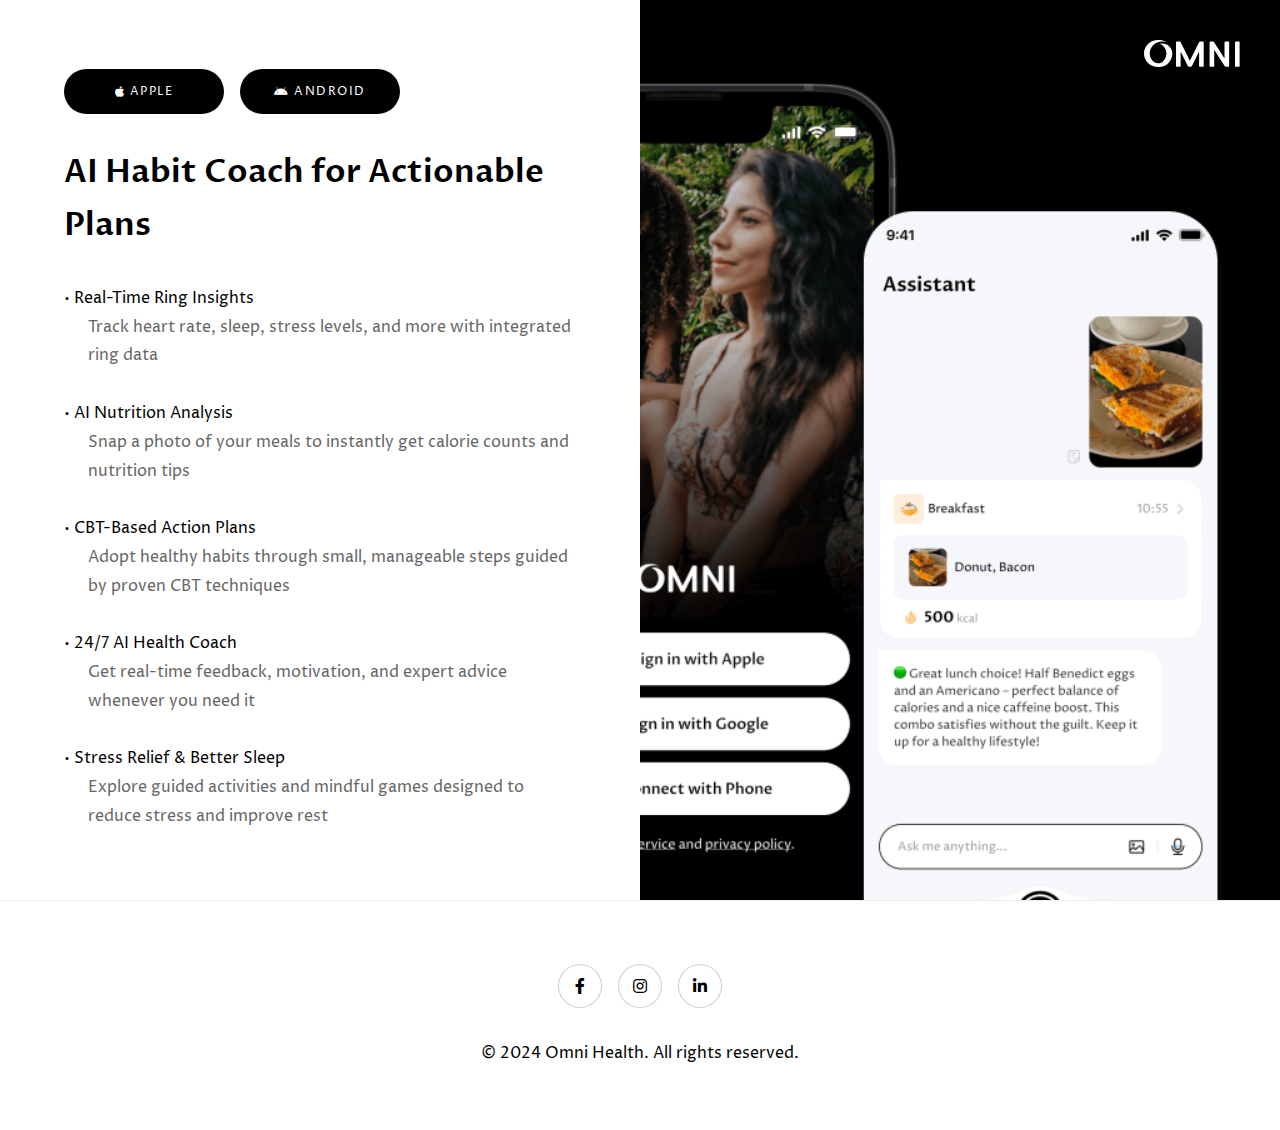
<file: app.html>
<!DOCTYPE HTML>
<html>
<head>
    <title>Omni Health - App Download</title>
    <meta charset="utf-8" />
    <meta name="viewport" content="width=device-width, initial-scale=1, user-scalable=no" />
    <link rel="stylesheet" href="assets/sass/main.css" />
    <link rel="stylesheet" href="assets/sass/fontawesome-all.min.css" />
    <noscript>
        <link rel="stylesheet" href="assets/sass/noscript.css" />
    </noscript>
    <style>
        @media screen and (max-width: 736px) {
            .banner h1 {
                font-size: 2em !important;
            }
        }
        .banner .content p {
            text-align: left;
        }
    </style>
</head>

<body class="is-preload">
    <!-- Wrapper -->
    <div id="wrapper" class="divided">
        <!-- Main Section -->
        <section class="banner style1 orient-left content-align-left image-position-right fullscreen onload-image-fade-in onload-content-fade-right">
            <div class="content">
                <div class="download-buttons" style="display: flex; gap: 1rem; margin-bottom: 2rem;">
                    <a id="apple-download-btn" href="https://apps.apple.com/us/app/omni-health-weight-wellness/id6612026553" class="button primary big" style="min-width: 160px; padding: 0 1.5rem; display: inline-flex; align-items: center; justify-content: center; text-decoration: none;">
                        <i class="fab fa-apple"></i>&nbsp;Apple
                    </a>
                    <a id="android-download-btn" href="https://play.google.com/store/apps/details?id=com.omnihealth.international&pli=1" class="button primary big" style="min-width: 160px; padding: 0 1.5rem; display: inline-flex; align-items: center; justify-content: center; text-decoration: none;">
                        <i class="fab fa-android"></i>&nbsp;Android
                    </a>
                </div>
                <p class="major" style="font-weight: 600; font-size: 2em;">AI Habit Coach for Actionable Plans</p>
                <p style="line-height: 1.8;">
                    <strong>• Real-Time Ring Insights</strong><br>
                    <span style="margin-left: 1.5em; color: #666; display: block;">Track heart rate, sleep, stress levels, and more with integrated ring data</span><br>
                    <strong>• AI Nutrition Analysis</strong><br>
                    <span style="margin-left: 1.5em; color: #666; display: block;">Snap a photo of your meals to instantly get calorie counts and nutrition tips</span><br>
                    <strong>• CBT-Based Action Plans</strong><br>
                    <span style="margin-left: 1.5em; color: #666; display: block;">Adopt healthy habits through small, manageable steps guided by proven CBT techniques</span><br>
                    <strong>• 24/7 AI Health Coach</strong><br>
                    <span style="margin-left: 1.5em; color: #666; display: block;">Get real-time feedback, motivation, and expert advice whenever you need it</span><br>
                    <strong>• Stress Relief & Better Sleep</strong><br>
                    <span style="margin-left: 1.5em; color: #666; display: block;">Explore guided activities and mindful games designed to reduce stress and improve rest</span>
                </p>
            </div>
            <div class="image">
                <img src="images/spotlight01.png" alt="Omni Health App" />
                <a href="/">
                    <img src="images/logo.svg" alt="" class="logo" />
                </a>
            </div>
        </section>

        <!-- Footer -->
        <footer class="wrapper style1 align-center">
            <div class="inner">
                <ul class="icons">
                    <li><a href="https://www.facebook.com/profile.php?id=61568675025919" class="icon brands style2 fa-facebook-f"><span class="label">Facebook</span></a></li>
                    <li><a href="https://www.instagram.com/omnihealth.ai/profilecard/?igsh=MXB4bWd4ZHU5dDNmNg==" class="icon brands style2 fa-instagram"><span class="label">Instagram</span></a></li>
                    <li><a href="https://www.linkedin.com/in/sunzhaonan/" class="icon brands style2 fa-linkedin-in"><span class="label">LinkedIn</span></a></li>
                </ul>
                <p>&copy; 2024 Omni Health. All rights reserved.</p>
            </div>
        </footer>
    </div>

    <!-- Scripts -->
    <script src="assets/js/jquery.min.js"></script>
    <script src="assets/js/jquery.scrollex.min.js"></script>
    <script src="assets/js/jquery.scrolly.min.js"></script>
    <script src="assets/js/browser.min.js"></script>
    <script src="assets/js/breakpoints.min.js"></script>
    <script src="assets/js/util.js"></script>
    <script src="assets/js/main.js"></script>
    <script>
        // 根据浏览器语言和设备类型设置下载链接
        (function() {
            var language = navigator.language || navigator.userLanguage || '';
            var isChinese = language.toLowerCase().startsWith('zh');
            var userAgent = navigator.userAgent || '';
            var isMobile = /Android|webOS|iPhone|iPad|iPod|BlackBerry|IEMobile|Opera Mini/i.test(userAgent);

            var appleBtn = document.getElementById('apple-download-btn');
            var androidBtn = document.getElementById('android-download-btn');

            if (!appleBtn || !androidBtn) {
                return;
            }

            var appleCnLink = 'https://apps.apple.com/cn/app/%E5%85%83%E5%BF%B5%E5%81%A5%E5%BA%B7-%E7%9D%A1%E7%9C%A0%E5%8E%8B%E5%8A%9B%E7%B2%BE%E5%8A%9B%E4%BD%93%E9%87%8D%E4%BB%A3%E8%B0%A2%E5%81%A5%E5%BA%B7%E7%AE%A1%E7%90%86/id6504599573';
            var appleGlobalLink = 'https://apps.apple.com/us/app/omni-health-ai-energy-coach/id6612026553';
            var androidCnPcLink = 'https://sj.qq.com/appdetail/com.shuzhiyunkang.health.ai';
            var androidCnMobileLink = 'market://search?q=快康AI助手';
            var androidGlobalLink = 'https://play.google.com/store/apps/details?id=com.omnihealth.international';

            if (isMobile) {
                if (isChinese) {
                    appleBtn.href = appleCnLink;
                    androidBtn.href = androidCnMobileLink;
                } else {
                    appleBtn.href = appleGlobalLink;
                    androidBtn.href = androidGlobalLink;
                }
            } else {
                if (isChinese) {
                    appleBtn.href = appleCnLink;
                    androidBtn.href = androidCnPcLink;
                } else {
                    appleBtn.href = appleGlobalLink;
                    androidBtn.href = androidGlobalLink;
                }
            }
        })();
    </script>
</body>
</html>
</file>
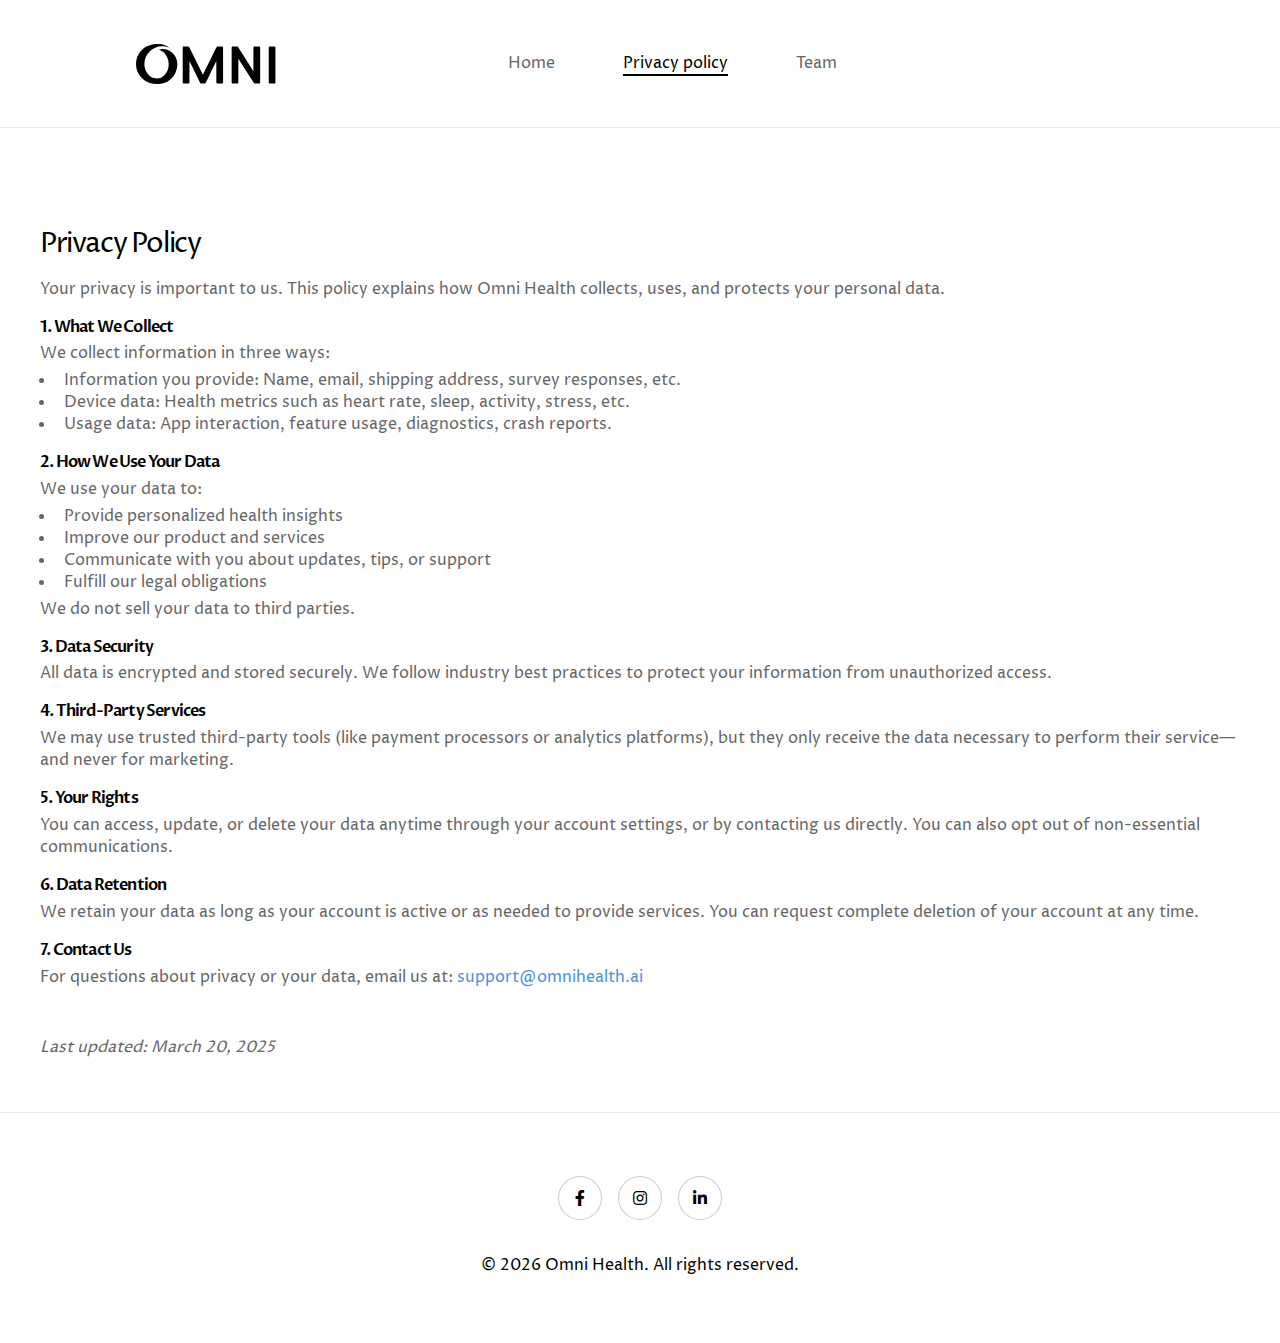
<file: privacy-policy.html>
<!DOCTYPE html>
<html>
  <head>
    <title>Privacy Policy - Omni Health</title>
    <meta charset="utf-8" />
    <meta
      name="viewport"
      content="width=device-width, initial-scale=1, user-scalable=no"
    />
    <link rel="stylesheet" href="assets/sass/main.css" />
    <link rel="stylesheet" href="assets/sass/fontawesome-all.min.css" />
    <noscript>
      <link rel="stylesheet" href="assets/sass/noscript.css" />
    </noscript>
  </head>

  <body class="is-preload">
    <!-- Navigation -->
    <nav id="nav">
      <div class="nav-container">
        <a href="/" class="logo-link">
          <img src="images/logo-black.svg" alt="Omni Health" />
        </a>
        <div class="nav-links">
          <a href="/">Home</a>
          <a href="/privacy-policy.html" class="active">Privacy policy</a>
          <a href="/team.html">Team</a>
        </div>
      </div>
    </nav>

    <!-- Wrapper -->
    <div id="wrapper" class="divided">
      <!-- Main Content -->
      <section class="wrapper style1">
        <div class="privacy-content">
          <h1>Privacy Policy</h1>

          <p>
            Your privacy is important to us. This policy explains how Omni
            Health collects, uses, and protects your personal data.
          </p>

          <h2>1. What We Collect</h2>
          <p>We collect information in three ways:</p>
          <ul>
            <li>
              Information you provide: Name, email, shipping address, survey
              responses, etc.
            </li>
            <li>
              Device data: Health metrics such as heart rate, sleep, activity,
              stress, etc.
            </li>
            <li>
              Usage data: App interaction, feature usage, diagnostics, crash
              reports.
            </li>
          </ul>

          <h2>2. How We Use Your Data</h2>
          <p>We use your data to:</p>
          <ul>
            <li>Provide personalized health insights</li>
            <li>Improve our product and services</li>
            <li>Communicate with you about updates, tips, or support</li>
            <li>Fulfill our legal obligations</li>
          </ul>
          <p>We do not sell your data to third parties.</p>

          <h2>3. Data Security</h2>
          <p>
            All data is encrypted and stored securely. We follow industry best
            practices to protect your information from unauthorized access.
          </p>

          <h2>4. Third-Party Services</h2>
          <p>
            We may use trusted third-party tools (like payment processors or
            analytics platforms), but they only receive the data necessary to
            perform their service—and never for marketing.
          </p>

          <h2>5. Your Rights</h2>
          <p>
            You can access, update, or delete your data anytime through your
            account settings, or by contacting us directly. You can also opt out
            of non-essential communications.
          </p>

          <h2>6. Data Retention</h2>
          <p>
            We retain your data as long as your account is active or as needed
            to provide services. You can request complete deletion of your
            account at any time.
          </p>

          <h2>7. Contact Us</h2>
          <p>
            For questions about privacy or your data, email us at:
            <a href="mailto:support@omnihealth.ai">support@omnihealth.ai</a>
          </p>

          <p class="last-updated">Last updated: March 20, 2025</p>
        </div>
      </section>

      <!-- Footer -->
      <footer class="wrapper style1 align-center">
        <div class="inner">
          <ul class="icons">
            <li>
              <a
                href="https://www.facebook.com/profile.php?id=100090966766110"
                class="icon brands style2 fa-facebook-f"
                ><span class="label">Facebook</span></a
              >
            </li>
            <li>
              <a
                href="https://www.instagram.com/omnihealth.ring"
                class="icon brands style2 fa-instagram"
                ><span class="label">Instagram</span></a
              >
            </li>
            <li>
              <a
                href="https://www.linkedin.com/in/sunzhaonan/"
                class="icon brands style2 fa-linkedin-in"
                ><span class="label">LinkedIn</span></a
              >
            </li>
            <!-- <li><a href="#" class="icon style2 fa-envelope"><span class="label">Email</span></a></li> -->
          </ul>
          <p>
            &copy;
            <script>
              document.write(new Date().getFullYear());
            </script>
            Omni Health. All rights reserved.
          </p>
        </div>
      </footer>
    </div>

    <!-- Scripts -->
    <script src="assets/js/jquery.min.js"></script>
    <script src="assets/js/jquery.scrollex.min.js"></script>
    <script src="assets/js/jquery.scrolly.min.js"></script>
    <script src="assets/js/browser.min.js"></script>
    <script src="assets/js/breakpoints.min.js"></script>
    <script src="assets/js/util.js"></script>
    <script src="assets/js/main.js"></script>
  </body>
</html>
</file>
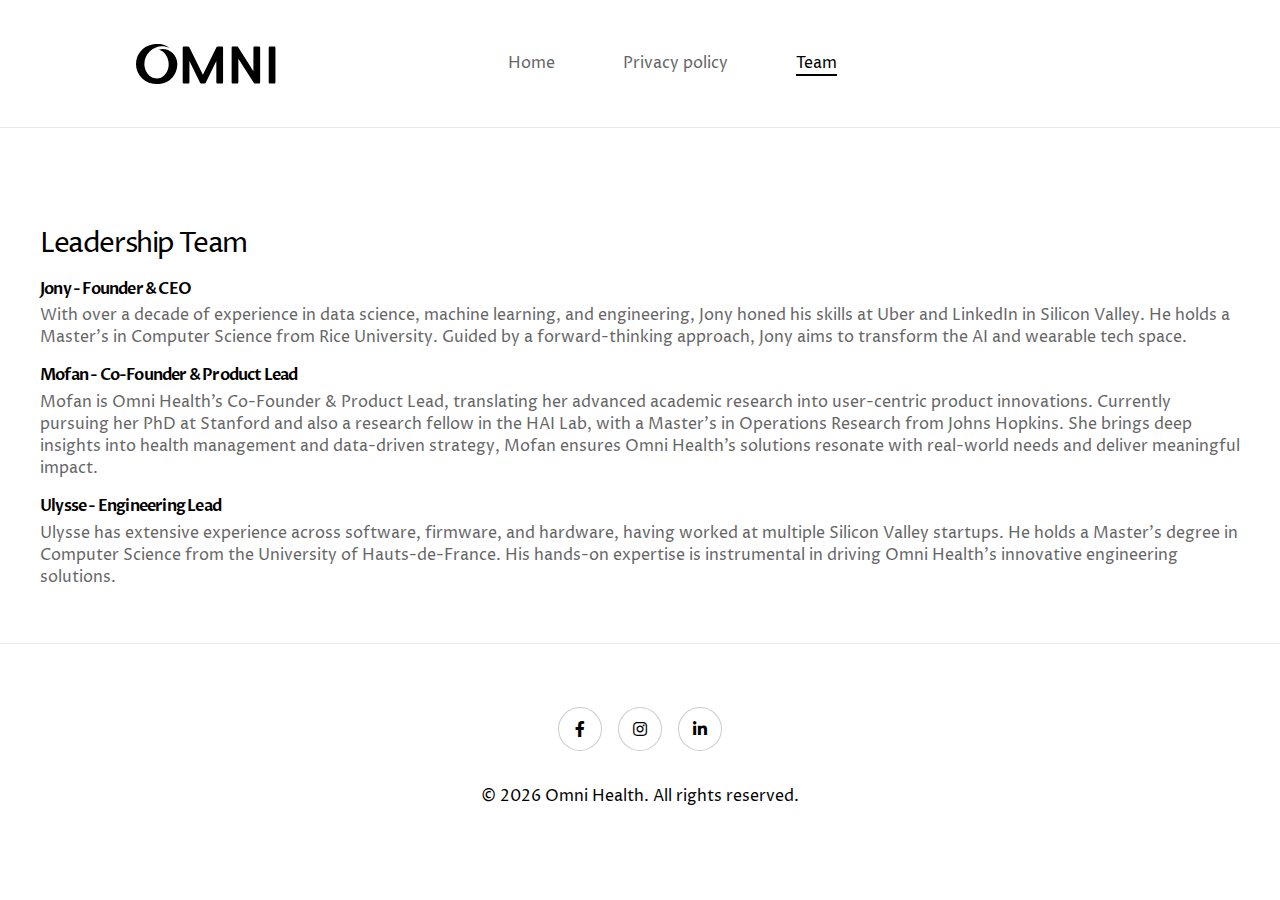
<file: team.html>
<!DOCTYPE html>
<html>
  <head>
    <title>Leadership Team - Omni Health</title>
    <meta charset="utf-8" />
    <meta
      name="viewport"
      content="width=device-width, initial-scale=1, user-scalable=no"
    />
    <link rel="stylesheet" href="assets/sass/main.css" />
    <link rel="stylesheet" href="assets/sass/fontawesome-all.min.css" />
    <noscript>
      <link rel="stylesheet" href="assets/sass/noscript.css" />
    </noscript>
  </head>

  <body class="is-preload">
    <!-- Navigation -->
    <nav id="nav">
      <div class="nav-container">
        <a href="/" class="logo-link">
          <img src="images/logo-black.svg" alt="Omni Health" />
        </a>
        <div class="nav-links">
          <a href="/">Home</a>
          <a href="/privacy-policy.html">Privacy policy</a>
          <a href="/team.html" class="active">Team</a>
        </div>
      </div>
    </nav>

    <!-- Wrapper -->
    <div id="wrapper" class="divided">
      <!-- Main Content -->
      <section class="wrapper style1">
        <div class="privacy-content">
          <h1>Leadership Team</h1>

          <div class="team-member">
            <h2>Jony - Founder & CEO</h2>
            <p>
              With over a decade of experience in data science, machine
              learning, and engineering, Jony honed his skills at Uber and
              LinkedIn in Silicon Valley. He holds a Master's in Computer
              Science from Rice University. Guided by a forward-thinking
              approach, Jony aims to transform the AI and wearable tech space.
            </p>
          </div>

          <div class="team-member">
            <h2>Mofan - Co-Founder & Product Lead</h2>
            <p>
              Mofan is Omni Health’s Co-Founder & Product Lead, translating her advanced academic research into user-centric product
              innovations. Currently pursuing her PhD at Stanford and also a research fellow in the HAI Lab, with a Master’s in
              Operations Research from Johns Hopkins. She brings deep insights into health management and data-driven strategy, Mofan
              ensures Omni Health’s solutions resonate with real-world needs and deliver meaningful impact.
            </p>
          </div>

          <div class="team-member">
            <h2>Ulysse - Engineering Lead</h2>
            <p>
              Ulysse has extensive experience across software, firmware, and
              hardware, having worked at multiple Silicon Valley startups. He
              holds a Master's degree in Computer Science from the University of
              Hauts-de-France. His hands-on expertise is instrumental in driving
              Omni Health's innovative engineering solutions.
            </p>
          </div>
        </div>
      </section>

      <!-- Footer -->
      <footer class="wrapper style1 align-center">
        <div class="inner">
          <ul class="icons">
            <li>
              <a
                href="https://www.facebook.com/profile.php?id=100090966766110"
                class="icon brands style2 fa-facebook-f"
                ><span class="label">Facebook</span></a
              >
            </li>
            <li>
              <a
                href="https://www.instagram.com/omnihealth.ring"
                class="icon brands style2 fa-instagram"
                ><span class="label">Instagram</span></a
              >
            </li>
            <li>
              <a
                href="https://www.linkedin.com/in/sunzhaonan/"
                class="icon brands style2 fa-linkedin-in"
                ><span class="label">LinkedIn</span></a
              >
            </li>
          </ul>
          <p>
            &copy;
            <script>
              document.write(new Date().getFullYear());
            </script>
            Omni Health. All rights reserved.
          </p>
        </div>
      </footer>
    </div>

    <!-- Scripts -->
    <script src="assets/js/jquery.min.js"></script>
    <script src="assets/js/jquery.scrollex.min.js"></script>
    <script src="assets/js/jquery.scrolly.min.js"></script>
    <script src="assets/js/browser.min.js"></script>
    <script src="assets/js/breakpoints.min.js"></script>
    <script src="assets/js/util.js"></script>
    <script src="assets/js/main.js"></script>
  </body>
</html>
</file>
<file: assets/sass/noscript.css>
@font-face {
  font-family: 'Proza Libre';
  src: url("../webfonts/ProzaLibre-Regular.ttf") format("truetype");
  font-weight: 300;
  font-style: normal;
}

@font-face {
  font-family: 'Proza Libre';
  src: url("../webfonts/ProzaLibre-Regular.ttf") format("truetype");
  font-weight: 400;
  font-style: normal;
}

@font-face {
  font-family: 'Proza Libre';
  src: url("../webfonts/ProzaLibre-SemiBold.ttf") format("truetype");
  font-weight: 500;
  font-style: normal;
}

@font-face {
  font-family: 'Proza Libre';
  src: url("../webfonts/ProzaLibre-SemiBold.ttf") format("truetype");
  font-weight: 600;
  font-style: normal;
}

@font-face {
  font-family: 'Proza Libre';
  src: url("../webfonts/ProzaLibre-SemiBold.ttf") format("truetype");
  font-weight: 700;
  font-style: normal;
}

/*
	Story by HTML5 UP
	html5up.net | @ajlkn
	Free for personal and commercial use under the CCA 3.0 license (html5up.net/license)
*/
/* Banner (transitions) */
.banner.onload-content-fade-up .content {
  -webkit-transition: none;
  transition: none;
}

body.is-preload .banner.onload-content-fade-up .content {
  -webkit-transform: none;
  transform: none;
  opacity: 1;
}

.banner.onload-content-fade-down .content {
  -webkit-transition: none;
  transition: none;
}

body.is-preload .banner.onload-content-fade-down .content {
  -webkit-transform: none;
  transform: none;
  opacity: 1;
}

.banner.onload-content-fade-left .content {
  -webkit-transition: none;
  transition: none;
}

body.is-preload .banner.onload-content-fade-left .content {
  -webkit-transform: none;
  transform: none;
  opacity: 1;
}

.banner.onload-content-fade-right .content {
  -webkit-transition: none;
  transition: none;
}

body.is-preload .banner.onload-content-fade-right .content {
  -webkit-transform: none;
  transform: none;
  opacity: 1;
}

.banner.onload-content-fade-in .content {
  -webkit-transition: none;
  transition: none;
}

body.is-preload .banner.onload-content-fade-in .content {
  -webkit-transform: none;
  transform: none;
  opacity: 1;
}

.banner.onload-image-fade-up .image {
  -webkit-transition: none;
  transition: none;
}

.banner.onload-image-fade-up .image img {
  -webkit-transition: none;
  transition: none;
}

body.is-preload .banner.onload-image-fade-up .image {
  -webkit-transform: none;
  transform: none;
  opacity: 1;
}

body.is-preload .banner.onload-image-fade-up .image img {
  opacity: 1;
}

.banner.onload-image-fade-down .image {
  -webkit-transition: none;
  transition: none;
}

.banner.onload-image-fade-down .image img {
  -webkit-transition: none;
  transition: none;
}

body.is-preload .banner.onload-image-fade-down .image {
  -webkit-transform: none;
  transform: none;
  opacity: 1;
}

body.is-preload .banner.onload-image-fade-down .image img {
  opacity: 1;
}

.banner.onload-image-fade-left .image {
  -webkit-transition: none;
  transition: none;
}

.banner.onload-image-fade-left .image img {
  -webkit-transition: none;
  transition: none;
}

body.is-preload .banner.onload-image-fade-left .image {
  -webkit-transform: none;
  transform: none;
  opacity: 1;
}

body.is-preload .banner.onload-image-fade-left .image img {
  opacity: 1;
}

.banner.onload-image-fade-right .image {
  -webkit-transition: none;
  transition: none;
}

.banner.onload-image-fade-right .image img {
  -webkit-transition: none;
  transition: none;
}

body.is-preload .banner.onload-image-fade-right .image {
  -webkit-transform: none;
  transform: none;
  opacity: 1;
}

body.is-preload .banner.onload-image-fade-right .image img {
  opacity: 1;
}

.banner.onload-image-fade-in .image img {
  -webkit-transition: none;
  transition: none;
}

body.is-preload .banner.onload-image-fade-in .image img {
  opacity: 1;
}

.banner.onscroll-content-fade-up .content {
  -webkit-transition: none;
  transition: none;
}

.banner.onscroll-content-fade-up.is-inactive .content {
  -webkit-transform: none;
  transform: none;
  opacity: 1;
}

.banner.onscroll-content-fade-down .content {
  -webkit-transition: none;
  transition: none;
}

.banner.onscroll-content-fade-down.is-inactive .content {
  -webkit-transform: none;
  transform: none;
  opacity: 1;
}

.banner.onscroll-content-fade-left .content {
  -webkit-transition: none;
  transition: none;
}

.banner.onscroll-content-fade-left.is-inactive .content {
  -webkit-transform: none;
  transform: none;
  opacity: 1;
}

.banner.onscroll-content-fade-right .content {
  -webkit-transition: none;
  transition: none;
}

.banner.onscroll-content-fade-right.is-inactive .content {
  -webkit-transform: none;
  transform: none;
  opacity: 1;
}

.banner.onscroll-content-fade-in .content {
  -webkit-transition: none;
  transition: none;
}

.banner.onscroll-content-fade-in.is-inactive .content {
  -webkit-transform: none;
  transform: none;
  opacity: 1;
}

.banner.onscroll-image-fade-up .image {
  -webkit-transition: none;
  transition: none;
}

.banner.onscroll-image-fade-up .image img {
  -webkit-transition: none;
  transition: none;
}

.banner.onscroll-image-fade-up.is-inactive .image {
  -webkit-transform: none;
  transform: none;
  opacity: 1;
}

.banner.onscroll-image-fade-up.is-inactive .image img {
  opacity: 1;
}

.banner.onscroll-image-fade-down .image {
  -webkit-transition: none;
  transition: none;
}

.banner.onscroll-image-fade-down .image img {
  -webkit-transition: none;
  transition: none;
}

.banner.onscroll-image-fade-down.is-inactive .image {
  -webkit-transform: none;
  transform: none;
  opacity: 1;
}

.banner.onscroll-image-fade-down.is-inactive .image img {
  opacity: 1;
}

.banner.onscroll-image-fade-left .image {
  -webkit-transition: none;
  transition: none;
}

.banner.onscroll-image-fade-left .image img {
  -webkit-transition: none;
  transition: none;
}

.banner.onscroll-image-fade-left.is-inactive .image {
  -webkit-transform: none;
  transform: none;
  opacity: 1;
}

.banner.onscroll-image-fade-left.is-inactive .image img {
  opacity: 1;
}

.banner.onscroll-image-fade-right .image {
  -webkit-transition: none;
  transition: none;
}

.banner.onscroll-image-fade-right .image img {
  -webkit-transition: none;
  transition: none;
}

.banner.onscroll-image-fade-right.is-inactive .image {
  -webkit-transform: none;
  transform: none;
  opacity: 1;
}

.banner.onscroll-image-fade-right.is-inactive .image img {
  opacity: 1;
}

.banner.onscroll-image-fade-in .image img {
  -webkit-transition: none;
  transition: none;
}

.banner.onscroll-image-fade-in.is-inactive .image img {
  opacity: 1;
}
/*# sourceMappingURL=noscript.css.map */
</file>
<file: assets/sass/main.css>
@import url(c:\Users\apple\Documents\omnihealth.github.io\assets\sass\fontawesome-all.min.css);
@import url("https://fonts.googleapis.com/css?family=Source+Sans+Pro:300,300i,400,400i");
@font-face {
  font-family: 'Proza Libre';
  src: url("../webfonts/ProzaLibre-Regular.ttf") format("truetype");
  font-weight: 300;
  font-style: normal;
}

@font-face {
  font-family: 'Proza Libre';
  src: url("../webfonts/ProzaLibre-Regular.ttf") format("truetype");
  font-weight: 400;
  font-style: normal;
}

@font-face {
  font-family: 'Proza Libre';
  src: url("../webfonts/ProzaLibre-SemiBold.ttf") format("truetype");
  font-weight: 500;
  font-style: normal;
}

@font-face {
  font-family: 'Proza Libre';
  src: url("../webfonts/ProzaLibre-SemiBold.ttf") format("truetype");
  font-weight: 600;
  font-style: normal;
}

@font-face {
  font-family: 'Proza Libre';
  src: url("../webfonts/ProzaLibre-SemiBold.ttf") format("truetype");
  font-weight: 700;
  font-style: normal;
}

/*
	Story by HTML5 UP
	html5up.net | @ajlkn
	Free for personal and commercial use under the CCA 3.0 license (html5up.net/license)
*/
html, body, div, span, applet, object,
iframe, h1, h2, h3, h4, h5, h6, p, blockquote,
pre, a, abbr, acronym, address, big, cite,
code, del, dfn, em, img, ins, kbd, q, s, samp,
small, strike, strong, sub, sup, tt, var, b,
u, i, center, dl, dt, dd, ol, ul, li, fieldset,
form, label, legend, table, caption, tbody,
tfoot, thead, tr, th, td, article, aside,
canvas, details, embed, figure, figcaption,
footer, header, hgroup, menu, nav, output, ruby,
section, summary, time, mark, audio, video {
  margin: 0;
  padding: 0;
  border: 0;
  font-size: 100%;
  font: inherit;
  vertical-align: baseline;
}

article, aside, details, figcaption, figure,
footer, header, hgroup, menu, nav, section {
  display: block;
}

body {
  line-height: 1;
}

ol, ul {
  list-style: none;
}

blockquote, q {
  quotes: none;
}

blockquote:before, blockquote:after, q:before, q:after {
  content: '';
  content: none;
}

table {
  border-collapse: collapse;
  border-spacing: 0;
}

body {
  -webkit-text-size-adjust: none;
}

mark {
  background-color: transparent;
  color: inherit;
}

input::-moz-focus-inner {
  border: 0;
  padding: 0;
}

input, select, textarea {
  -moz-appearance: none;
  -webkit-appearance: none;
  -ms-appearance: none;
  appearance: none;
}

/* Basic */
@-ms-viewport {
  width: device-width;
}

body {
  -ms-overflow-style: scrollbar;
}

@media screen and (max-width: 480px) {
  html, body {
    min-width: 320px;
  }
}

html {
  -webkit-box-sizing: border-box;
          box-sizing: border-box;
}

*, *:before, *:after {
  -webkit-box-sizing: inherit;
          box-sizing: inherit;
}

body {
  background: #ffffff;
}

body.is-preload *, body.is-preload *:before, body.is-preload *:after {
  -webkit-animation: none !important;
  animation: none !important;
  -webkit-transition: none !important;
  transition: none !important;
}

/* Type */
html {
  font-size: 18pt;
}

@media screen and (max-width: 1680px) {
  html {
    font-size: 14pt;
  }
}

@media screen and (max-width: 1280px) {
  html {
    font-size: 12pt;
  }
}

@media screen and (max-width: 736px) {
  html {
    font-size: 11pt;
  }
}

@media screen and (max-width: 360px) {
  html {
    font-size: 10pt;
  }
}

body {
  background-color: #ffffff;
  color: #000000;
}

body, input, select, textarea {
  font-family: "Proza Libre", Helvetica, sans-serif;
  font-size: 1rem;
  font-weight: 300;
  line-height: 1.65;
}

a {
  -webkit-transition: color 0.2s ease-in-out;
  transition: color 0.2s ease-in-out;
  text-decoration: underline;
}

a:hover {
  text-decoration: none;
}

strong, b {
  font-weight: 400;
}

em, i {
  font-style: italic;
}

p {
  margin: 0 0 2rem 0;
}

p.major {
  font-size: 1.25rem;
}

h1, h2, h3, h4, h5, h6 {
  font-weight: 300;
  line-height: 1.375;
  letter-spacing: -0.05em;
  margin: 0 0 1rem 0;
}

h1 a, h2 a, h3 a, h4 a, h5 a, h6 a {
  color: inherit;
  text-decoration: none;
}

h1 {
  font-size: 3.5rem;
  line-height: 1.2;
}

h2 {
  font-size: 2.25rem;
}

h3 {
  font-size: 1.5rem;
}

h4 {
  font-size: 1.1rem;
}

h5 {
  font-size: 0.9rem;
}

h6 {
  font-size: 0.7rem;
}

sub {
  font-size: 0.8rem;
  position: relative;
  top: 0.5rem;
}

sup {
  font-size: 0.8rem;
  position: relative;
  top: -0.5rem;
}

blockquote {
  border-left: solid 4px;
  font-style: italic;
  margin: 0 0 2rem 0;
  padding: 0.5rem 0 0.5rem 2rem;
}

code {
  border-radius: 4px;
  font-family: "Courier New", monospace;
  font-size: 0.9em;
  margin: 0 0.25rem;
  padding: 0.25rem 0.325rem;
}

pre {
  -webkit-overflow-scrolling: touch;
  font-family: "Courier New", monospace;
  font-size: 0.9em;
  margin: 0 0 2rem 0;
}

pre code {
  display: block;
  line-height: 1.5;
  padding: 0.75rem 1rem;
  overflow-x: auto;
}

hr {
  border: 0;
  border-bottom: solid 1px;
  margin: 2.5rem 0;
}

hr.major {
  margin: 3.5rem 0;
}

.align-left {
  text-align: left;
}

.align-center {
  text-align: center;
}

.align-right {
  text-align: right;
}

@media screen and (max-width: 736px) {
  p.major {
    font-size: 1.1rem;
  }
  h1 {
    font-size: 2.5rem;
  }
  h2 {
    font-size: 2rem;
  }
  h3 {
    font-size: 1.25rem;
  }
  h4 {
    font-size: 1rem;
  }
}

input, select, textarea {
  color: #000000;
}

a {
  color: #000000;
}

a:hover {
  color: #47D3E5;
}

strong, b {
  color: #000000;
}

h1, h2, h3, h4, h5, h6 {
  color: #000000;
}

blockquote {
  border-left-color: rgba(0, 0, 0, 0.2);
}

code {
  background: rgba(0, 0, 0, 0.05);
  border-color: rgba(0, 0, 0, 0.2);
}

hr {
  border-bottom-color: rgba(0, 0, 0, 0.2);
}

/* Row */
.row {
  display: -webkit-box;
  display: -ms-flexbox;
  display: flex;
  -ms-flex-wrap: wrap;
      flex-wrap: wrap;
  -webkit-box-sizing: border-box;
          box-sizing: border-box;
  -webkit-box-align: stretch;
      -ms-flex-align: stretch;
          align-items: stretch;
}

.row > * {
  -webkit-box-sizing: border-box;
          box-sizing: border-box;
}

.row.gtr-uniform > * > :last-child {
  margin-bottom: 0;
}

.row.aln-left {
  -webkit-box-pack: start;
      -ms-flex-pack: start;
          justify-content: flex-start;
}

.row.aln-center {
  -webkit-box-pack: center;
      -ms-flex-pack: center;
          justify-content: center;
}

.row.aln-right {
  -webkit-box-pack: end;
      -ms-flex-pack: end;
          justify-content: flex-end;
}

.row.aln-top {
  -webkit-box-align: start;
      -ms-flex-align: start;
          align-items: flex-start;
}

.row.aln-middle {
  -webkit-box-align: center;
      -ms-flex-align: center;
          align-items: center;
}

.row.aln-bottom {
  -webkit-box-align: end;
      -ms-flex-align: end;
          align-items: flex-end;
}

.row > .imp {
  -webkit-box-ordinal-group: 0;
      -ms-flex-order: -1;
          order: -1;
}

.row > .col-1 {
  width: 8.33333%;
}

.row > .off-1 {
  margin-left: 8.33333%;
}

.row > .col-2 {
  width: 16.66667%;
}

.row > .off-2 {
  margin-left: 16.66667%;
}

.row > .col-3 {
  width: 25%;
}

.row > .off-3 {
  margin-left: 25%;
}

.row > .col-4 {
  width: 33.33333%;
}

.row > .off-4 {
  margin-left: 33.33333%;
}

.row > .col-5 {
  width: 41.66667%;
}

.row > .off-5 {
  margin-left: 41.66667%;
}

.row > .col-6 {
  width: 50%;
}

.row > .off-6 {
  margin-left: 50%;
}

.row > .col-7 {
  width: 58.33333%;
}

.row > .off-7 {
  margin-left: 58.33333%;
}

.row > .col-8 {
  width: 66.66667%;
}

.row > .off-8 {
  margin-left: 66.66667%;
}

.row > .col-9 {
  width: 75%;
}

.row > .off-9 {
  margin-left: 75%;
}

.row > .col-10 {
  width: 83.33333%;
}

.row > .off-10 {
  margin-left: 83.33333%;
}

.row > .col-11 {
  width: 91.66667%;
}

.row > .off-11 {
  margin-left: 91.66667%;
}

.row > .col-12 {
  width: 100%;
}

.row > .off-12 {
  margin-left: 100%;
}

.row.gtr-0 {
  margin-top: 0;
  margin-left: 0rem;
}

.row.gtr-0 > * {
  padding: 0 0 0 0rem;
}

.row.gtr-0.gtr-uniform {
  margin-top: 0rem;
}

.row.gtr-0.gtr-uniform > * {
  padding-top: 0rem;
}

.row.gtr-25 {
  margin-top: 0;
  margin-left: -0.5rem;
}

.row.gtr-25 > * {
  padding: 0 0 0 0.5rem;
}

.row.gtr-25.gtr-uniform {
  margin-top: -0.5rem;
}

.row.gtr-25.gtr-uniform > * {
  padding-top: 0.5rem;
}

.row.gtr-50 {
  margin-top: 0;
  margin-left: -1rem;
}

.row.gtr-50 > * {
  padding: 0 0 0 1rem;
}

.row.gtr-50.gtr-uniform {
  margin-top: -1rem;
}

.row.gtr-50.gtr-uniform > * {
  padding-top: 1rem;
}

.row {
  margin-top: 0;
  margin-left: -2rem;
}

.row > * {
  padding: 0 0 0 2rem;
}

.row.gtr-uniform {
  margin-top: -2rem;
}

.row.gtr-uniform > * {
  padding-top: 2rem;
}

.row.gtr-150 {
  margin-top: 0;
  margin-left: -3rem;
}

.row.gtr-150 > * {
  padding: 0 0 0 3rem;
}

.row.gtr-150.gtr-uniform {
  margin-top: -3rem;
}

.row.gtr-150.gtr-uniform > * {
  padding-top: 3rem;
}

.row.gtr-200 {
  margin-top: 0;
  margin-left: -4rem;
}

.row.gtr-200 > * {
  padding: 0 0 0 4rem;
}

.row.gtr-200.gtr-uniform {
  margin-top: -4rem;
}

.row.gtr-200.gtr-uniform > * {
  padding-top: 4rem;
}

@media screen and (max-width: 1680px) {
  .row {
    display: -webkit-box;
    display: -ms-flexbox;
    display: flex;
    -ms-flex-wrap: wrap;
        flex-wrap: wrap;
    -webkit-box-sizing: border-box;
            box-sizing: border-box;
    -webkit-box-align: stretch;
        -ms-flex-align: stretch;
            align-items: stretch;
  }
  .row > * {
    -webkit-box-sizing: border-box;
            box-sizing: border-box;
  }
  .row.gtr-uniform > * > :last-child {
    margin-bottom: 0;
  }
  .row.aln-left {
    -webkit-box-pack: start;
        -ms-flex-pack: start;
            justify-content: flex-start;
  }
  .row.aln-center {
    -webkit-box-pack: center;
        -ms-flex-pack: center;
            justify-content: center;
  }
  .row.aln-right {
    -webkit-box-pack: end;
        -ms-flex-pack: end;
            justify-content: flex-end;
  }
  .row.aln-top {
    -webkit-box-align: start;
        -ms-flex-align: start;
            align-items: flex-start;
  }
  .row.aln-middle {
    -webkit-box-align: center;
        -ms-flex-align: center;
            align-items: center;
  }
  .row.aln-bottom {
    -webkit-box-align: end;
        -ms-flex-align: end;
            align-items: flex-end;
  }
  .row > .imp-xlarge {
    -webkit-box-ordinal-group: 0;
        -ms-flex-order: -1;
            order: -1;
  }
  .row > .col-1-xlarge {
    width: 8.33333%;
  }
  .row > .off-1-xlarge {
    margin-left: 8.33333%;
  }
  .row > .col-2-xlarge {
    width: 16.66667%;
  }
  .row > .off-2-xlarge {
    margin-left: 16.66667%;
  }
  .row > .col-3-xlarge {
    width: 25%;
  }
  .row > .off-3-xlarge {
    margin-left: 25%;
  }
  .row > .col-4-xlarge {
    width: 33.33333%;
  }
  .row > .off-4-xlarge {
    margin-left: 33.33333%;
  }
  .row > .col-5-xlarge {
    width: 41.66667%;
  }
  .row > .off-5-xlarge {
    margin-left: 41.66667%;
  }
  .row > .col-6-xlarge {
    width: 50%;
  }
  .row > .off-6-xlarge {
    margin-left: 50%;
  }
  .row > .col-7-xlarge {
    width: 58.33333%;
  }
  .row > .off-7-xlarge {
    margin-left: 58.33333%;
  }
  .row > .col-8-xlarge {
    width: 66.66667%;
  }
  .row > .off-8-xlarge {
    margin-left: 66.66667%;
  }
  .row > .col-9-xlarge {
    width: 75%;
  }
  .row > .off-9-xlarge {
    margin-left: 75%;
  }
  .row > .col-10-xlarge {
    width: 83.33333%;
  }
  .row > .off-10-xlarge {
    margin-left: 83.33333%;
  }
  .row > .col-11-xlarge {
    width: 91.66667%;
  }
  .row > .off-11-xlarge {
    margin-left: 91.66667%;
  }
  .row > .col-12-xlarge {
    width: 100%;
  }
  .row > .off-12-xlarge {
    margin-left: 100%;
  }
  .row.gtr-0 {
    margin-top: 0;
    margin-left: 0rem;
  }
  .row.gtr-0 > * {
    padding: 0 0 0 0rem;
  }
  .row.gtr-0.gtr-uniform {
    margin-top: 0rem;
  }
  .row.gtr-0.gtr-uniform > * {
    padding-top: 0rem;
  }
  .row.gtr-25 {
    margin-top: 0;
    margin-left: -0.5rem;
  }
  .row.gtr-25 > * {
    padding: 0 0 0 0.5rem;
  }
  .row.gtr-25.gtr-uniform {
    margin-top: -0.5rem;
  }
  .row.gtr-25.gtr-uniform > * {
    padding-top: 0.5rem;
  }
  .row.gtr-50 {
    margin-top: 0;
    margin-left: -1rem;
  }
  .row.gtr-50 > * {
    padding: 0 0 0 1rem;
  }
  .row.gtr-50.gtr-uniform {
    margin-top: -1rem;
  }
  .row.gtr-50.gtr-uniform > * {
    padding-top: 1rem;
  }
  .row {
    margin-top: 0;
    margin-left: -2rem;
  }
  .row > * {
    padding: 0 0 0 2rem;
  }
  .row.gtr-uniform {
    margin-top: -2rem;
  }
  .row.gtr-uniform > * {
    padding-top: 2rem;
  }
  .row.gtr-150 {
    margin-top: 0;
    margin-left: -3rem;
  }
  .row.gtr-150 > * {
    padding: 0 0 0 3rem;
  }
  .row.gtr-150.gtr-uniform {
    margin-top: -3rem;
  }
  .row.gtr-150.gtr-uniform > * {
    padding-top: 3rem;
  }
  .row.gtr-200 {
    margin-top: 0;
    margin-left: -4rem;
  }
  .row.gtr-200 > * {
    padding: 0 0 0 4rem;
  }
  .row.gtr-200.gtr-uniform {
    margin-top: -4rem;
  }
  .row.gtr-200.gtr-uniform > * {
    padding-top: 4rem;
  }
}

@media screen and (max-width: 1280px) {
  .row {
    display: -webkit-box;
    display: -ms-flexbox;
    display: flex;
    -ms-flex-wrap: wrap;
        flex-wrap: wrap;
    -webkit-box-sizing: border-box;
            box-sizing: border-box;
    -webkit-box-align: stretch;
        -ms-flex-align: stretch;
            align-items: stretch;
  }
  .row > * {
    -webkit-box-sizing: border-box;
            box-sizing: border-box;
  }
  .row.gtr-uniform > * > :last-child {
    margin-bottom: 0;
  }
  .row.aln-left {
    -webkit-box-pack: start;
        -ms-flex-pack: start;
            justify-content: flex-start;
  }
  .row.aln-center {
    -webkit-box-pack: center;
        -ms-flex-pack: center;
            justify-content: center;
  }
  .row.aln-right {
    -webkit-box-pack: end;
        -ms-flex-pack: end;
            justify-content: flex-end;
  }
  .row.aln-top {
    -webkit-box-align: start;
        -ms-flex-align: start;
            align-items: flex-start;
  }
  .row.aln-middle {
    -webkit-box-align: center;
        -ms-flex-align: center;
            align-items: center;
  }
  .row.aln-bottom {
    -webkit-box-align: end;
        -ms-flex-align: end;
            align-items: flex-end;
  }
  .row > .imp-large {
    -webkit-box-ordinal-group: 0;
        -ms-flex-order: -1;
            order: -1;
  }
  .row > .col-1-large {
    width: 8.33333%;
  }
  .row > .off-1-large {
    margin-left: 8.33333%;
  }
  .row > .col-2-large {
    width: 16.66667%;
  }
  .row > .off-2-large {
    margin-left: 16.66667%;
  }
  .row > .col-3-large {
    width: 25%;
  }
  .row > .off-3-large {
    margin-left: 25%;
  }
  .row > .col-4-large {
    width: 33.33333%;
  }
  .row > .off-4-large {
    margin-left: 33.33333%;
  }
  .row > .col-5-large {
    width: 41.66667%;
  }
  .row > .off-5-large {
    margin-left: 41.66667%;
  }
  .row > .col-6-large {
    width: 50%;
  }
  .row > .off-6-large {
    margin-left: 50%;
  }
  .row > .col-7-large {
    width: 58.33333%;
  }
  .row > .off-7-large {
    margin-left: 58.33333%;
  }
  .row > .col-8-large {
    width: 66.66667%;
  }
  .row > .off-8-large {
    margin-left: 66.66667%;
  }
  .row > .col-9-large {
    width: 75%;
  }
  .row > .off-9-large {
    margin-left: 75%;
  }
  .row > .col-10-large {
    width: 83.33333%;
  }
  .row > .off-10-large {
    margin-left: 83.33333%;
  }
  .row > .col-11-large {
    width: 91.66667%;
  }
  .row > .off-11-large {
    margin-left: 91.66667%;
  }
  .row > .col-12-large {
    width: 100%;
  }
  .row > .off-12-large {
    margin-left: 100%;
  }
  .row.gtr-0 {
    margin-top: 0;
    margin-left: 0rem;
  }
  .row.gtr-0 > * {
    padding: 0 0 0 0rem;
  }
  .row.gtr-0.gtr-uniform {
    margin-top: 0rem;
  }
  .row.gtr-0.gtr-uniform > * {
    padding-top: 0rem;
  }
  .row.gtr-25 {
    margin-top: 0;
    margin-left: -0.5rem;
  }
  .row.gtr-25 > * {
    padding: 0 0 0 0.5rem;
  }
  .row.gtr-25.gtr-uniform {
    margin-top: -0.5rem;
  }
  .row.gtr-25.gtr-uniform > * {
    padding-top: 0.5rem;
  }
  .row.gtr-50 {
    margin-top: 0;
    margin-left: -1rem;
  }
  .row.gtr-50 > * {
    padding: 0 0 0 1rem;
  }
  .row.gtr-50.gtr-uniform {
    margin-top: -1rem;
  }
  .row.gtr-50.gtr-uniform > * {
    padding-top: 1rem;
  }
  .row {
    margin-top: 0;
    margin-left: -2rem;
  }
  .row > * {
    padding: 0 0 0 2rem;
  }
  .row.gtr-uniform {
    margin-top: -2rem;
  }
  .row.gtr-uniform > * {
    padding-top: 2rem;
  }
  .row.gtr-150 {
    margin-top: 0;
    margin-left: -3rem;
  }
  .row.gtr-150 > * {
    padding: 0 0 0 3rem;
  }
  .row.gtr-150.gtr-uniform {
    margin-top: -3rem;
  }
  .row.gtr-150.gtr-uniform > * {
    padding-top: 3rem;
  }
  .row.gtr-200 {
    margin-top: 0;
    margin-left: -4rem;
  }
  .row.gtr-200 > * {
    padding: 0 0 0 4rem;
  }
  .row.gtr-200.gtr-uniform {
    margin-top: -4rem;
  }
  .row.gtr-200.gtr-uniform > * {
    padding-top: 4rem;
  }
}

@media screen and (max-width: 980px) {
  .row {
    display: -webkit-box;
    display: -ms-flexbox;
    display: flex;
    -ms-flex-wrap: wrap;
        flex-wrap: wrap;
    -webkit-box-sizing: border-box;
            box-sizing: border-box;
    -webkit-box-align: stretch;
        -ms-flex-align: stretch;
            align-items: stretch;
  }
  .row > * {
    -webkit-box-sizing: border-box;
            box-sizing: border-box;
  }
  .row.gtr-uniform > * > :last-child {
    margin-bottom: 0;
  }
  .row.aln-left {
    -webkit-box-pack: start;
        -ms-flex-pack: start;
            justify-content: flex-start;
  }
  .row.aln-center {
    -webkit-box-pack: center;
        -ms-flex-pack: center;
            justify-content: center;
  }
  .row.aln-right {
    -webkit-box-pack: end;
        -ms-flex-pack: end;
            justify-content: flex-end;
  }
  .row.aln-top {
    -webkit-box-align: start;
        -ms-flex-align: start;
            align-items: flex-start;
  }
  .row.aln-middle {
    -webkit-box-align: center;
        -ms-flex-align: center;
            align-items: center;
  }
  .row.aln-bottom {
    -webkit-box-align: end;
        -ms-flex-align: end;
            align-items: flex-end;
  }
  .row > .imp-medium {
    -webkit-box-ordinal-group: 0;
        -ms-flex-order: -1;
            order: -1;
  }
  .row > .col-1-medium {
    width: 8.33333%;
  }
  .row > .off-1-medium {
    margin-left: 8.33333%;
  }
  .row > .col-2-medium {
    width: 16.66667%;
  }
  .row > .off-2-medium {
    margin-left: 16.66667%;
  }
  .row > .col-3-medium {
    width: 25%;
  }
  .row > .off-3-medium {
    margin-left: 25%;
  }
  .row > .col-4-medium {
    width: 33.33333%;
  }
  .row > .off-4-medium {
    margin-left: 33.33333%;
  }
  .row > .col-5-medium {
    width: 41.66667%;
  }
  .row > .off-5-medium {
    margin-left: 41.66667%;
  }
  .row > .col-6-medium {
    width: 50%;
  }
  .row > .off-6-medium {
    margin-left: 50%;
  }
  .row > .col-7-medium {
    width: 58.33333%;
  }
  .row > .off-7-medium {
    margin-left: 58.33333%;
  }
  .row > .col-8-medium {
    width: 66.66667%;
  }
  .row > .off-8-medium {
    margin-left: 66.66667%;
  }
  .row > .col-9-medium {
    width: 75%;
  }
  .row > .off-9-medium {
    margin-left: 75%;
  }
  .row > .col-10-medium {
    width: 83.33333%;
  }
  .row > .off-10-medium {
    margin-left: 83.33333%;
  }
  .row > .col-11-medium {
    width: 91.66667%;
  }
  .row > .off-11-medium {
    margin-left: 91.66667%;
  }
  .row > .col-12-medium {
    width: 100%;
  }
  .row > .off-12-medium {
    margin-left: 100%;
  }
  .row.gtr-0 {
    margin-top: 0;
    margin-left: 0rem;
  }
  .row.gtr-0 > * {
    padding: 0 0 0 0rem;
  }
  .row.gtr-0.gtr-uniform {
    margin-top: 0rem;
  }
  .row.gtr-0.gtr-uniform > * {
    padding-top: 0rem;
  }
  .row.gtr-25 {
    margin-top: 0;
    margin-left: -0.5rem;
  }
  .row.gtr-25 > * {
    padding: 0 0 0 0.5rem;
  }
  .row.gtr-25.gtr-uniform {
    margin-top: -0.5rem;
  }
  .row.gtr-25.gtr-uniform > * {
    padding-top: 0.5rem;
  }
  .row.gtr-50 {
    margin-top: 0;
    margin-left: -1rem;
  }
  .row.gtr-50 > * {
    padding: 0 0 0 1rem;
  }
  .row.gtr-50.gtr-uniform {
    margin-top: -1rem;
  }
  .row.gtr-50.gtr-uniform > * {
    padding-top: 1rem;
  }
  .row {
    margin-top: 0;
    margin-left: -2rem;
  }
  .row > * {
    padding: 0 0 0 2rem;
  }
  .row.gtr-uniform {
    margin-top: -2rem;
  }
  .row.gtr-uniform > * {
    padding-top: 2rem;
  }
  .row.gtr-150 {
    margin-top: 0;
    margin-left: -3rem;
  }
  .row.gtr-150 > * {
    padding: 0 0 0 3rem;
  }
  .row.gtr-150.gtr-uniform {
    margin-top: -3rem;
  }
  .row.gtr-150.gtr-uniform > * {
    padding-top: 3rem;
  }
  .row.gtr-200 {
    margin-top: 0;
    margin-left: -4rem;
  }
  .row.gtr-200 > * {
    padding: 0 0 0 4rem;
  }
  .row.gtr-200.gtr-uniform {
    margin-top: -4rem;
  }
  .row.gtr-200.gtr-uniform > * {
    padding-top: 4rem;
  }
}

@media screen and (max-width: 736px) {
  .row {
    display: -webkit-box;
    display: -ms-flexbox;
    display: flex;
    -ms-flex-wrap: wrap;
        flex-wrap: wrap;
    -webkit-box-sizing: border-box;
            box-sizing: border-box;
    -webkit-box-align: stretch;
        -ms-flex-align: stretch;
            align-items: stretch;
  }
  .row > * {
    -webkit-box-sizing: border-box;
            box-sizing: border-box;
  }
  .row.gtr-uniform > * > :last-child {
    margin-bottom: 0;
  }
  .row.aln-left {
    -webkit-box-pack: start;
        -ms-flex-pack: start;
            justify-content: flex-start;
  }
  .row.aln-center {
    -webkit-box-pack: center;
        -ms-flex-pack: center;
            justify-content: center;
  }
  .row.aln-right {
    -webkit-box-pack: end;
        -ms-flex-pack: end;
            justify-content: flex-end;
  }
  .row.aln-top {
    -webkit-box-align: start;
        -ms-flex-align: start;
            align-items: flex-start;
  }
  .row.aln-middle {
    -webkit-box-align: center;
        -ms-flex-align: center;
            align-items: center;
  }
  .row.aln-bottom {
    -webkit-box-align: end;
        -ms-flex-align: end;
            align-items: flex-end;
  }
  .row > .imp-small {
    -webkit-box-ordinal-group: 0;
        -ms-flex-order: -1;
            order: -1;
  }
  .row > .col-1-small {
    width: 8.33333%;
  }
  .row > .off-1-small {
    margin-left: 8.33333%;
  }
  .row > .col-2-small {
    width: 16.66667%;
  }
  .row > .off-2-small {
    margin-left: 16.66667%;
  }
  .row > .col-3-small {
    width: 25%;
  }
  .row > .off-3-small {
    margin-left: 25%;
  }
  .row > .col-4-small {
    width: 33.33333%;
  }
  .row > .off-4-small {
    margin-left: 33.33333%;
  }
  .row > .col-5-small {
    width: 41.66667%;
  }
  .row > .off-5-small {
    margin-left: 41.66667%;
  }
  .row > .col-6-small {
    width: 50%;
  }
  .row > .off-6-small {
    margin-left: 50%;
  }
  .row > .col-7-small {
    width: 58.33333%;
  }
  .row > .off-7-small {
    margin-left: 58.33333%;
  }
  .row > .col-8-small {
    width: 66.66667%;
  }
  .row > .off-8-small {
    margin-left: 66.66667%;
  }
  .row > .col-9-small {
    width: 75%;
  }
  .row > .off-9-small {
    margin-left: 75%;
  }
  .row > .col-10-small {
    width: 83.33333%;
  }
  .row > .off-10-small {
    margin-left: 83.33333%;
  }
  .row > .col-11-small {
    width: 91.66667%;
  }
  .row > .off-11-small {
    margin-left: 91.66667%;
  }
  .row > .col-12-small {
    width: 100%;
  }
  .row > .off-12-small {
    margin-left: 100%;
  }
  .row.gtr-0 {
    margin-top: 0;
    margin-left: 0rem;
  }
  .row.gtr-0 > * {
    padding: 0 0 0 0rem;
  }
  .row.gtr-0.gtr-uniform {
    margin-top: 0rem;
  }
  .row.gtr-0.gtr-uniform > * {
    padding-top: 0rem;
  }
  .row.gtr-25 {
    margin-top: 0;
    margin-left: -0.5rem;
  }
  .row.gtr-25 > * {
    padding: 0 0 0 0.5rem;
  }
  .row.gtr-25.gtr-uniform {
    margin-top: -0.5rem;
  }
  .row.gtr-25.gtr-uniform > * {
    padding-top: 0.5rem;
  }
  .row.gtr-50 {
    margin-top: 0;
    margin-left: -1rem;
  }
  .row.gtr-50 > * {
    padding: 0 0 0 1rem;
  }
  .row.gtr-50.gtr-uniform {
    margin-top: -1rem;
  }
  .row.gtr-50.gtr-uniform > * {
    padding-top: 1rem;
  }
  .row {
    margin-top: 0;
    margin-left: -2rem;
  }
  .row > * {
    padding: 0 0 0 2rem;
  }
  .row.gtr-uniform {
    margin-top: -2rem;
  }
  .row.gtr-uniform > * {
    padding-top: 2rem;
  }
  .row.gtr-150 {
    margin-top: 0;
    margin-left: -3rem;
  }
  .row.gtr-150 > * {
    padding: 0 0 0 3rem;
  }
  .row.gtr-150.gtr-uniform {
    margin-top: -3rem;
  }
  .row.gtr-150.gtr-uniform > * {
    padding-top: 3rem;
  }
  .row.gtr-200 {
    margin-top: 0;
    margin-left: -4rem;
  }
  .row.gtr-200 > * {
    padding: 0 0 0 4rem;
  }
  .row.gtr-200.gtr-uniform {
    margin-top: -4rem;
  }
  .row.gtr-200.gtr-uniform > * {
    padding-top: 4rem;
  }
}

@media screen and (max-width: 480px) {
  .row {
    display: -webkit-box;
    display: -ms-flexbox;
    display: flex;
    -ms-flex-wrap: wrap;
        flex-wrap: wrap;
    -webkit-box-sizing: border-box;
            box-sizing: border-box;
    -webkit-box-align: stretch;
        -ms-flex-align: stretch;
            align-items: stretch;
  }
  .row > * {
    -webkit-box-sizing: border-box;
            box-sizing: border-box;
  }
  .row.gtr-uniform > * > :last-child {
    margin-bottom: 0;
  }
  .row.aln-left {
    -webkit-box-pack: start;
        -ms-flex-pack: start;
            justify-content: flex-start;
  }
  .row.aln-center {
    -webkit-box-pack: center;
        -ms-flex-pack: center;
            justify-content: center;
  }
  .row.aln-right {
    -webkit-box-pack: end;
        -ms-flex-pack: end;
            justify-content: flex-end;
  }
  .row.aln-top {
    -webkit-box-align: start;
        -ms-flex-align: start;
            align-items: flex-start;
  }
  .row.aln-middle {
    -webkit-box-align: center;
        -ms-flex-align: center;
            align-items: center;
  }
  .row.aln-bottom {
    -webkit-box-align: end;
        -ms-flex-align: end;
            align-items: flex-end;
  }
  .row > .imp-xsmall {
    -webkit-box-ordinal-group: 0;
        -ms-flex-order: -1;
            order: -1;
  }
  .row > .col-1-xsmall {
    width: 8.33333%;
  }
  .row > .off-1-xsmall {
    margin-left: 8.33333%;
  }
  .row > .col-2-xsmall {
    width: 16.66667%;
  }
  .row > .off-2-xsmall {
    margin-left: 16.66667%;
  }
  .row > .col-3-xsmall {
    width: 25%;
  }
  .row > .off-3-xsmall {
    margin-left: 25%;
  }
  .row > .col-4-xsmall {
    width: 33.33333%;
  }
  .row > .off-4-xsmall {
    margin-left: 33.33333%;
  }
  .row > .col-5-xsmall {
    width: 41.66667%;
  }
  .row > .off-5-xsmall {
    margin-left: 41.66667%;
  }
  .row > .col-6-xsmall {
    width: 50%;
  }
  .row > .off-6-xsmall {
    margin-left: 50%;
  }
  .row > .col-7-xsmall {
    width: 58.33333%;
  }
  .row > .off-7-xsmall {
    margin-left: 58.33333%;
  }
  .row > .col-8-xsmall {
    width: 66.66667%;
  }
  .row > .off-8-xsmall {
    margin-left: 66.66667%;
  }
  .row > .col-9-xsmall {
    width: 75%;
  }
  .row > .off-9-xsmall {
    margin-left: 75%;
  }
  .row > .col-10-xsmall {
    width: 83.33333%;
  }
  .row > .off-10-xsmall {
    margin-left: 83.33333%;
  }
  .row > .col-11-xsmall {
    width: 91.66667%;
  }
  .row > .off-11-xsmall {
    margin-left: 91.66667%;
  }
  .row > .col-12-xsmall {
    width: 100%;
  }
  .row > .off-12-xsmall {
    margin-left: 100%;
  }
  .row.gtr-0 {
    margin-top: 0;
    margin-left: 0rem;
  }
  .row.gtr-0 > * {
    padding: 0 0 0 0rem;
  }
  .row.gtr-0.gtr-uniform {
    margin-top: 0rem;
  }
  .row.gtr-0.gtr-uniform > * {
    padding-top: 0rem;
  }
  .row.gtr-25 {
    margin-top: 0;
    margin-left: -0.5rem;
  }
  .row.gtr-25 > * {
    padding: 0 0 0 0.5rem;
  }
  .row.gtr-25.gtr-uniform {
    margin-top: -0.5rem;
  }
  .row.gtr-25.gtr-uniform > * {
    padding-top: 0.5rem;
  }
  .row.gtr-50 {
    margin-top: 0;
    margin-left: -1rem;
  }
  .row.gtr-50 > * {
    padding: 0 0 0 1rem;
  }
  .row.gtr-50.gtr-uniform {
    margin-top: -1rem;
  }
  .row.gtr-50.gtr-uniform > * {
    padding-top: 1rem;
  }
  .row {
    margin-top: 0;
    margin-left: -2rem;
  }
  .row > * {
    padding: 0 0 0 2rem;
  }
  .row.gtr-uniform {
    margin-top: -2rem;
  }
  .row.gtr-uniform > * {
    padding-top: 2rem;
  }
  .row.gtr-150 {
    margin-top: 0;
    margin-left: -3rem;
  }
  .row.gtr-150 > * {
    padding: 0 0 0 3rem;
  }
  .row.gtr-150.gtr-uniform {
    margin-top: -3rem;
  }
  .row.gtr-150.gtr-uniform > * {
    padding-top: 3rem;
  }
  .row.gtr-200 {
    margin-top: 0;
    margin-left: -4rem;
  }
  .row.gtr-200 > * {
    padding: 0 0 0 4rem;
  }
  .row.gtr-200.gtr-uniform {
    margin-top: -4rem;
  }
  .row.gtr-200.gtr-uniform > * {
    padding-top: 4rem;
  }
}

@media screen and (max-width: 360px) {
  .row {
    display: -webkit-box;
    display: -ms-flexbox;
    display: flex;
    -ms-flex-wrap: wrap;
        flex-wrap: wrap;
    -webkit-box-sizing: border-box;
            box-sizing: border-box;
    -webkit-box-align: stretch;
        -ms-flex-align: stretch;
            align-items: stretch;
  }
  .row > * {
    -webkit-box-sizing: border-box;
            box-sizing: border-box;
  }
  .row.gtr-uniform > * > :last-child {
    margin-bottom: 0;
  }
  .row.aln-left {
    -webkit-box-pack: start;
        -ms-flex-pack: start;
            justify-content: flex-start;
  }
  .row.aln-center {
    -webkit-box-pack: center;
        -ms-flex-pack: center;
            justify-content: center;
  }
  .row.aln-right {
    -webkit-box-pack: end;
        -ms-flex-pack: end;
            justify-content: flex-end;
  }
  .row.aln-top {
    -webkit-box-align: start;
        -ms-flex-align: start;
            align-items: flex-start;
  }
  .row.aln-middle {
    -webkit-box-align: center;
        -ms-flex-align: center;
            align-items: center;
  }
  .row.aln-bottom {
    -webkit-box-align: end;
        -ms-flex-align: end;
            align-items: flex-end;
  }
  .row > .imp-xxsmall {
    -webkit-box-ordinal-group: 0;
        -ms-flex-order: -1;
            order: -1;
  }
  .row > .col-1-xxsmall {
    width: 8.33333%;
  }
  .row > .off-1-xxsmall {
    margin-left: 8.33333%;
  }
  .row > .col-2-xxsmall {
    width: 16.66667%;
  }
  .row > .off-2-xxsmall {
    margin-left: 16.66667%;
  }
  .row > .col-3-xxsmall {
    width: 25%;
  }
  .row > .off-3-xxsmall {
    margin-left: 25%;
  }
  .row > .col-4-xxsmall {
    width: 33.33333%;
  }
  .row > .off-4-xxsmall {
    margin-left: 33.33333%;
  }
  .row > .col-5-xxsmall {
    width: 41.66667%;
  }
  .row > .off-5-xxsmall {
    margin-left: 41.66667%;
  }
  .row > .col-6-xxsmall {
    width: 50%;
  }
  .row > .off-6-xxsmall {
    margin-left: 50%;
  }
  .row > .col-7-xxsmall {
    width: 58.33333%;
  }
  .row > .off-7-xxsmall {
    margin-left: 58.33333%;
  }
  .row > .col-8-xxsmall {
    width: 66.66667%;
  }
  .row > .off-8-xxsmall {
    margin-left: 66.66667%;
  }
  .row > .col-9-xxsmall {
    width: 75%;
  }
  .row > .off-9-xxsmall {
    margin-left: 75%;
  }
  .row > .col-10-xxsmall {
    width: 83.33333%;
  }
  .row > .off-10-xxsmall {
    margin-left: 83.33333%;
  }
  .row > .col-11-xxsmall {
    width: 91.66667%;
  }
  .row > .off-11-xxsmall {
    margin-left: 91.66667%;
  }
  .row > .col-12-xxsmall {
    width: 100%;
  }
  .row > .off-12-xxsmall {
    margin-left: 100%;
  }
  .row.gtr-0 {
    margin-top: 0;
    margin-left: 0rem;
  }
  .row.gtr-0 > * {
    padding: 0 0 0 0rem;
  }
  .row.gtr-0.gtr-uniform {
    margin-top: 0rem;
  }
  .row.gtr-0.gtr-uniform > * {
    padding-top: 0rem;
  }
  .row.gtr-25 {
    margin-top: 0;
    margin-left: -0.5rem;
  }
  .row.gtr-25 > * {
    padding: 0 0 0 0.5rem;
  }
  .row.gtr-25.gtr-uniform {
    margin-top: -0.5rem;
  }
  .row.gtr-25.gtr-uniform > * {
    padding-top: 0.5rem;
  }
  .row.gtr-50 {
    margin-top: 0;
    margin-left: -1rem;
  }
  .row.gtr-50 > * {
    padding: 0 0 0 1rem;
  }
  .row.gtr-50.gtr-uniform {
    margin-top: -1rem;
  }
  .row.gtr-50.gtr-uniform > * {
    padding-top: 1rem;
  }
  .row {
    margin-top: 0;
    margin-left: -2rem;
  }
  .row > * {
    padding: 0 0 0 2rem;
  }
  .row.gtr-uniform {
    margin-top: -2rem;
  }
  .row.gtr-uniform > * {
    padding-top: 2rem;
  }
  .row.gtr-150 {
    margin-top: 0;
    margin-left: -3rem;
  }
  .row.gtr-150 > * {
    padding: 0 0 0 3rem;
  }
  .row.gtr-150.gtr-uniform {
    margin-top: -3rem;
  }
  .row.gtr-150.gtr-uniform > * {
    padding-top: 3rem;
  }
  .row.gtr-200 {
    margin-top: 0;
    margin-left: -4rem;
  }
  .row.gtr-200 > * {
    padding: 0 0 0 4rem;
  }
  .row.gtr-200.gtr-uniform {
    margin-top: -4rem;
  }
  .row.gtr-200.gtr-uniform > * {
    padding-top: 4rem;
  }
}

/* Box */
.box {
  border-radius: 4px;
  border: solid 1px;
  margin-bottom: 2rem;
  padding: 1.5rem;
}

.box > :last-child,
.box > :last-child > :last-child,
.box > :last-child > :last-child > :last-child {
  margin-bottom: 0;
}

.box.alt {
  border: 0;
  border-radius: 0;
  padding: 0;
}

.box {
  border-color: rgba(0, 0, 0, 0.2);
}

/* Button */
input[type="submit"],
input[type="reset"],
input[type="button"],
button,
.button {
  -moz-appearance: none;
  -webkit-appearance: none;
  -ms-appearance: none;
  appearance: none;
  -webkit-transition: background-color 0.2s ease-in-out, box-shadow 0.2s ease-in-out, color 0.2s ease-in-out;
  -webkit-transition: background-color 0.2s ease-in-out, color 0.2s ease-in-out, -webkit-box-shadow 0.2s ease-in-out;
  transition: background-color 0.2s ease-in-out, color 0.2s ease-in-out, -webkit-box-shadow 0.2s ease-in-out;
  transition: background-color 0.2s ease-in-out, box-shadow 0.2s ease-in-out, color 0.2s ease-in-out;
  transition: background-color 0.2s ease-in-out, box-shadow 0.2s ease-in-out, color 0.2s ease-in-out, -webkit-box-shadow 0.2s ease-in-out;
  border: 0;
  cursor: pointer;
  display: inline-block;
  font-weight: 400;
  letter-spacing: 0.125em;
  text-align: center;
  text-decoration: none;
  text-transform: uppercase;
  white-space: nowrap;
  font-size: 0.75rem;
  max-width: 20rem;
  height: 3.75em;
  line-height: 3.75em;
  border-radius: 3.75em;
  padding: 0 2.5em;
  text-overflow: ellipsis;
  overflow: hidden;
}

input[type="submit"].icon:before,
input[type="reset"].icon:before,
input[type="button"].icon:before,
button.icon:before,
.button.icon:before {
  margin-right: 0.5rem;
}

input[type="submit"].fit,
input[type="reset"].fit,
input[type="button"].fit,
button.fit,
.button.fit {
  width: 100%;
}

input[type="submit"].small,
input[type="reset"].small,
input[type="button"].small,
button.small,
.button.small {
  font-size: 0.6rem;
  height: 3.325em;
  line-height: 3.325em;
  border-radius: 3.325em;
  padding: 0 2em;
}

input[type="submit"].large,
input[type="reset"].large,
input[type="button"].large,
button.large,
.button.large {
  font-size: 0.8rem;
  height: 4em;
  line-height: 4em;
  border-radius: 4em;
  padding: 0 3em;
}

input[type="submit"].wide,
input[type="reset"].wide,
input[type="button"].wide,
button.wide,
.button.wide {
  min-width: 14em;
}

input[type="submit"].disabled, input[type="submit"]:disabled,
input[type="reset"].disabled,
input[type="reset"]:disabled,
input[type="button"].disabled,
input[type="button"]:disabled,
button.disabled,
button:disabled,
.button.disabled,
.button:disabled {
  pointer-events: none;
  opacity: 0.25;
}

input[type="submit"],
input[type="reset"],
input[type="button"],
button,
.button {
  background-color: transparent;
  -webkit-box-shadow: inset 0 0 0 1px rgba(0, 0, 0, 0.2);
          box-shadow: inset 0 0 0 1px rgba(0, 0, 0, 0.2);
  color: #000000 !important;
}

input[type="submit"]:hover,
input[type="reset"]:hover,
input[type="button"]:hover,
button:hover,
.button:hover {
  -webkit-box-shadow: inset 0 0 0 1px #47D3E5;
          box-shadow: inset 0 0 0 1px #47D3E5;
  color: #47D3E5 !important;
}

input[type="submit"]:active,
input[type="reset"]:active,
input[type="button"]:active,
button:active,
.button:active {
  background-color: rgba(71, 211, 229, 0.2);
  -webkit-box-shadow: inset 0 0 0 1px #47D3E5;
          box-shadow: inset 0 0 0 1px #47D3E5;
  color: #47D3E5 !important;
}

input[type="submit"].primary,
input[type="reset"].primary,
input[type="button"].primary,
button.primary,
.button.primary {
  background-color: #000000;
  -webkit-box-shadow: none;
          box-shadow: none;
  color: #ffffff !important;
}

input[type="submit"].primary:hover,
input[type="reset"].primary:hover,
input[type="button"].primary:hover,
button.primary:hover,
.button.primary:hover {
  background-color: #47D3E5;
}

input[type="submit"].primary:active,
input[type="reset"].primary:active,
input[type="button"].primary:active,
button.primary:active,
.button.primary:active {
  background-color: #1ebdd1;
}

/* Form */
form {
  margin: 0 0 2rem 0;
}

form > :last-child {
  margin-bottom: 0;
}

form > .fields {
  display: -moz-flex;
  display: -ms-flex;
  display: -webkit-box;
  display: -ms-flexbox;
  display: flex;
  -ms-flex-wrap: wrap;
  flex-wrap: wrap;
  width: calc(100% + 3rem);
  margin: -1.5rem 0 2rem -1.5rem;
}

form > .fields > .field {
  -moz-flex-grow: 0;
  -ms-flex-grow: 0;
  -webkit-box-flex: 0;
      -ms-flex-positive: 0;
          flex-grow: 0;
  -ms-flex-shrink: 0;
  -ms-flex-negative: 0;
      flex-shrink: 0;
  padding: 1.5rem 0 0 1.5rem;
  width: calc(100% - 1.5rem);
}

form > .fields > .field.half {
  width: calc(50% - 0.75rem);
}

form > .fields > .field.third {
  width: calc(100%/3 - 0.5rem);
}

form > .fields > .field.quarter {
  width: calc(25% - 0.375rem);
}

@media screen and (max-width: 480px) {
  form > .fields {
    width: calc(100% + 3rem);
    margin: -1.5rem 0 2rem -1.5rem;
  }
  form > .fields > .field {
    padding: 1.5rem 0 0 1.5rem;
    width: calc(100% - 1.5rem);
  }
  form > .fields > .field.half {
    width: calc(100% - 1.5rem);
  }
  form > .fields > .field.third {
    width: calc(100% - 1.5rem);
  }
  form > .fields > .field.quarter {
    width: calc(100% - 1.5rem);
  }
}

label {
  display: block;
  font-size: 0.9rem;
  font-weight: 400;
  margin: 0 0 1rem 0;
}

input[type="text"],
input[type="password"],
input[type="email"],
input[type="tel"],
input[type="search"],
input[type="url"],
select,
textarea {
  -moz-appearance: none;
  -webkit-appearance: none;
  -ms-appearance: none;
  appearance: none;
  background-color: transparent;
  border-radius: 4px;
  border: none;
  border: solid 1px;
  color: inherit;
  display: block;
  outline: 0;
  padding: 0 0.825rem;
  text-decoration: none;
  width: 100%;
}

input[type="text"]:invalid,
input[type="password"]:invalid,
input[type="email"]:invalid,
input[type="tel"]:invalid,
input[type="search"]:invalid,
input[type="url"]:invalid,
select:invalid,
textarea:invalid {
  -webkit-box-shadow: none;
          box-shadow: none;
}

select {
  background-size: 1.25rem;
  background-repeat: no-repeat;
  background-position: calc(100% - 1rem) center;
  height: 2.75rem;
  padding-right: 2.75rem;
  text-overflow: ellipsis;
}

select:focus::-ms-value {
  background-color: transparent;
}

select::-ms-expand {
  display: none;
}

input[type="text"],
input[type="password"],
input[type="email"],
input[type="tel"],
input[type="search"],
input[type="url"],
select {
  height: 2.75rem;
}

textarea {
  padding: 0.75rem 1rem;
}

input[type="checkbox"],
input[type="radio"] {
  -moz-appearance: none;
  -webkit-appearance: none;
  -ms-appearance: none;
  appearance: none;
  display: block;
  float: left;
  margin-right: -2rem;
  opacity: 0;
  width: 1rem;
  z-index: -1;
}

input[type="checkbox"] + label,
input[type="radio"] + label {
  text-decoration: none;
  -moz-user-select: none;
  -webkit-user-select: none;
  -ms-user-select: none;
  user-select: none;
  cursor: pointer;
  display: inline-block;
  font-size: 1rem;
  font-weight: 300;
  padding-left: 2.4rem;
  padding-right: 0.75rem;
  position: relative;
  margin-bottom: 0;
}

input[type="checkbox"] + label:before,
input[type="radio"] + label:before {
  -moz-osx-font-smoothing: grayscale;
  -webkit-font-smoothing: antialiased;
  display: inline-block;
  font-style: normal;
  font-variant: normal;
  text-rendering: auto;
  line-height: 1;
  text-transform: none !important;
  font-family: 'Font Awesome 5 Free';
  font-weight: 900;
}

input[type="checkbox"] + label:before,
input[type="radio"] + label:before {
  border-radius: 4px;
  border: solid 1px;
  content: '';
  display: inline-block;
  font-size: 0.8rem;
  height: 1.65rem;
  left: 0;
  line-height: 1.65rem;
  position: absolute;
  text-align: center;
  top: 0;
  width: 1.65rem;
}

input[type="checkbox"]:checked + label:before,
input[type="radio"]:checked + label:before {
  content: '\f00c';
}

input[type="checkbox"] + label:before {
  border-radius: 4px;
}

input[type="radio"] + label:before {
  border-radius: 100%;
}

::-webkit-input-placeholder {
  opacity: 1.0;
}

:-moz-placeholder {
  opacity: 1.0;
}

::-moz-placeholder {
  opacity: 1.0;
}

:-ms-input-placeholder {
  opacity: 1.0;
}

label {
  color: #000000;
}

input[type="text"],
input[type="password"],
input[type="email"],
input[type="tel"],
input[type="search"],
input[type="url"],
select,
textarea {
  border-color: rgba(0, 0, 0, 0.2);
}

input[type="text"]:focus,
input[type="password"]:focus,
input[type="email"]:focus,
input[type="tel"]:focus,
input[type="search"]:focus,
input[type="url"]:focus,
select:focus,
textarea:focus {
  border-color: #47D3E5;
  -webkit-box-shadow: 0 0 0 1px #47D3E5;
          box-shadow: 0 0 0 1px #47D3E5;
}

select {
  background-image: url("data:image/svg+xml;charset=utf8,%3Csvg xmlns='http://www.w3.org/2000/svg' width='40' height='40' preserveAspectRatio='none' viewBox='0 0 40 40'%3E%3Cpath d='M9.4,12.3l10.4,10.4l10.4-10.4c0.2-0.2,0.5-0.4,0.9-0.4c0.3,0,0.6,0.1,0.9,0.4l3.3,3.3c0.2,0.2,0.4,0.5,0.4,0.9 c0,0.4-0.1,0.6-0.4,0.9L20.7,31.9c-0.2,0.2-0.5,0.4-0.9,0.4c-0.3,0-0.6-0.1-0.9-0.4L4.3,17.3c-0.2-0.2-0.4-0.5-0.4-0.9 c0-0.4,0.1-0.6,0.4-0.9l3.3-3.3c0.2-0.2,0.5-0.4,0.9-0.4S9.1,12.1,9.4,12.3z' fill='rgba(0, 0, 0, 0.2)' /%3E%3C/svg%3E");
}

select option {
  color: #000000;
  background: #ffffff;
}

input[type="checkbox"] + label,
input[type="radio"] + label {
  color: #000000;
}

input[type="checkbox"] + label:before,
input[type="radio"] + label:before {
  border-color: rgba(0, 0, 0, 0.2);
}

input[type="checkbox"]:checked + label:before,
input[type="radio"]:checked + label:before {
  background-color: #000000;
  border-color: #000000;
  color: #ffffff;
}

input[type="checkbox"]:focus + label:before,
input[type="radio"]:focus + label:before {
  border-color: #47D3E5;
  -webkit-box-shadow: 0 0 0 1px #47D3E5;
          box-shadow: 0 0 0 1px #47D3E5;
}

::-webkit-input-placeholder {
  color: rgba(0, 0, 0, 0.75) !important;
}

:-moz-placeholder {
  color: rgba(0, 0, 0, 0.75) !important;
}

::-moz-placeholder {
  color: rgba(0, 0, 0, 0.75) !important;
}

:-ms-input-placeholder {
  color: rgba(0, 0, 0, 0.75) !important;
}

/* Icon */
.icon {
  text-decoration: none;
  border-bottom: none;
  position: relative;
  text-align: center;
}

.icon:before {
  -moz-osx-font-smoothing: grayscale;
  -webkit-font-smoothing: antialiased;
  display: inline-block;
  font-style: normal;
  font-variant: normal;
  text-rendering: auto;
  line-height: 1;
  text-transform: none !important;
  font-family: 'Font Awesome 5 Free';
  font-weight: 400;
}

.icon > .label {
  display: none;
}

.icon:before {
  line-height: inherit;
}

.icon.solid:before {
  font-weight: 900;
}

.icon.brands:before {
  font-family: 'Font Awesome 5 Brands';
}

.icon.style2:before {
  border-radius: 2.75em;
  display: inline-block;
  height: 2.75em;
  line-height: 2.75em;
  width: 2.75em;
}

.icon.major {
  display: block;
  margin: 0 0 1rem 0;
}

.icon.major:before {
  font-size: 1.25rem;
}

a.icon.style2:before {
  -webkit-transition: background-color 0.2s ease-in-out, box-shadow 0.2s ease-in-out, color 0.2s ease-in-out;
  -webkit-transition: background-color 0.2s ease-in-out, color 0.2s ease-in-out, -webkit-box-shadow 0.2s ease-in-out;
  transition: background-color 0.2s ease-in-out, color 0.2s ease-in-out, -webkit-box-shadow 0.2s ease-in-out;
  transition: background-color 0.2s ease-in-out, box-shadow 0.2s ease-in-out, color 0.2s ease-in-out;
  transition: background-color 0.2s ease-in-out, box-shadow 0.2s ease-in-out, color 0.2s ease-in-out, -webkit-box-shadow 0.2s ease-in-out;
}

.icon.style2:before {
  -webkit-box-shadow: inset 0 0 0 1px rgba(0, 0, 0, 0.2);
          box-shadow: inset 0 0 0 1px rgba(0, 0, 0, 0.2);
}

a.icon.style2:hover:before {
  -webkit-box-shadow: inset 0 0 0 1px #47D3E5;
          box-shadow: inset 0 0 0 1px #47D3E5;
  color: #47D3E5;
}

a.icon.style2:active:before {
  background-color: rgba(71, 211, 229, 0.1);
  -webkit-box-shadow: inset 0 0 0 1px #47D3E5;
          box-shadow: inset 0 0 0 1px #47D3E5;
  color: #47D3E5;
}

/* Image */
.image {
  border: 0;
  border-radius: 4px;
  display: inline-block;
  position: relative;
}

.image img {
  display: block;
  border-radius: 4px;
}

.image.left, .image.right {
  width: 40%;
  max-width: 10rem;
}

.image.left img, .image.right img {
  width: 100%;
}

.image.left {
  float: left;
  margin: 0 1.5rem 1rem 0;
  top: 0.25rem;
}

.image.right {
  float: right;
  margin: 0 0 1rem 1.5rem;
  top: 0.25rem;
}

.image.fit {
  display: block;
  margin: 0 0 2rem 0;
  width: 100%;
}

.image.fit img {
  width: 100%;
}

.image.main {
  display: block;
  margin: 0 0 3rem 0;
  width: 100%;
}

.image.main img {
  width: 100%;
}

/* List */
ol {
  list-style: decimal;
  margin: 0 0 2rem 0;
  padding-left: 1.25rem;
}

ol li {
  padding-left: 0.25rem;
}

ul {
  list-style: disc;
  margin: 0 0 2rem 0;
  padding-left: 1rem;
}

ul li {
  padding-left: 0.5rem;
}

ul.alt {
  list-style: none;
  padding-left: 0;
}

ul.alt li {
  border-top: solid 1px;
  padding: 0.5rem 0;
}

ul.alt li:first-child {
  border-top: 0;
  padding-top: 0;
}

dl {
  margin: 0 0 2rem 0;
}

dl dt {
  display: block;
  font-weight: 400;
  margin: 0 0 1rem 0;
}

dl dd {
  margin-left: 2rem;
}

dl.style2 dt {
  width: 25%;
  float: left;
}

dl.style2 dd {
  width: 70%;
  float: left;
}

dl.style2:after {
  content: '';
  display: block;
  clear: both;
}

ul.alt li {
  border-top-color: rgba(0, 0, 0, 0.2);
}

/* Actions */
ul.actions {
  display: -moz-flex;
  display: -ms-flex;
  display: -webkit-box;
  display: -ms-flexbox;
  display: flex;
  cursor: default;
  list-style: none;
  margin-left: -1rem;
  padding-left: 0;
}

ul.actions li {
  padding: 0 0 0 1rem;
  vertical-align: middle;
}

ul.actions.special {
  -moz-justify-content: center;
  -ms-justify-content: center;
  -webkit-box-pack: center;
      -ms-flex-pack: center;
          justify-content: center;
  width: 100%;
  margin-left: 0;
}

ul.actions.special li:first-child {
  padding-left: 0;
}

ul.actions.stacked {
  -moz-flex-direction: column;
  -ms-flex-direction: column;
  -webkit-box-orient: vertical;
  -webkit-box-direction: normal;
          flex-direction: column;
  margin-left: 0;
}

ul.actions.stacked li {
  padding: 1.3rem 0 0 0;
}

ul.actions.stacked li:first-child {
  padding-top: 0;
}

ul.actions.fit {
  width: calc(100% + 1rem);
}

ul.actions.fit li {
  -moz-flex-grow: 1;
  -ms-flex-grow: 1;
  -webkit-box-flex: 1;
      -ms-flex-positive: 1;
          flex-grow: 1;
  -ms-flex-shrink: 1;
  -ms-flex-negative: 1;
      flex-shrink: 1;
  width: 100%;
}

ul.actions.fit li > * {
  width: 100%;
}

ul.actions.fit.stacked {
  width: 100%;
}

@media screen and (max-width: 480px) {
  ul.actions:not(.fixed) {
    -moz-flex-direction: column;
    -ms-flex-direction: column;
    -webkit-box-orient: vertical;
    -webkit-box-direction: normal;
            flex-direction: column;
    margin-left: 0;
    width: 100% !important;
  }
  ul.actions:not(.fixed) li {
    -moz-flex-grow: 1;
    -ms-flex-grow: 1;
    -webkit-box-flex: 1;
        -ms-flex-positive: 1;
            flex-grow: 1;
    -ms-flex-shrink: 1;
    -ms-flex-negative: 1;
        flex-shrink: 1;
    padding: 1rem 0 0 0;
    text-align: center;
    width: 100%;
  }
  ul.actions:not(.fixed) li > * {
    width: 100%;
  }
  ul.actions:not(.fixed) li:first-child {
    padding-top: 0;
  }
  ul.actions:not(.fixed) li input[type="submit"],
  ul.actions:not(.fixed) li input[type="reset"],
  ul.actions:not(.fixed) li input[type="button"],
  ul.actions:not(.fixed) li button,
  ul.actions:not(.fixed) li .button {
    width: 100%;
  }
  ul.actions:not(.fixed) li input[type="submit"].icon:before,
  ul.actions:not(.fixed) li input[type="reset"].icon:before,
  ul.actions:not(.fixed) li input[type="button"].icon:before,
  ul.actions:not(.fixed) li button.icon:before,
  ul.actions:not(.fixed) li .button.icon:before {
    margin-left: -0.5rem;
  }
}

/* Icons */
ul.icons {
  cursor: default;
  list-style: none;
  padding-left: 0;
}

ul.icons li {
  display: inline-block;
  padding: 0 0.75rem 0 0;
}

ul.icons li:last-child {
  padding-right: 0;
}

/* Section/Article */
section.special, article.special {
  text-align: center;
}

header p {
  position: relative;
  margin: -0.65rem 0 1.5rem 0;
  font-style: italic;
}

header h1 + p {
  font-size: 1.375rem;
}

header h2 + p {
  font-size: 1.25rem;
}

header h3 + p {
  font-size: 1.1rem;
}

header h4 + p,
header h5 + p,
header h6 + p {
  font-size: 0.9rem;
}

header p {
  color: rgba(0, 0, 0, 0.75);
}

/* Table */
.table-wrapper {
  -webkit-overflow-scrolling: touch;
  margin: 0 0 2rem 0;
  overflow-x: auto;
}

.table-wrapper > table {
  margin-bottom: 0;
}

table {
  margin: 0 0 2rem 0;
  width: 100%;
}

table tbody tr {
  border: solid 1px;
  border-left: 0;
  border-right: 0;
}

table td {
  padding: 0.75rem 0.75rem;
}

table th {
  font-size: 0.9rem;
  font-weight: 400;
  padding: 0 0.75rem 0.75rem 0.75rem;
  text-align: left;
}

table thead {
  border-bottom: solid 2px;
}

table tfoot {
  border-top: solid 2px;
}

table.alt {
  border-collapse: separate;
}

table.alt tbody tr td {
  border: solid 1px;
  border-left-width: 0;
  border-top-width: 0;
}

table.alt tbody tr td:first-child {
  border-left-width: 1px;
}

table.alt tbody tr:first-child td {
  border-top-width: 1px;
}

table.alt thead {
  border-bottom: 0;
}

table.alt tfoot {
  border-top: 0;
}

table.fixed {
  table-layout: fixed;
}

table tbody tr {
  border-color: rgba(0, 0, 0, 0.2);
}

table tbody tr:nth-child(2n + 1) {
  background-color: rgba(0, 0, 0, 0.05);
}

table tbody tr.alt {
  background-color: rgba(0, 0, 0, 0.05) !important;
}

table th {
  color: #000000;
}

table thead {
  border-bottom-color: rgba(0, 0, 0, 0.2);
}

table tfoot {
  border-top-color: rgba(0, 0, 0, 0.2);
}

table.alt tbody tr td {
  border-color: rgba(0, 0, 0, 0.2);
}

table.uniform tbody tr:nth-child(2n + 1) {
  background-color: transparent;
}

/* Banner (transitions) */
.banner.onload-content-fade-up .content {
  -webkit-transition: opacity 0.75s ease-in-out, -webkit-transform 0.75s ease-in-out;
  transition: opacity 0.75s ease-in-out, -webkit-transform 0.75s ease-in-out;
  transition: opacity 0.75s ease-in-out, transform 0.75s ease-in-out;
  transition: opacity 0.75s ease-in-out, transform 0.75s ease-in-out, -webkit-transform 0.75s ease-in-out;
}

body.is-preload .banner.onload-content-fade-up .content {
  -webkit-transform: translateY(1rem);
  transform: translateY(1rem);
  opacity: 0;
}

.banner.onload-content-fade-down .content {
  -webkit-transition: opacity 0.75s ease-in-out, -webkit-transform 0.75s ease-in-out;
  transition: opacity 0.75s ease-in-out, -webkit-transform 0.75s ease-in-out;
  transition: opacity 0.75s ease-in-out, transform 0.75s ease-in-out;
  transition: opacity 0.75s ease-in-out, transform 0.75s ease-in-out, -webkit-transform 0.75s ease-in-out;
}

body.is-preload .banner.onload-content-fade-down .content {
  -webkit-transform: translateY(-1rem);
  transform: translateY(-1rem);
  opacity: 0;
}

.banner.onload-content-fade-left .content {
  -webkit-transition: opacity 0.75s ease-in-out, -webkit-transform 0.75s ease-in-out;
  transition: opacity 0.75s ease-in-out, -webkit-transform 0.75s ease-in-out;
  transition: opacity 0.75s ease-in-out, transform 0.75s ease-in-out;
  transition: opacity 0.75s ease-in-out, transform 0.75s ease-in-out, -webkit-transform 0.75s ease-in-out;
}

body.is-preload .banner.onload-content-fade-left .content {
  -webkit-transform: translateX(1rem);
  transform: translateX(1rem);
  opacity: 0;
}

.banner.onload-content-fade-right .content {
  -webkit-transition: opacity 0.75s ease-in-out, -webkit-transform 0.75s ease-in-out;
  transition: opacity 0.75s ease-in-out, -webkit-transform 0.75s ease-in-out;
  transition: opacity 0.75s ease-in-out, transform 0.75s ease-in-out;
  transition: opacity 0.75s ease-in-out, transform 0.75s ease-in-out, -webkit-transform 0.75s ease-in-out;
}

body.is-preload .banner.onload-content-fade-right .content {
  -webkit-transform: translateX(-1rem);
  transform: translateX(-1rem);
  opacity: 0;
}

.banner.onload-content-fade-in .content {
  -webkit-transition: opacity 0.75s ease-in-out;
  transition: opacity 0.75s ease-in-out;
}

body.is-preload .banner.onload-content-fade-in .content {
  opacity: 0;
}

.banner.onload-image-fade-up .image {
  -webkit-transition: opacity 0.75s ease-in-out, -webkit-transform 0.75s ease-in-out;
  transition: opacity 0.75s ease-in-out, -webkit-transform 0.75s ease-in-out;
  transition: opacity 0.75s ease-in-out, transform 0.75s ease-in-out;
  transition: opacity 0.75s ease-in-out, transform 0.75s ease-in-out, -webkit-transform 0.75s ease-in-out;
}

.banner.onload-image-fade-up .image img {
  -webkit-transition: opacity 0.75s ease-in-out;
  transition: opacity 0.75s ease-in-out;
  -webkit-transition-delay: 0.5625s;
  transition-delay: 0.5625s;
}

body.is-preload .banner.onload-image-fade-up .image {
  -webkit-transform: translateY(1rem);
  transform: translateY(1rem);
  opacity: 0;
}

body.is-preload .banner.onload-image-fade-up .image img {
  opacity: 0;
}

.banner.onload-image-fade-down .image {
  -webkit-transition: opacity 0.75s ease-in-out, -webkit-transform 0.75s ease-in-out;
  transition: opacity 0.75s ease-in-out, -webkit-transform 0.75s ease-in-out;
  transition: opacity 0.75s ease-in-out, transform 0.75s ease-in-out;
  transition: opacity 0.75s ease-in-out, transform 0.75s ease-in-out, -webkit-transform 0.75s ease-in-out;
}

.banner.onload-image-fade-down .image img {
  -webkit-transition: opacity 0.75s ease-in-out;
  transition: opacity 0.75s ease-in-out;
  -webkit-transition-delay: 0.5625s;
  transition-delay: 0.5625s;
}

body.is-preload .banner.onload-image-fade-down .image {
  -webkit-transform: translateY(-1rem);
  transform: translateY(-1rem);
  opacity: 0;
}

body.is-preload .banner.onload-image-fade-down .image img {
  opacity: 0;
}

.banner.onload-image-fade-left .image {
  -webkit-transition: opacity 0.75s ease-in-out, -webkit-transform 0.75s ease-in-out;
  transition: opacity 0.75s ease-in-out, -webkit-transform 0.75s ease-in-out;
  transition: opacity 0.75s ease-in-out, transform 0.75s ease-in-out;
  transition: opacity 0.75s ease-in-out, transform 0.75s ease-in-out, -webkit-transform 0.75s ease-in-out;
}

.banner.onload-image-fade-left .image img {
  -webkit-transition: opacity 0.75s ease-in-out;
  transition: opacity 0.75s ease-in-out;
  -webkit-transition-delay: 0.5625s;
  transition-delay: 0.5625s;
}

body.is-preload .banner.onload-image-fade-left .image {
  -webkit-transform: translateX(1rem);
  transform: translateX(1rem);
  opacity: 0;
}

body.is-preload .banner.onload-image-fade-left .image img {
  opacity: 0;
}

.banner.onload-image-fade-right .image {
  -webkit-transition: opacity 0.75s ease-in-out, -webkit-transform 0.75s ease-in-out;
  transition: opacity 0.75s ease-in-out, -webkit-transform 0.75s ease-in-out;
  transition: opacity 0.75s ease-in-out, transform 0.75s ease-in-out;
  transition: opacity 0.75s ease-in-out, transform 0.75s ease-in-out, -webkit-transform 0.75s ease-in-out;
}

.banner.onload-image-fade-right .image img {
  -webkit-transition: opacity 0.75s ease-in-out;
  transition: opacity 0.75s ease-in-out;
  -webkit-transition-delay: 0.5625s;
  transition-delay: 0.5625s;
}

body.is-preload .banner.onload-image-fade-right .image {
  -webkit-transform: translateX(-1rem);
  transform: translateX(-1rem);
  opacity: 0;
}

body.is-preload .banner.onload-image-fade-right .image img {
  opacity: 0;
}

.banner.onload-image-fade-in .image img {
  -webkit-transition: opacity 0.75s ease-in-out;
  transition: opacity 0.75s ease-in-out;
}

body.is-preload .banner.onload-image-fade-in .image img {
  opacity: 0;
}

.banner.onscroll-content-fade-up .content {
  -webkit-transition: opacity 0.75s ease-in-out, -webkit-transform 0.75s ease-in-out;
  transition: opacity 0.75s ease-in-out, -webkit-transform 0.75s ease-in-out;
  transition: opacity 0.75s ease-in-out, transform 0.75s ease-in-out;
  transition: opacity 0.75s ease-in-out, transform 0.75s ease-in-out, -webkit-transform 0.75s ease-in-out;
}

.banner.onscroll-content-fade-up.is-inactive .content {
  -webkit-transform: translateY(1rem);
  transform: translateY(1rem);
  opacity: 0;
}

.banner.onscroll-content-fade-down .content {
  -webkit-transition: opacity 0.75s ease-in-out, -webkit-transform 0.75s ease-in-out;
  transition: opacity 0.75s ease-in-out, -webkit-transform 0.75s ease-in-out;
  transition: opacity 0.75s ease-in-out, transform 0.75s ease-in-out;
  transition: opacity 0.75s ease-in-out, transform 0.75s ease-in-out, -webkit-transform 0.75s ease-in-out;
}

.banner.onscroll-content-fade-down.is-inactive .content {
  -webkit-transform: translateY(-1rem);
  transform: translateY(-1rem);
  opacity: 0;
}

.banner.onscroll-content-fade-left .content {
  -webkit-transition: opacity 0.75s ease-in-out, -webkit-transform 0.75s ease-in-out;
  transition: opacity 0.75s ease-in-out, -webkit-transform 0.75s ease-in-out;
  transition: opacity 0.75s ease-in-out, transform 0.75s ease-in-out;
  transition: opacity 0.75s ease-in-out, transform 0.75s ease-in-out, -webkit-transform 0.75s ease-in-out;
}

.banner.onscroll-content-fade-left.is-inactive .content {
  -webkit-transform: translateX(1rem);
  transform: translateX(1rem);
  opacity: 0;
}

.banner.onscroll-content-fade-right .content {
  -webkit-transition: opacity 0.75s ease-in-out, -webkit-transform 0.75s ease-in-out;
  transition: opacity 0.75s ease-in-out, -webkit-transform 0.75s ease-in-out;
  transition: opacity 0.75s ease-in-out, transform 0.75s ease-in-out;
  transition: opacity 0.75s ease-in-out, transform 0.75s ease-in-out, -webkit-transform 0.75s ease-in-out;
}

.banner.onscroll-content-fade-right.is-inactive .content {
  -webkit-transform: translateX(-1rem);
  transform: translateX(-1rem);
  opacity: 0;
}

.banner.onscroll-content-fade-in .content {
  -webkit-transition: opacity 0.75s ease-in-out;
  transition: opacity 0.75s ease-in-out;
}

.banner.onscroll-content-fade-in.is-inactive .content {
  opacity: 0;
}

.banner.onscroll-image-fade-up .image {
  -webkit-transition: opacity 0.75s ease-in-out, -webkit-transform 0.75s ease-in-out;
  transition: opacity 0.75s ease-in-out, -webkit-transform 0.75s ease-in-out;
  transition: opacity 0.75s ease-in-out, transform 0.75s ease-in-out;
  transition: opacity 0.75s ease-in-out, transform 0.75s ease-in-out, -webkit-transform 0.75s ease-in-out;
}

.banner.onscroll-image-fade-up .image img {
  -webkit-transition: opacity 0.75s ease-in-out;
  transition: opacity 0.75s ease-in-out;
  -webkit-transition-delay: 0.5625s;
  transition-delay: 0.5625s;
}

.banner.onscroll-image-fade-up.is-inactive .image {
  -webkit-transform: translateY(1rem);
  transform: translateY(1rem);
  opacity: 0;
}

.banner.onscroll-image-fade-up.is-inactive .image img {
  opacity: 0;
}

.banner.onscroll-image-fade-down .image {
  -webkit-transition: opacity 0.75s ease-in-out, -webkit-transform 0.75s ease-in-out;
  transition: opacity 0.75s ease-in-out, -webkit-transform 0.75s ease-in-out;
  transition: opacity 0.75s ease-in-out, transform 0.75s ease-in-out;
  transition: opacity 0.75s ease-in-out, transform 0.75s ease-in-out, -webkit-transform 0.75s ease-in-out;
}

.banner.onscroll-image-fade-down .image img {
  -webkit-transition: opacity 0.75s ease-in-out;
  transition: opacity 0.75s ease-in-out;
  -webkit-transition-delay: 0.5625s;
  transition-delay: 0.5625s;
}

.banner.onscroll-image-fade-down.is-inactive .image {
  -webkit-transform: translateY(-1rem);
  transform: translateY(-1rem);
  opacity: 0;
}

.banner.onscroll-image-fade-down.is-inactive .image img {
  opacity: 0;
}

.banner.onscroll-image-fade-left .image {
  -webkit-transition: opacity 0.75s ease-in-out, -webkit-transform 0.75s ease-in-out;
  transition: opacity 0.75s ease-in-out, -webkit-transform 0.75s ease-in-out;
  transition: opacity 0.75s ease-in-out, transform 0.75s ease-in-out;
  transition: opacity 0.75s ease-in-out, transform 0.75s ease-in-out, -webkit-transform 0.75s ease-in-out;
}

.banner.onscroll-image-fade-left .image img {
  -webkit-transition: opacity 0.75s ease-in-out;
  transition: opacity 0.75s ease-in-out;
  -webkit-transition-delay: 0.5625s;
  transition-delay: 0.5625s;
}

.banner.onscroll-image-fade-left.is-inactive .image {
  -webkit-transform: translateX(1rem);
  transform: translateX(1rem);
  opacity: 0;
}

.banner.onscroll-image-fade-left.is-inactive .image img {
  opacity: 0;
}

.banner.onscroll-image-fade-right .image {
  -webkit-transition: opacity 0.75s ease-in-out, -webkit-transform 0.75s ease-in-out;
  transition: opacity 0.75s ease-in-out, -webkit-transform 0.75s ease-in-out;
  transition: opacity 0.75s ease-in-out, transform 0.75s ease-in-out;
  transition: opacity 0.75s ease-in-out, transform 0.75s ease-in-out, -webkit-transform 0.75s ease-in-out;
}

.banner.onscroll-image-fade-right .image img {
  -webkit-transition: opacity 0.75s ease-in-out;
  transition: opacity 0.75s ease-in-out;
  -webkit-transition-delay: 0.5625s;
  transition-delay: 0.5625s;
}

.banner.onscroll-image-fade-right.is-inactive .image {
  -webkit-transform: translateX(-1rem);
  transform: translateX(-1rem);
  opacity: 0;
}

.banner.onscroll-image-fade-right.is-inactive .image img {
  opacity: 0;
}

.banner.onscroll-image-fade-in .image img {
  -webkit-transition: opacity 0.75s ease-in-out;
  transition: opacity 0.75s ease-in-out;
}

.banner.onscroll-image-fade-in.is-inactive .image img {
  opacity: 0;
}

/* Banner (style1) */
.banner.style1 {
  -moz-align-items: -moz-stretch;
  -ms-align-items: -ms-stretch;
  -webkit-box-align: stretch;
      -ms-flex-align: stretch;
          align-items: stretch;
  display: -moz-flex;
  display: -ms-flex;
  display: -webkit-box;
  display: -ms-flexbox;
  display: flex;
  -moz-flex-direction: row;
  -ms-flex-direction: row;
  -webkit-box-orient: horizontal;
  -webkit-box-direction: normal;
          flex-direction: row;
  -moz-justify-content: -moz-flex-end;
  -ms-justify-content: -ms-flex-end;
  -webkit-box-pack: end;
      -ms-flex-pack: end;
          justify-content: flex-end;
  position: relative;
  text-align: left;
  overflow-x: hidden;
}

.banner.style1 .content {
  padding: 7rem 7rem 5rem 7rem ;
  -webkit-align-self: center;
  -ms-align-self: center;
  -ms-flex-item-align: center;
      -ms-grid-row-align: center;
      align-self: center;
  -moz-flex-grow: 1;
  -ms-flex-grow: 1;
  -webkit-box-flex: 1;
      -ms-flex-positive: 1;
          flex-grow: 1;
  -ms-flex-shrink: 1;
  -ms-flex-negative: 1;
      flex-shrink: 1;
  width: 50%;
  max-width: 48rem;
  margin: 0 auto;
}

.banner.style1 .image {
  -moz-flex-grow: 0;
  -ms-flex-grow: 0;
  -webkit-box-flex: 0;
      -ms-flex-positive: 0;
          flex-grow: 0;
  -ms-flex-shrink: 0;
  -ms-flex-negative: 0;
      flex-shrink: 0;
  border-radius: 0;
  width: 50%;
}

.banner.style1 .image img {
  -moz-object-fit: cover;
  -webkit-object-fit: cover;
  -ms-object-fit: cover;
  -o-object-fit: cover;
     object-fit: cover;
  -moz-object-position: center;
  -webkit-object-position: center;
  -ms-object-position: center;
  -o-object-position: center;
     object-position: center;
  display: block;
  position: absolute;
  top: 0;
  left: 0;
  width: 100%;
  height: 100%;
  border-radius: 0;
}

@media screen and (max-width: 1680px) {
  .banner.style1 .content {
    padding: 5rem 5rem 3rem 5rem ;
  }
}

@media screen and (max-width: 1280px) {
  .banner.style1 .content {
    padding: 4rem 4rem 2rem 4rem ;
  }
}

@media screen and (max-width: 980px) {
  .banner.style1 .content {
    padding: 3.75rem 3rem 1.75rem 3rem ;
  }
}

@media screen and (max-width: 736px) {
  .banner.style1 .content {
    padding: 2.5rem 2rem 0.5rem 2rem ;
  }
}

@media screen and (orientation: portrait) {
  .banner.style1 {
    -moz-flex-direction: column-reverse;
    -ms-flex-direction: column-reverse;
    -webkit-box-orient: vertical;
    -webkit-box-direction: reverse;
            flex-direction: column-reverse;
    text-align: center;
  }
  .banner.style1 .content {
    display: -moz-flex;
    display: -ms-flex;
    display: -webkit-box;
    display: -ms-flexbox;
    display: flex;
    -moz-flex-direction: column;
    -ms-flex-direction: column;
    -webkit-box-orient: vertical;
    -webkit-box-direction: normal;
            flex-direction: column;
    -moz-justify-content: center;
    -ms-justify-content: center;
    -webkit-box-pack: center;
        -ms-flex-pack: center;
            justify-content: center;
    width: 100%;
    max-width: 100%;
  }
  .banner.style1 .image {
    width: 100%;
    max-width: 100%;
    height: 45vh;
  }
}

.banner.style1.fullscreen {
  min-height: 100vh;
}

@media screen and (orientation: portrait) {
  .banner.style1.fullscreen .content {
    min-height: 50vh;
  }
  .banner.style1.fullscreen .image {
    height: 50vh;
  }
}

.banner.style1.orient-right {
  -moz-flex-direction: row-reverse;
  -ms-flex-direction: row-reverse;
  -webkit-box-orient: horizontal;
  -webkit-box-direction: reverse;
          flex-direction: row-reverse;
}

@media screen and (orientation: portrait) {
  .banner.style1.orient-right {
    -moz-flex-direction: column-reverse;
    -ms-flex-direction: column-reverse;
    -webkit-box-orient: vertical;
    -webkit-box-direction: reverse;
            flex-direction: column-reverse;
  }
}

.banner.style1.content-align-center {
  text-align: center;
}

.banner.style1.content-align-right {
  text-align: right;
}

@media screen and (orientation: portrait) {
  .banner.style1.content-align-right {
    text-align: center;
  }
}

.banner.style1.image-position-left .image img {
  -moz-object-position: left;
  -webkit-object-position: left;
  -ms-object-position: left;
  -o-object-position: left;
     object-position: left;
}

.banner.style1.image-position-right .image img {
  -moz-object-position: right;
  -webkit-object-position: right;
  -ms-object-position: right;
  -o-object-position: right;
     object-position: right;
}

/* Banner (style2) */
.banner.style2 {
  padding: 5.25rem 5.25rem 3.25rem 5.25rem ;
  -moz-align-items: center;
  -ms-align-items: center;
  -webkit-box-align: center;
      -ms-flex-align: center;
          align-items: center;
  display: -moz-flex;
  display: -ms-flex;
  display: -webkit-box;
  display: -ms-flexbox;
  display: flex;
  -moz-justify-content: center;
  -ms-justify-content: center;
  -webkit-box-pack: center;
      -ms-flex-pack: center;
          justify-content: center;
  background-color: inherit;
  position: relative;
  text-align: center;
  overflow-x: hidden;
}

.banner.style2 .content {
  padding: 5.25rem 5.25rem 3.25rem 5.25rem ;
  position: relative;
  width: 40rem;
  max-width: 100%;
  background-color: inherit;
  border-radius: 0.5rem;
  margin-bottom: 2rem;
  z-index: 1;
}

.banner.style2 .image {
  -moz-flex-grow: 0;
  -ms-flex-grow: 0;
  -webkit-box-flex: 0;
      -ms-flex-positive: 0;
          flex-grow: 0;
  -ms-flex-shrink: 0;
  -ms-flex-negative: 0;
      flex-shrink: 0;
  position: absolute;
  width: 100%;
  height: 100%;
  top: 0;
  left: 0;
  border-radius: 0;
}

.banner.style2 .image img {
  -moz-object-fit: cover;
  -webkit-object-fit: cover;
  -ms-object-fit: cover;
  -o-object-fit: cover;
     object-fit: cover;
  -moz-object-position: center;
  -webkit-object-position: center;
  -ms-object-position: center;
  -o-object-position: center;
     object-position: center;
  display: block;
  position: absolute;
  top: 0;
  left: 0;
  width: 100%;
  height: 100%;
  border-radius: 0;
}

@media screen and (max-width: 1680px) {
  .banner.style2 {
    padding: 3.75rem 3.75rem 1.75rem 3.75rem ;
  }
  .banner.style2 .content {
    padding: 3.75rem 3.75rem 1.75rem 3.75rem ;
  }
}

@media screen and (max-width: 1280px) {
  .banner.style2 {
    padding: 4rem 3rem 2rem 3rem ;
  }
  .banner.style2 .content {
    padding: 4rem 3rem 2rem 3rem ;
  }
}

@media screen and (max-width: 980px) {
  .banner.style2 {
    padding: 3rem 3rem 1rem 3rem ;
  }
  .banner.style2 .content {
    padding: 3.75rem 2.25rem 1.75rem 2.25rem ;
  }
}

@media screen and (max-width: 736px) {
  .banner.style2 {
    padding: 2rem 2rem 0.1rem 2rem ;
  }
  .banner.style2 .content {
    padding: 2.5rem 1.5rem 0.5rem 1.5rem ;
  }
}

.banner.style2.fullscreen {
  min-height: 100vh;
}

.banner.style2.orient-left {
  -moz-justify-content: -moz-flex-start;
  -ms-justify-content: -ms-flex-start;
  -webkit-box-pack: start;
      -ms-flex-pack: start;
          justify-content: flex-start;
  padding-left: 0;
}

.banner.style2.orient-left .content {
  border-top-left-radius: 0;
  border-bottom-left-radius: 0;
}

.banner.style2.orient-right {
  -moz-justify-content: -moz-flex-end;
  -ms-justify-content: -ms-flex-end;
  -webkit-box-pack: end;
      -ms-flex-pack: end;
          justify-content: flex-end;
  padding-right: 0;
}

.banner.style2.orient-right .content {
  border-top-right-radius: 0;
  border-bottom-right-radius: 0;
}

.banner.style2.content-align-left {
  text-align: left;
}

.banner.style2.content-align-right {
  text-align: right;
}

.banner.style2.image-position-left .image img {
  -moz-object-position: left;
  -webkit-object-position: left;
  -ms-object-position: left;
  -o-object-position: left;
     object-position: left;
}

.banner.style2.image-position-right .image img {
  -moz-object-position: right;
  -webkit-object-position: right;
  -ms-object-position: right;
  -o-object-position: right;
     object-position: right;
}

/* Banner (style3) */
.banner.style3 {
  padding: 7rem 7rem 5rem 7rem ;
  -moz-align-items: center;
  -ms-align-items: center;
  -webkit-box-align: center;
      -ms-flex-align: center;
          align-items: center;
  display: -moz-flex;
  display: -ms-flex;
  display: -webkit-box;
  display: -ms-flexbox;
  display: flex;
  -moz-flex-direction: row-reverse;
  -ms-flex-direction: row-reverse;
  -webkit-box-orient: horizontal;
  -webkit-box-direction: reverse;
          flex-direction: row-reverse;
  -moz-justify-content: center;
  -ms-justify-content: center;
  -webkit-box-pack: center;
      -ms-flex-pack: center;
          justify-content: center;
  position: relative;
  text-align: left;
  overflow-x: hidden;
}

.banner.style3 .content {
  width: 31.5rem;
  max-width: 100%;
}

.banner.style3 .image {
  -moz-flex-grow: 0;
  -ms-flex-grow: 0;
  -webkit-box-flex: 0;
      -ms-flex-positive: 0;
          flex-grow: 0;
  -ms-flex-shrink: 0;
  -ms-flex-negative: 0;
      flex-shrink: 0;
  width: 21rem;
  height: 21rem;
  border-radius: 100%;
  margin: 0 3.5rem 2rem 0;
}

.banner.style3 .image img {
  -moz-object-fit: cover;
  -webkit-object-fit: cover;
  -ms-object-fit: cover;
  -o-object-fit: cover;
     object-fit: cover;
  -moz-object-position: center;
  -webkit-object-position: center;
  -ms-object-position: center;
  -o-object-position: center;
     object-position: center;
  display: block;
  width: 100%;
  height: 100%;
  border-radius: 100%;
}

@media screen and (max-width: 1680px) {
  .banner.style3 {
    padding: 5rem 5rem 3rem 5rem ;
  }
}

@media screen and (max-width: 1280px) {
  .banner.style3 {
    padding: 4rem 4rem 2rem 4rem ;
  }
}

@media screen and (max-width: 980px) {
  .banner.style3 {
    padding: 3.75rem 3rem 1.75rem 3rem ;
  }
  .banner.style3 .image {
    width: 18.375rem;
    height: 18.375rem;
  }
}

@media screen and (max-width: 736px) {
  .banner.style3 {
    padding: 2.5rem 2rem 0.5rem 2rem ;
    -moz-align-items: -moz-flex-start;
    -ms-align-items: -ms-flex-start;
    -webkit-box-align: start;
        -ms-flex-align: start;
            align-items: flex-start;
  }
  .banner.style3 .image {
    width: 15.75rem;
    height: 15.75rem;
    margin: 0 2rem 2rem 0;
  }
}

@media screen and (orientation: portrait) {
  .banner.style3 {
    -moz-align-items: center;
    -ms-align-items: center;
    -webkit-box-align: center;
        -ms-flex-align: center;
            align-items: center;
    -moz-flex-direction: column-reverse;
    -ms-flex-direction: column-reverse;
    -webkit-box-orient: vertical;
    -webkit-box-direction: reverse;
            flex-direction: column-reverse;
    text-align: center;
  }
  .banner.style3 .content {
    width: 34rem;
    max-width: 100%;
  }
  .banner.style3 .image {
    margin-right: 0;
  }
}

.banner.style3.fullscreen {
  min-height: 100vh;
}

.banner.style3.orient-left {
  -moz-flex-direction: row;
  -ms-flex-direction: row;
  -webkit-box-orient: horizontal;
  -webkit-box-direction: normal;
          flex-direction: row;
}

.banner.style3.orient-left .image {
  margin: 0 0 2rem 3.5rem;
}

@media screen and (max-width: 736px) {
  .banner.style3.orient-left .image {
    margin: 0 0 2rem 2rem;
  }
}

@media screen and (orientation: portrait) {
  .banner.style3.orient-left {
    -moz-flex-direction: column-reverse;
    -ms-flex-direction: column-reverse;
    -webkit-box-orient: vertical;
    -webkit-box-direction: reverse;
            flex-direction: column-reverse;
  }
  .banner.style3.orient-left .image {
    margin-left: 0;
  }
}

.banner.style3.content-align-center {
  text-align: center;
}

.banner.style3.content-align-right {
  text-align: right;
}

.banner.style3.image-position-left .image img {
  -moz-object-position: left;
  -webkit-object-position: left;
  -ms-object-position: left;
  -o-object-position: left;
     object-position: left;
}

.banner.style3.image-position-right .image img {
  -moz-object-position: right;
  -webkit-object-position: right;
  -ms-object-position: right;
  -o-object-position: right;
     object-position: right;
}

/* Banner (style4) */
.banner.style4 {
  padding: 7rem 7rem 5rem 7rem ;
  -moz-align-items: center;
  -ms-align-items: center;
  -webkit-box-align: center;
      -ms-flex-align: center;
          align-items: center;
  display: -moz-flex;
  display: -ms-flex;
  display: -webkit-box;
  display: -ms-flexbox;
  display: flex;
  -moz-flex-direction: row-reverse;
  -ms-flex-direction: row-reverse;
  -webkit-box-orient: horizontal;
  -webkit-box-direction: reverse;
          flex-direction: row-reverse;
  -moz-justify-content: center;
  -ms-justify-content: center;
  -webkit-box-pack: center;
      -ms-flex-pack: center;
          justify-content: center;
  position: relative;
  text-align: left;
  overflow-x: hidden;
}

.banner.style4 .content {
  width: 31.5rem;
  max-width: 100%;
}

.banner.style4 .image {
  -moz-flex-grow: 0;
  -ms-flex-grow: 0;
  -webkit-box-flex: 0;
      -ms-flex-positive: 0;
          flex-grow: 0;
  -ms-flex-shrink: 0;
  -ms-flex-negative: 0;
      flex-shrink: 0;
  border-radius: 0;
  border: solid 1px;
  width: 13rem;
  height: 23.11111rem;
  margin-top: 2.5rem;
  margin-bottom: 5rem;
  margin-right: 3.5rem;
}

.banner.style4 .image img {
  -moz-object-fit: cover;
  -webkit-object-fit: cover;
  -ms-object-fit: cover;
  -o-object-fit: cover;
     object-fit: cover;
  -moz-object-position: center;
  -webkit-object-position: center;
  -ms-object-position: center;
  -o-object-position: center;
     object-position: center;
  display: block;
  width: 100%;
  height: 100%;
  border-radius: 0;
}

.banner.style4 .image:before {
  content: '';
  display: block;
  background-position: center;
  background-repeat: no-repeat;
  border: solid 1px;
  border-bottom: 0;
}

.banner.style4 .image:after {
  content: '';
  display: block;
  background-position: center;
  background-repeat: no-repeat;
  border: solid 1px;
  border-top: 0;
}

.banner.style4 .image:before {
  height: 2.5rem;
  background-size: 64px 32px;
  margin-top: -2.5rem;
  border-radius: 1rem 1rem 0 0;
}

.banner.style4 .image:after {
  height: 3rem;
  background-size: 64px 32px;
  margin-bottom: -3rem;
  border-radius: 0 0 1rem 1rem;
}

@media screen and (max-width: 1680px) {
  .banner.style4 {
    padding: 5rem 5rem 3rem 5rem ;
  }
}

@media screen and (max-width: 1280px) {
  .banner.style4 {
    padding: 4rem 4rem 2rem 4rem ;
  }
}

@media screen and (max-width: 980px) {
  .banner.style4 {
    padding: 3.75rem 3rem 1.75rem 3rem ;
  }
  .banner.style4 .image {
    width: 11.375rem;
    height: 20.22222rem;
    margin-top: 2.1875rem;
    margin-bottom: 4.625rem;
  }
  .banner.style4 .image:before {
    height: 2.1875rem;
    background-size: 56px 28px;
    margin-top: -2.1875rem;
    border-radius: 0.875rem 0.875rem 0 0;
  }
  .banner.style4 .image:after {
    height: 2.625rem;
    background-size: 56px 28px;
    margin-bottom: -2.625rem;
    border-radius: 0 0 0.875rem 0.875rem;
  }
}

@media screen and (max-width: 736px) {
  .banner.style4 {
    padding: 2.5rem 2rem 0.5rem 2rem ;
    -moz-align-items: -moz-flex-start;
    -ms-align-items: -ms-flex-start;
    -webkit-box-align: start;
        -ms-flex-align: start;
            align-items: flex-start;
  }
  .banner.style4 .image {
    width: 8.125rem;
    height: 14.44444rem;
    margin-top: 1.5625rem;
    margin-bottom: 3.875rem;
  }
  .banner.style4 .image:before {
    height: 1.5625rem;
    background-size: 40px 20px;
    margin-top: -1.5625rem;
    border-radius: 0.625rem 0.625rem 0 0;
  }
  .banner.style4 .image:after {
    height: 1.875rem;
    background-size: 40px 20px;
    margin-bottom: -1.875rem;
    border-radius: 0 0 0.625rem 0.625rem;
  }
}

@media screen and (orientation: portrait) {
  .banner.style4 {
    -moz-align-items: center;
    -ms-align-items: center;
    -webkit-box-align: center;
        -ms-flex-align: center;
            align-items: center;
    -moz-flex-direction: column-reverse;
    -ms-flex-direction: column-reverse;
    -webkit-box-orient: vertical;
    -webkit-box-direction: reverse;
            flex-direction: column-reverse;
    text-align: center;
  }
  .banner.style4 .content {
    width: 34rem;
    max-width: 100%;
  }
  .banner.style4 .image {
    margin-right: 0;
    margin-left: 0;
  }
}

.banner.style4.fullscreen {
  min-height: 100vh;
}

.banner.style4.orient-left {
  -moz-flex-direction: row;
  -ms-flex-direction: row;
  -webkit-box-orient: horizontal;
  -webkit-box-direction: normal;
          flex-direction: row;
}

.banner.style4.orient-left .image {
  margin-right: 0;
  margin-left: 3.5rem;
}

@media screen and (orientation: portrait) {
  .banner.style4.orient-left {
    -moz-flex-direction: column-reverse;
    -ms-flex-direction: column-reverse;
    -webkit-box-orient: vertical;
    -webkit-box-direction: reverse;
            flex-direction: column-reverse;
  }
  .banner.style4.orient-left .image {
    margin-right: 0;
    margin-left: 0;
  }
}

.banner.style4.content-align-center {
  text-align: center;
}

.banner.style4.content-align-right {
  text-align: right;
}

.banner.style4.image-position-left .image img {
  -moz-object-position: left;
  -webkit-object-position: left;
  -ms-object-position: left;
  -o-object-position: left;
     object-position: left;
}

.banner.style4.image-position-right .image img {
  -moz-object-position: right;
  -webkit-object-position: right;
  -ms-object-position: right;
  -o-object-position: right;
     object-position: right;
}

/* Banner (style5) */
.banner.style5 {
  padding: 7rem 7rem 5rem 7rem ;
  -moz-align-items: center;
  -ms-align-items: center;
  -webkit-box-align: center;
      -ms-flex-align: center;
          align-items: center;
  display: -moz-flex;
  display: -ms-flex;
  display: -webkit-box;
  display: -ms-flexbox;
  display: flex;
  -moz-justify-content: center;
  -ms-justify-content: center;
  -webkit-box-pack: center;
      -ms-flex-pack: center;
          justify-content: center;
  background-color: inherit;
  position: relative;
  text-align: center;
  overflow-x: hidden;
}

.banner.style5 .content {
  position: relative;
  width: 40rem;
  max-width: 100%;
  margin-bottom: 2rem;
  z-index: 1;
}

.banner.style5 .image {
  -moz-flex-grow: 0;
  -ms-flex-grow: 0;
  -webkit-box-flex: 0;
      -ms-flex-positive: 0;
          flex-grow: 0;
  -ms-flex-shrink: 0;
  -ms-flex-negative: 0;
      flex-shrink: 0;
  position: absolute;
  width: 100%;
  height: 100%;
  top: 0;
  left: 0;
  border-radius: 0;
  opacity: 0.5;
}

.banner.style5 .image img {
  -moz-object-fit: cover;
  -webkit-object-fit: cover;
  -ms-object-fit: cover;
  -o-object-fit: cover;
     object-fit: cover;
  -moz-object-position: center;
  -webkit-object-position: center;
  -ms-object-position: center;
  -o-object-position: center;
     object-position: center;
  display: block;
  position: absolute;
  top: 0;
  left: 0;
  width: 100%;
  height: 100%;
  border-radius: 0;
}

@media screen and (max-width: 1680px) {
  .banner.style5 {
    padding: 5rem 5rem 3rem 5rem ;
  }
}

@media screen and (max-width: 1280px) {
  .banner.style5 {
    padding: 4rem 4rem 2rem 4rem ;
  }
}

@media screen and (max-width: 980px) {
  .banner.style5 {
    padding: 3.75rem 3rem 1.75rem 3rem ;
  }
}

@media screen and (max-width: 736px) {
  .banner.style5 {
    padding: 2.5rem 2rem 0.5rem 2rem ;
  }
}

.banner.style5.fullscreen {
  min-height: 100vh;
}

.banner.style5.content-align-left {
  text-align: left;
}

.banner.style5.content-align-right {
  text-align: right;
}

.banner.style5.image-position-left .image img {
  -moz-object-position: left;
  -webkit-object-position: left;
  -ms-object-position: left;
  -o-object-position: left;
     object-position: left;
}

.banner.style5.image-position-right .image img {
  -moz-object-position: right;
  -webkit-object-position: right;
  -ms-object-position: right;
  -o-object-position: right;
     object-position: right;
}

.banner .image {
  background-color: rgba(0, 0, 0, 0.125);
}

.banner.invert .image {
  background-color: rgba(255, 255, 255, 0.125);
}

.banner.style4 .image {
  border-color: rgba(0, 0, 0, 0.2);
  background-color: rgba(0, 0, 0, 0.2);
  border-width: 0;
}

.banner.style4 .image:before {
  background-image: url("data:image/svg+xml;charset=utf8,%3Csvg xmlns='http://www.w3.org/2000/svg' xmlns:xlink='http://www.w3.org/1999/xlink' width='64px' height='32px' viewBox='0 0 64 32' zoomAndPan='disable'%3E%3Cstyle%3Erect %7Bfill: transparent%3B stroke: rgba(0, 0, 0, 0.2)%3B stroke-width: 1px%3B %7D%3C/style%3E%3Crect rx='4' ry='4' x='11' y='12' width='42' height='8' vector-effect='non-scaling-stroke' /%3E%3C/style%3E%3C/svg%3E");
  border-color: rgba(0, 0, 0, 0.2);
  width: 100%;
}

.banner.style4 .image:after {
  background-image: url("data:image/svg+xml;charset=utf8,%3Csvg xmlns='http://www.w3.org/2000/svg' xmlns:xlink='http://www.w3.org/1999/xlink' width='64px' height='32px' viewBox='0 0 64 32' zoomAndPan='disable'%3E%3Cstyle%3Ecircle %7Bfill: transparent%3B stroke: rgba(0, 0, 0, 0.2)%3B stroke-width: 1px%3B %7D%3C/style%3E%3Ccircle cx='32' cy='16' r='14' vector-effect='non-scaling-stroke' /%3E%3C/style%3E%3C/svg%3E");
  border-color: rgba(0, 0, 0, 0.2);
  width: 100%;
}

.banner.style4.android .image:after {
  background-image: url("data:image/svg+xml;charset=utf8,%3Csvg xmlns='http://www.w3.org/2000/svg' xmlns:xlink='http://www.w3.org/1999/xlink' width='64px' height='32px' viewBox='0 0 64 32' zoomAndPan='disable'%3E%3Cstyle%3Erect %7Bfill: transparent%3B stroke: rgba(0, 0, 0, 0.2)%3B stroke-width: 1px%3B %7D%3C/style%3E%3Crect rx='4' ry='4' x='6' y='4' width='52' height='24' vector-effect='non-scaling-stroke' /%3E%3C/style%3E%3C/svg%3E");
}

.banner.style4.invert .image {
  border-color: white;
  background-color: white;
  border-width: 1px;
}

.banner.style4.invert .image:before {
  background-image: url("data:image/svg+xml;charset=utf8,%3Csvg xmlns='http://www.w3.org/2000/svg' xmlns:xlink='http://www.w3.org/1999/xlink' width='64px' height='32px' viewBox='0 0 64 32' zoomAndPan='disable'%3E%3Cstyle%3Erect %7Bfill: transparent%3B stroke: white%3B stroke-width: 1px%3B %7D%3C/style%3E%3Crect rx='4' ry='4' x='11' y='12' width='42' height='8' vector-effect='non-scaling-stroke' /%3E%3C/style%3E%3C/svg%3E");
  border-color: white;
  width: calc(100% + 2px);
  margin-left: -1px;
}

.banner.style4.invert .image:after {
  background-image: url("data:image/svg+xml;charset=utf8,%3Csvg xmlns='http://www.w3.org/2000/svg' xmlns:xlink='http://www.w3.org/1999/xlink' width='64px' height='32px' viewBox='0 0 64 32' zoomAndPan='disable'%3E%3Cstyle%3Ecircle %7Bfill: transparent%3B stroke: white%3B stroke-width: 1px%3B %7D%3C/style%3E%3Ccircle cx='32' cy='16' r='14' vector-effect='non-scaling-stroke' /%3E%3C/style%3E%3C/svg%3E");
  border-color: white;
  width: calc(100% + 2px);
  margin-left: -1px;
}

.banner.style4.invert.android .image:after {
  background-image: url("data:image/svg+xml;charset=utf8,%3Csvg xmlns='http://www.w3.org/2000/svg' xmlns:xlink='http://www.w3.org/1999/xlink' width='64px' height='32px' viewBox='0 0 64 32' zoomAndPan='disable'%3E%3Cstyle%3Erect %7Bfill: transparent%3B stroke: white%3B stroke-width: 1px%3B %7D%3C/style%3E%3Crect rx='4' ry='4' x='6' y='4' width='52' height='24' vector-effect='non-scaling-stroke' /%3E%3C/style%3E%3C/svg%3E");
}

/* Spotlight (transitions) */
.spotlight.onload-content-fade-up .content {
  -webkit-transition: opacity 0.75s ease-in-out, -webkit-transform 0.75s ease-in-out;
  transition: opacity 0.75s ease-in-out, -webkit-transform 0.75s ease-in-out;
  transition: opacity 0.75s ease-in-out, transform 0.75s ease-in-out;
  transition: opacity 0.75s ease-in-out, transform 0.75s ease-in-out, -webkit-transform 0.75s ease-in-out;
}

body.is-preload .spotlight.onload-content-fade-up .content {
  -webkit-transform: translateY(1rem);
  transform: translateY(1rem);
  opacity: 0;
}

.spotlight.onload-content-fade-down .content {
  -webkit-transition: opacity 0.75s ease-in-out, -webkit-transform 0.75s ease-in-out;
  transition: opacity 0.75s ease-in-out, -webkit-transform 0.75s ease-in-out;
  transition: opacity 0.75s ease-in-out, transform 0.75s ease-in-out;
  transition: opacity 0.75s ease-in-out, transform 0.75s ease-in-out, -webkit-transform 0.75s ease-in-out;
}

body.is-preload .spotlight.onload-content-fade-down .content {
  -webkit-transform: translateY(-1rem);
  transform: translateY(-1rem);
  opacity: 0;
}

.spotlight.onload-content-fade-left .content {
  -webkit-transition: opacity 0.75s ease-in-out, -webkit-transform 0.75s ease-in-out;
  transition: opacity 0.75s ease-in-out, -webkit-transform 0.75s ease-in-out;
  transition: opacity 0.75s ease-in-out, transform 0.75s ease-in-out;
  transition: opacity 0.75s ease-in-out, transform 0.75s ease-in-out, -webkit-transform 0.75s ease-in-out;
}

body.is-preload .spotlight.onload-content-fade-left .content {
  -webkit-transform: translateX(1rem);
  transform: translateX(1rem);
  opacity: 0;
}

.spotlight.onload-content-fade-right .content {
  -webkit-transition: opacity 0.75s ease-in-out, -webkit-transform 0.75s ease-in-out;
  transition: opacity 0.75s ease-in-out, -webkit-transform 0.75s ease-in-out;
  transition: opacity 0.75s ease-in-out, transform 0.75s ease-in-out;
  transition: opacity 0.75s ease-in-out, transform 0.75s ease-in-out, -webkit-transform 0.75s ease-in-out;
}

body.is-preload .spotlight.onload-content-fade-right .content {
  -webkit-transform: translateX(-1rem);
  transform: translateX(-1rem);
  opacity: 0;
}

.spotlight.onload-content-fade-in .content {
  -webkit-transition: opacity 0.75s ease-in-out;
  transition: opacity 0.75s ease-in-out;
}

body.is-preload .spotlight.onload-content-fade-in .content {
  opacity: 0;
}

.spotlight.onload-image-fade-up .image {
  -webkit-transition: opacity 0.75s ease-in-out, -webkit-transform 0.75s ease-in-out;
  transition: opacity 0.75s ease-in-out, -webkit-transform 0.75s ease-in-out;
  transition: opacity 0.75s ease-in-out, transform 0.75s ease-in-out;
  transition: opacity 0.75s ease-in-out, transform 0.75s ease-in-out, -webkit-transform 0.75s ease-in-out;
}

.spotlight.onload-image-fade-up .image img {
  -webkit-transition: opacity 0.75s ease-in-out;
  transition: opacity 0.75s ease-in-out;
  -webkit-transition-delay: 0.5625s;
  transition-delay: 0.5625s;
}

body.is-preload .spotlight.onload-image-fade-up .image {
  -webkit-transform: translateY(1rem);
  transform: translateY(1rem);
  opacity: 0;
}

body.is-preload .spotlight.onload-image-fade-up .image img {
  opacity: 0;
}

.spotlight.onload-image-fade-down .image {
  -webkit-transition: opacity 0.75s ease-in-out, -webkit-transform 0.75s ease-in-out;
  transition: opacity 0.75s ease-in-out, -webkit-transform 0.75s ease-in-out;
  transition: opacity 0.75s ease-in-out, transform 0.75s ease-in-out;
  transition: opacity 0.75s ease-in-out, transform 0.75s ease-in-out, -webkit-transform 0.75s ease-in-out;
}

.spotlight.onload-image-fade-down .image img {
  -webkit-transition: opacity 0.75s ease-in-out;
  transition: opacity 0.75s ease-in-out;
  -webkit-transition-delay: 0.5625s;
  transition-delay: 0.5625s;
}

body.is-preload .spotlight.onload-image-fade-down .image {
  -webkit-transform: translateY(-1rem);
  transform: translateY(-1rem);
  opacity: 0;
}

body.is-preload .spotlight.onload-image-fade-down .image img {
  opacity: 0;
}

.spotlight.onload-image-fade-left .image {
  -webkit-transition: opacity 0.75s ease-in-out, -webkit-transform 0.75s ease-in-out;
  transition: opacity 0.75s ease-in-out, -webkit-transform 0.75s ease-in-out;
  transition: opacity 0.75s ease-in-out, transform 0.75s ease-in-out;
  transition: opacity 0.75s ease-in-out, transform 0.75s ease-in-out, -webkit-transform 0.75s ease-in-out;
}

.spotlight.onload-image-fade-left .image img {
  -webkit-transition: opacity 0.75s ease-in-out;
  transition: opacity 0.75s ease-in-out;
  -webkit-transition-delay: 0.5625s;
  transition-delay: 0.5625s;
}

body.is-preload .spotlight.onload-image-fade-left .image {
  -webkit-transform: translateX(1rem);
  transform: translateX(1rem);
  opacity: 0;
}

body.is-preload .spotlight.onload-image-fade-left .image img {
  opacity: 0;
}

.spotlight.onload-image-fade-right .image {
  -webkit-transition: opacity 0.75s ease-in-out, -webkit-transform 0.75s ease-in-out;
  transition: opacity 0.75s ease-in-out, -webkit-transform 0.75s ease-in-out;
  transition: opacity 0.75s ease-in-out, transform 0.75s ease-in-out;
  transition: opacity 0.75s ease-in-out, transform 0.75s ease-in-out, -webkit-transform 0.75s ease-in-out;
}

.spotlight.onload-image-fade-right .image img {
  -webkit-transition: opacity 0.75s ease-in-out;
  transition: opacity 0.75s ease-in-out;
  -webkit-transition-delay: 0.5625s;
  transition-delay: 0.5625s;
}

body.is-preload .spotlight.onload-image-fade-right .image {
  -webkit-transform: translateX(-1rem);
  transform: translateX(-1rem);
  opacity: 0;
}

body.is-preload .spotlight.onload-image-fade-right .image img {
  opacity: 0;
}

.spotlight.onload-image-fade-in .image img {
  -webkit-transition: opacity 0.75s ease-in-out;
  transition: opacity 0.75s ease-in-out;
}

body.is-preload .spotlight.onload-image-fade-in .image img {
  opacity: 0;
}

.spotlight.onscroll-content-fade-up .content {
  -webkit-transition: opacity 0.75s ease-in-out, -webkit-transform 0.75s ease-in-out;
  transition: opacity 0.75s ease-in-out, -webkit-transform 0.75s ease-in-out;
  transition: opacity 0.75s ease-in-out, transform 0.75s ease-in-out;
  transition: opacity 0.75s ease-in-out, transform 0.75s ease-in-out, -webkit-transform 0.75s ease-in-out;
}

.spotlight.onscroll-content-fade-up.is-inactive .content {
  -webkit-transform: translateY(1rem);
  transform: translateY(1rem);
  opacity: 0;
}

.spotlight.onscroll-content-fade-down .content {
  -webkit-transition: opacity 0.75s ease-in-out, -webkit-transform 0.75s ease-in-out;
  transition: opacity 0.75s ease-in-out, -webkit-transform 0.75s ease-in-out;
  transition: opacity 0.75s ease-in-out, transform 0.75s ease-in-out;
  transition: opacity 0.75s ease-in-out, transform 0.75s ease-in-out, -webkit-transform 0.75s ease-in-out;
}

.spotlight.onscroll-content-fade-down.is-inactive .content {
  -webkit-transform: translateY(-1rem);
  transform: translateY(-1rem);
  opacity: 0;
}

.spotlight.onscroll-content-fade-left .content {
  -webkit-transition: opacity 0.75s ease-in-out, -webkit-transform 0.75s ease-in-out;
  transition: opacity 0.75s ease-in-out, -webkit-transform 0.75s ease-in-out;
  transition: opacity 0.75s ease-in-out, transform 0.75s ease-in-out;
  transition: opacity 0.75s ease-in-out, transform 0.75s ease-in-out, -webkit-transform 0.75s ease-in-out;
}

.spotlight.onscroll-content-fade-left.is-inactive .content {
  -webkit-transform: translateX(1rem);
  transform: translateX(1rem);
  opacity: 0;
}

.spotlight.onscroll-content-fade-right .content {
  -webkit-transition: opacity 0.75s ease-in-out, -webkit-transform 0.75s ease-in-out;
  transition: opacity 0.75s ease-in-out, -webkit-transform 0.75s ease-in-out;
  transition: opacity 0.75s ease-in-out, transform 0.75s ease-in-out;
  transition: opacity 0.75s ease-in-out, transform 0.75s ease-in-out, -webkit-transform 0.75s ease-in-out;
}

.spotlight.onscroll-content-fade-right.is-inactive .content {
  -webkit-transform: translateX(-1rem);
  transform: translateX(-1rem);
  opacity: 0;
}

.spotlight.onscroll-content-fade-in .content {
  -webkit-transition: opacity 0.75s ease-in-out;
  transition: opacity 0.75s ease-in-out;
}

.spotlight.onscroll-content-fade-in.is-inactive .content {
  opacity: 0;
}

.spotlight.onscroll-image-fade-up .image {
  -webkit-transition: opacity 0.75s ease-in-out, -webkit-transform 0.75s ease-in-out;
  transition: opacity 0.75s ease-in-out, -webkit-transform 0.75s ease-in-out;
  transition: opacity 0.75s ease-in-out, transform 0.75s ease-in-out;
  transition: opacity 0.75s ease-in-out, transform 0.75s ease-in-out, -webkit-transform 0.75s ease-in-out;
}

.spotlight.onscroll-image-fade-up .image img {
  -webkit-transition: opacity 0.75s ease-in-out;
  transition: opacity 0.75s ease-in-out;
  -webkit-transition-delay: 0.5625s;
  transition-delay: 0.5625s;
}

.spotlight.onscroll-image-fade-up.is-inactive .image {
  -webkit-transform: translateY(1rem);
  transform: translateY(1rem);
  opacity: 0;
}

.spotlight.onscroll-image-fade-up.is-inactive .image img {
  opacity: 0;
}

.spotlight.onscroll-image-fade-down .image {
  -webkit-transition: opacity 0.75s ease-in-out, -webkit-transform 0.75s ease-in-out;
  transition: opacity 0.75s ease-in-out, -webkit-transform 0.75s ease-in-out;
  transition: opacity 0.75s ease-in-out, transform 0.75s ease-in-out;
  transition: opacity 0.75s ease-in-out, transform 0.75s ease-in-out, -webkit-transform 0.75s ease-in-out;
}

.spotlight.onscroll-image-fade-down .image img {
  -webkit-transition: opacity 0.75s ease-in-out;
  transition: opacity 0.75s ease-in-out;
  -webkit-transition-delay: 0.5625s;
  transition-delay: 0.5625s;
}

.spotlight.onscroll-image-fade-down.is-inactive .image {
  -webkit-transform: translateY(-1rem);
  transform: translateY(-1rem);
  opacity: 0;
}

.spotlight.onscroll-image-fade-down.is-inactive .image img {
  opacity: 0;
}

.spotlight.onscroll-image-fade-left .image {
  -webkit-transition: opacity 0.75s ease-in-out, -webkit-transform 0.75s ease-in-out;
  transition: opacity 0.75s ease-in-out, -webkit-transform 0.75s ease-in-out;
  transition: opacity 0.75s ease-in-out, transform 0.75s ease-in-out;
  transition: opacity 0.75s ease-in-out, transform 0.75s ease-in-out, -webkit-transform 0.75s ease-in-out;
}

.spotlight.onscroll-image-fade-left .image img {
  -webkit-transition: opacity 0.75s ease-in-out;
  transition: opacity 0.75s ease-in-out;
  -webkit-transition-delay: 0.5625s;
  transition-delay: 0.5625s;
}

.spotlight.onscroll-image-fade-left.is-inactive .image {
  -webkit-transform: translateX(1rem);
  transform: translateX(1rem);
  opacity: 0;
}

.spotlight.onscroll-image-fade-left.is-inactive .image img {
  opacity: 0;
}

.spotlight.onscroll-image-fade-right .image {
  -webkit-transition: opacity 0.75s ease-in-out, -webkit-transform 0.75s ease-in-out;
  transition: opacity 0.75s ease-in-out, -webkit-transform 0.75s ease-in-out;
  transition: opacity 0.75s ease-in-out, transform 0.75s ease-in-out;
  transition: opacity 0.75s ease-in-out, transform 0.75s ease-in-out, -webkit-transform 0.75s ease-in-out;
}

.spotlight.onscroll-image-fade-right .image img {
  -webkit-transition: opacity 0.75s ease-in-out;
  transition: opacity 0.75s ease-in-out;
  -webkit-transition-delay: 0.5625s;
  transition-delay: 0.5625s;
}

.spotlight.onscroll-image-fade-right.is-inactive .image {
  -webkit-transform: translateX(-1rem);
  transform: translateX(-1rem);
  opacity: 0;
}

.spotlight.onscroll-image-fade-right.is-inactive .image img {
  opacity: 0;
}

.spotlight.onscroll-image-fade-in .image img {
  -webkit-transition: opacity 0.75s ease-in-out;
  transition: opacity 0.75s ease-in-out;
}

.spotlight.onscroll-image-fade-in.is-inactive .image img {
  opacity: 0;
}

/* Spotlight (style1) */
.spotlight.style1 {
  -moz-align-items: -moz-stretch;
  -ms-align-items: -ms-stretch;
  -webkit-box-align: stretch;
      -ms-flex-align: stretch;
          align-items: stretch;
  display: -moz-flex;
  display: -ms-flex;
  display: -webkit-box;
  display: -ms-flexbox;
  display: flex;
  -moz-flex-direction: row;
  -ms-flex-direction: row;
  -webkit-box-orient: horizontal;
  -webkit-box-direction: normal;
          flex-direction: row;
  -moz-justify-content: -moz-flex-end;
  -ms-justify-content: -ms-flex-end;
  -webkit-box-pack: end;
      -ms-flex-pack: end;
          justify-content: flex-end;
  position: relative;
  overflow-x: hidden;
  text-align: left;
}

.spotlight.style1 .content {
  padding: 7rem 7rem 5rem 7rem ;
  -webkit-align-self: center;
  -ms-align-self: center;
  -ms-flex-item-align: center;
      -ms-grid-row-align: center;
      align-self: center;
  -moz-flex-grow: 1;
  -ms-flex-grow: 1;
  -webkit-box-flex: 1;
      -ms-flex-positive: 1;
          flex-grow: 1;
  -ms-flex-shrink: 1;
  -ms-flex-negative: 1;
      flex-shrink: 1;
  width: 65%;
  max-width: 64rem;
  margin: 0 auto;
}

.spotlight.style1 .image {
  -moz-flex-grow: 0;
  -ms-flex-grow: 0;
  -webkit-box-flex: 0;
      -ms-flex-positive: 0;
          flex-grow: 0;
  -ms-flex-shrink: 0;
  -ms-flex-negative: 0;
      flex-shrink: 0;
  width: 35%;
  min-width: 25rem;
  border-radius: 0;
}

.spotlight.style1 .image img {
  -moz-object-fit: cover;
  -webkit-object-fit: cover;
  -ms-object-fit: cover;
  -o-object-fit: cover;
     object-fit: cover;
  -moz-object-position: center;
  -webkit-object-position: center;
  -ms-object-position: center;
  -o-object-position: center;
     object-position: center;
  display: block;
  position: absolute;
  top: 0;
  left: 0;
  width: 100%;
  height: 100%;
  border-radius: 0;
}

@media screen and (max-width: 1680px) {
  .spotlight.style1 .content {
    padding: 5rem 5rem 3rem 5rem ;
  }
}

@media screen and (max-width: 1280px) {
  .spotlight.style1 .content {
    padding: 4rem 4rem 2rem 4rem ;
  }
}

@media screen and (max-width: 980px) {
  .spotlight.style1 .content {
    padding: 3.75rem 3rem 1.75rem 3rem ;
    width: 50%;
    min-width: 0;
  }
  .spotlight.style1 .image {
    width: 50%;
    min-width: 0;
  }
}

@media screen and (max-width: 736px) {
  .spotlight.style1 .content {
    padding: 2.5rem 2rem 0.5rem 2rem ;
  }
}

@media screen and (max-width: 736px) and (orientation: portrait) {
  .spotlight.style1 {
    -moz-flex-direction: column-reverse;
    -ms-flex-direction: column-reverse;
    -webkit-box-orient: vertical;
    -webkit-box-direction: reverse;
            flex-direction: column-reverse;
    text-align: center !important;
  }
  .spotlight.style1 .content {
    width: 100%;
  }
  .spotlight.style1 .image {
    width: 100%;
  }
  .spotlight.style1 .image img {
    position: relative;
  }
}

.spotlight.style1.orient-right {
  -moz-flex-direction: row-reverse;
  -ms-flex-direction: row-reverse;
  -webkit-box-orient: horizontal;
  -webkit-box-direction: reverse;
          flex-direction: row-reverse;
}

@media screen and (max-width: 736px) and (orientation: portrait) {
  .spotlight.style1.orient-right {
    -moz-flex-direction: column-reverse;
    -ms-flex-direction: column-reverse;
    -webkit-box-orient: vertical;
    -webkit-box-direction: reverse;
            flex-direction: column-reverse;
  }
}

.spotlight.style1.content-align-center {
  text-align: center;
}

.spotlight.style1.content-align-right {
  text-align: right;
}

.spotlight.style1.image-position-left .image img {
  -moz-object-position: left;
  -webkit-object-position: left;
  -ms-object-position: left;
  -o-object-position: left;
     object-position: left;
}

.spotlight.style1.image-position-right .image img {
  -moz-object-position: right;
  -webkit-object-position: right;
  -ms-object-position: right;
  -o-object-position: right;
     object-position: right;
}

/* Spotlight (style2) */
.spotlight.style2 {
  padding: 7rem 7rem 5rem 7rem ;
  -moz-align-items: center;
  -ms-align-items: center;
  -webkit-box-align: center;
      -ms-flex-align: center;
          align-items: center;
  display: -moz-flex;
  display: -ms-flex;
  display: -webkit-box;
  display: -ms-flexbox;
  display: flex;
  -moz-flex-direction: row-reverse;
  -ms-flex-direction: row-reverse;
  -webkit-box-orient: horizontal;
  -webkit-box-direction: reverse;
          flex-direction: row-reverse;
  -moz-justify-content: center;
  -ms-justify-content: center;
  -webkit-box-pack: center;
      -ms-flex-pack: center;
          justify-content: center;
  position: relative;
  overflow-x: hidden;
  text-align: left;
}

.spotlight.style2 .content {
  width: 44.5rem;
  max-width: 100%;
}

.spotlight.style2 .image {
  -moz-flex-grow: 0;
  -ms-flex-grow: 0;
  -webkit-box-flex: 0;
      -ms-flex-positive: 0;
          flex-grow: 0;
  -ms-flex-shrink: 0;
  -ms-flex-negative: 0;
      flex-shrink: 0;
  width: 21rem;
  height: 21rem;
  border-radius: 100%;
  margin: 0 3.5rem 2rem 0;
}

.spotlight.style2 .image img {
  -moz-object-fit: cover;
  -webkit-object-fit: cover;
  -ms-object-fit: cover;
  -o-object-fit: cover;
     object-fit: cover;
  -moz-object-position: center;
  -webkit-object-position: center;
  -ms-object-position: center;
  -o-object-position: center;
     object-position: center;
  display: block;
  width: 100%;
  height: 100%;
  border-radius: 100%;
}

@media screen and (max-width: 1680px) {
  .spotlight.style2 {
    padding: 5rem 5rem 3rem 5rem ;
  }
}

@media screen and (max-width: 1280px) {
  .spotlight.style2 {
    padding: 4rem 4rem 2rem 4rem ;
  }
}

@media screen and (max-width: 980px) {
  .spotlight.style2 {
    padding: 3.75rem 3rem 1.75rem 3rem ;
  }
  .spotlight.style2 .image {
    width: 18.375rem;
    height: 18.375rem;
  }
}

@media screen and (max-width: 736px) {
  .spotlight.style2 {
    padding: 2.5rem 2rem 0.5rem 2rem ;
    -moz-align-items: -moz-flex-start;
    -ms-align-items: -ms-flex-start;
    -webkit-box-align: start;
        -ms-flex-align: start;
            align-items: flex-start;
  }
  .spotlight.style2 .image {
    width: 15.75rem;
    height: 15.75rem;
    margin: 0 2rem 2rem 0;
  }
}

@media screen and (orientation: portrait) {
  .spotlight.style2 {
    -moz-align-items: center;
    -ms-align-items: center;
    -webkit-box-align: center;
        -ms-flex-align: center;
            align-items: center;
    -moz-flex-direction: column-reverse;
    -ms-flex-direction: column-reverse;
    -webkit-box-orient: vertical;
    -webkit-box-direction: reverse;
            flex-direction: column-reverse;
    text-align: center !important;
  }
  .spotlight.style2 .content {
    width: 34rem;
    max-width: 100%;
  }
  .spotlight.style2 .image {
    margin-right: 0;
  }
}

.spotlight.style2.orient-left {
  -moz-flex-direction: row;
  -ms-flex-direction: row;
  -webkit-box-orient: horizontal;
  -webkit-box-direction: normal;
          flex-direction: row;
}

.spotlight.style2.orient-left .image {
  margin: 0 0 2rem 3.5rem;
}

@media screen and (max-width: 736px) {
  .spotlight.style2.orient-left .image {
    margin: 0 0 2rem 2rem;
  }
}

@media screen and (orientation: portrait) {
  .spotlight.style2.orient-left {
    -moz-flex-direction: column-reverse;
    -ms-flex-direction: column-reverse;
    -webkit-box-orient: vertical;
    -webkit-box-direction: reverse;
            flex-direction: column-reverse;
  }
  .spotlight.style2.orient-left .image {
    margin-left: 0;
  }
}

.spotlight.style2.content-align-center {
  text-align: center;
}

.spotlight.style2.content-align-right {
  text-align: right;
}

.spotlight.style2.image-position-left .image img {
  -moz-object-position: left;
  -webkit-object-position: left;
  -ms-object-position: left;
  -o-object-position: left;
     object-position: left;
}

.spotlight.style2.image-position-right .image img {
  -moz-object-position: right;
  -webkit-object-position: right;
  -ms-object-position: right;
  -o-object-position: right;
     object-position: right;
}

/* Spotlight (style3) */
.spotlight.style3 {
  padding: 7rem 7rem 5rem 7rem ;
  -moz-align-items: center;
  -ms-align-items: center;
  -webkit-box-align: center;
      -ms-flex-align: center;
          align-items: center;
  display: -moz-flex;
  display: -ms-flex;
  display: -webkit-box;
  display: -ms-flexbox;
  display: flex;
  -moz-flex-direction: row-reverse;
  -ms-flex-direction: row-reverse;
  -webkit-box-orient: horizontal;
  -webkit-box-direction: reverse;
          flex-direction: row-reverse;
  -moz-justify-content: center;
  -ms-justify-content: center;
  -webkit-box-pack: center;
      -ms-flex-pack: center;
          justify-content: center;
  position: relative;
  overflow-x: hidden;
  text-align: left;
}

.spotlight.style3 .content {
  width: 44.5rem;
  max-width: 100%;
}

.spotlight.style3 .image {
  -moz-flex-grow: 0;
  -ms-flex-grow: 0;
  -webkit-box-flex: 0;
      -ms-flex-positive: 0;
          flex-grow: 0;
  -ms-flex-shrink: 0;
  -ms-flex-negative: 0;
      flex-shrink: 0;
  border-radius: 0;
  border: solid 1px;
  width: 13rem;
  height: 23.11111rem;
  margin-top: 2.5rem;
  margin-bottom: 5rem;
  margin-right: 3.5rem;
}

.spotlight.style3 .image img {
  -moz-object-fit: cover;
  -webkit-object-fit: cover;
  -ms-object-fit: cover;
  -o-object-fit: cover;
     object-fit: cover;
  -moz-object-position: center;
  -webkit-object-position: center;
  -ms-object-position: center;
  -o-object-position: center;
     object-position: center;
  display: block;
  width: 100%;
  height: 100%;
  border-radius: 0;
}

.spotlight.style3 .image:before {
  content: '';
  display: block;
  background-position: center;
  background-repeat: no-repeat;
  border: solid 1px;
  border-bottom: 0;
}

.spotlight.style3 .image:after {
  content: '';
  display: block;
  background-position: center;
  background-repeat: no-repeat;
  border: solid 1px;
  border-top: 0;
}

.spotlight.style3 .image:before {
  height: 2.5rem;
  background-size: 64px 32px;
  margin-top: -2.5rem;
  border-radius: 1rem 1rem 0 0;
}

.spotlight.style3 .image:after {
  height: 3rem;
  background-size: 64px 32px;
  margin-bottom: -3rem;
  border-radius: 0 0 1rem 1rem;
}

@media screen and (max-width: 1680px) {
  .spotlight.style3 {
    padding: 5rem 5rem 3rem 5rem ;
  }
}

@media screen and (max-width: 1280px) {
  .spotlight.style3 {
    padding: 4rem 4rem 2rem 4rem ;
  }
}

@media screen and (max-width: 980px) {
  .spotlight.style3 {
    padding: 3.75rem 3rem 1.75rem 3rem ;
  }
  .spotlight.style3 .image {
    width: 11.375rem;
    height: 20.22222rem;
    margin-top: 2.1875rem;
    margin-bottom: 4.625rem;
  }
  .spotlight.style3 .image:before {
    height: 2.1875rem;
    background-size: 56px 28px;
    margin-top: -2.1875rem;
    border-radius: 0.875rem 0.875rem 0 0;
  }
  .spotlight.style3 .image:after {
    height: 2.625rem;
    background-size: 56px 28px;
    margin-bottom: -2.625rem;
    border-radius: 0 0 0.875rem 0.875rem;
  }
}

@media screen and (max-width: 736px) {
  .spotlight.style3 {
    padding: 2.5rem 2rem 0.5rem 2rem ;
    -moz-align-items: -moz-flex-start;
    -ms-align-items: -ms-flex-start;
    -webkit-box-align: start;
        -ms-flex-align: start;
            align-items: flex-start;
  }
  .spotlight.style3 .image {
    width: 8.125rem;
    height: 14.44444rem;
    margin-top: 1.5625rem;
    margin-bottom: 3.875rem;
  }
  .spotlight.style3 .image:before {
    height: 1.5625rem;
    background-size: 40px 20px;
    margin-top: -1.5625rem;
    border-radius: 0.625rem 0.625rem 0 0;
  }
  .spotlight.style3 .image:after {
    height: 1.875rem;
    background-size: 40px 20px;
    margin-bottom: -1.875rem;
    border-radius: 0 0 0.625rem 0.625rem;
  }
}

@media screen and (orientation: portrait) {
  .spotlight.style3 {
    -moz-align-items: center;
    -ms-align-items: center;
    -webkit-box-align: center;
        -ms-flex-align: center;
            align-items: center;
    -moz-flex-direction: column-reverse;
    -ms-flex-direction: column-reverse;
    -webkit-box-orient: vertical;
    -webkit-box-direction: reverse;
            flex-direction: column-reverse;
    text-align: center !important;
  }
  .spotlight.style3 .content {
    width: 34rem;
    max-width: 100%;
  }
  .spotlight.style3 .image {
    margin-right: 0;
    margin-left: 0;
  }
}

.spotlight.style3.orient-left {
  -moz-flex-direction: row;
  -ms-flex-direction: row;
  -webkit-box-orient: horizontal;
  -webkit-box-direction: normal;
          flex-direction: row;
}

.spotlight.style3.orient-left .image {
  margin-right: 0;
  margin-left: 3.5rem;
}

@media screen and (orientation: portrait) {
  .spotlight.style3.orient-left {
    -moz-flex-direction: column-reverse;
    -ms-flex-direction: column-reverse;
    -webkit-box-orient: vertical;
    -webkit-box-direction: reverse;
            flex-direction: column-reverse;
  }
  .spotlight.style3.orient-left .image {
    margin-right: 0;
    margin-left: 0;
  }
}

.spotlight.style3.content-align-center {
  text-align: center;
}

.spotlight.style3.content-align-right {
  text-align: right;
}

.spotlight.style3.image-position-left .image img {
  -moz-object-position: left;
  -webkit-object-position: left;
  -ms-object-position: left;
  -o-object-position: left;
     object-position: left;
}

.spotlight.style3.image-position-right .image img {
  -moz-object-position: right;
  -webkit-object-position: right;
  -ms-object-position: right;
  -o-object-position: right;
     object-position: right;
}

/* Spotlight (style4) */
.spotlight.style4 {
  padding: 7rem 5.25rem 5rem 5.25rem ;
  -moz-align-items: center;
  -ms-align-items: center;
  -webkit-box-align: center;
      -ms-flex-align: center;
          align-items: center;
  display: -moz-flex;
  display: -ms-flex;
  display: -webkit-box;
  display: -ms-flexbox;
  display: flex;
  -moz-justify-content: center;
  -ms-justify-content: center;
  -webkit-box-pack: center;
      -ms-flex-pack: center;
          justify-content: center;
  background-color: inherit;
  position: relative;
  overflow-x: hidden;
  text-align: center;
}

.spotlight.style4 .content {
  padding: 3.5rem 3.5rem 1.5rem 3.5rem ;
  position: relative;
  width: 40rem;
  max-width: 50%;
  background-color: inherit;
  border-radius: 0.5rem;
  margin-bottom: 2rem;
  z-index: 1;
}

.spotlight.style4 .image {
  -moz-flex-grow: 0;
  -ms-flex-grow: 0;
  -webkit-box-flex: 0;
      -ms-flex-positive: 0;
          flex-grow: 0;
  -ms-flex-shrink: 0;
  -ms-flex-negative: 0;
      flex-shrink: 0;
  position: absolute;
  width: 100%;
  height: 100%;
  top: 0;
  left: 0;
  border-radius: 0;
}

.spotlight.style4 .image img {
  -moz-object-fit: cover;
  -webkit-object-fit: cover;
  -ms-object-fit: cover;
  -o-object-fit: cover;
     object-fit: cover;
  -moz-object-position: center;
  -webkit-object-position: center;
  -ms-object-position: center;
  -o-object-position: center;
     object-position: center;
  display: block;
  position: absolute;
  top: 0;
  left: 0;
  width: 100%;
  height: 100%;
  border-radius: 0;
}

@media screen and (max-width: 1680px) {
  .spotlight.style4 {
    padding: 5rem 3.75rem 3rem 3.75rem ;
  }
  .spotlight.style4 .content {
    padding: 2.5rem 2.5rem 0.5rem 2.5rem ;
  }
}

@media screen and (max-width: 1280px) {
  .spotlight.style4 {
    padding: 4rem 3rem 2rem 3rem ;
  }
  .spotlight.style4 .content {
    padding: 3rem 3rem 1rem 3rem ;
  }
}

@media screen and (max-width: 980px) {
  .spotlight.style4 {
    padding: 3rem 2.25rem 1rem 2.25rem ;
  }
  .spotlight.style4 .content {
    padding: 2.25rem 2.25rem 0.25rem 2.25rem ;
  }
}

@media screen and (max-width: 736px) {
  .spotlight.style4 {
    padding: 2rem 1.5rem 0.1rem 1.5rem ;
  }
  .spotlight.style4 .content {
    padding: 1.5rem 1.5rem 0.1rem 1.5rem ;
  }
}

@media screen and (max-width: 480px) {
  .spotlight.style4 .content {
    max-width: 80%;
  }
}

.spotlight.style4.fullscreen {
  min-height: 100vh;
}

.spotlight.style4.halfscreen {
  min-height: 50vh;
}

.spotlight.style4.orient-left {
  -moz-justify-content: -moz-flex-start;
  -ms-justify-content: -ms-flex-start;
  -webkit-box-pack: start;
      -ms-flex-pack: start;
          justify-content: flex-start;
  padding-left: 0;
}

.spotlight.style4.orient-left .content {
  border-top-left-radius: 0;
  border-bottom-left-radius: 0;
}

.spotlight.style4.orient-right {
  -moz-justify-content: -moz-flex-end;
  -ms-justify-content: -ms-flex-end;
  -webkit-box-pack: end;
      -ms-flex-pack: end;
          justify-content: flex-end;
  padding-right: 0;
}

.spotlight.style4.orient-right .content {
  border-top-right-radius: 0;
  border-bottom-right-radius: 0;
}

.spotlight.style4.content-align-left {
  text-align: left;
}

.spotlight.style4.content-align-right {
  text-align: right;
}

.spotlight.style4.image-position-left .image img {
  -moz-object-position: left;
  -webkit-object-position: left;
  -ms-object-position: left;
  -o-object-position: left;
     object-position: left;
}

.spotlight.style4.image-position-right .image img {
  -moz-object-position: right;
  -webkit-object-position: right;
  -ms-object-position: right;
  -o-object-position: right;
     object-position: right;
}

/* Spotlight (style5) */
.spotlight.style5 {
  padding: 7rem 5.25rem 5rem 5.25rem ;
  -moz-align-items: center;
  -ms-align-items: center;
  -webkit-box-align: center;
      -ms-flex-align: center;
          align-items: center;
  display: -moz-flex;
  display: -ms-flex;
  display: -webkit-box;
  display: -ms-flexbox;
  display: flex;
  -moz-justify-content: center;
  -ms-justify-content: center;
  -webkit-box-pack: center;
      -ms-flex-pack: center;
          justify-content: center;
  background-color: inherit;
  position: relative;
  overflow-x: hidden;
  text-align: center;
}

.spotlight.style5 .content {
  padding: 3.5rem 3.5rem 1.5rem 3.5rem ;
  position: relative;
  width: 40rem;
  max-width: 52.5%;
  background-color: inherit;
  border-radius: 0.5rem;
  margin-bottom: 2rem;
  z-index: 1;
}

.spotlight.style5 .image {
  -moz-flex-grow: 0;
  -ms-flex-grow: 0;
  -webkit-box-flex: 0;
      -ms-flex-positive: 0;
          flex-grow: 0;
  -ms-flex-shrink: 0;
  -ms-flex-negative: 0;
      flex-shrink: 0;
  position: absolute;
  width: 100%;
  height: 100%;
  top: 0;
  left: 0;
  border-radius: 0;
}

.spotlight.style5 .image img {
  -moz-object-fit: cover;
  -webkit-object-fit: cover;
  -ms-object-fit: cover;
  -o-object-fit: cover;
     object-fit: cover;
  -moz-object-position: center;
  -webkit-object-position: center;
  -ms-object-position: center;
  -o-object-position: center;
     object-position: center;
  display: block;
  position: absolute;
  top: 0;
  left: 0;
  width: 100%;
  height: 100%;
  border-radius: 0;
}

@media screen and (max-width: 1680px) {
  .spotlight.style5 {
    padding: 5rem 3.75rem 3rem 3.75rem ;
  }
  .spotlight.style5 .content {
    padding: 2.5rem 2.5rem 0.5rem 2.5rem ;
  }
}

@media screen and (max-width: 1280px) {
  .spotlight.style5 {
    padding: 4rem 3rem 2rem 3rem ;
  }
  .spotlight.style5 .content {
    padding: 3rem 3rem 1rem 3rem ;
  }
}

@media screen and (max-width: 980px) {
  .spotlight.style5 {
    padding: 3rem 2.25rem 1rem 2.25rem ;
  }
  .spotlight.style5 .content {
    padding: 2.25rem 2.25rem 0.25rem 2.25rem ;
  }
}

@media screen and (max-width: 736px) {
  .spotlight.style5 {
    padding: 2rem 1.5rem 0.1rem 1.5rem ;
  }
  .spotlight.style5 .content {
    padding: 1.5rem 1.5rem 0.1rem 1.5rem ;
  }
}

@media screen and (max-width: 480px) {
  .spotlight.style5 .content {
    max-width: 80%;
  }
}

.spotlight.style5.fullscreen {
  min-height: 100vh;
}

.spotlight.style5.halfscreen {
  min-height: 50vh;
}

.spotlight.style5.orient-left {
  -moz-justify-content: -moz-flex-start;
  -ms-justify-content: -ms-flex-start;
  -webkit-box-pack: start;
      -ms-flex-pack: start;
          justify-content: flex-start;
}

.spotlight.style5.orient-right {
  -moz-justify-content: -moz-flex-end;
  -ms-justify-content: -ms-flex-end;
  -webkit-box-pack: end;
      -ms-flex-pack: end;
          justify-content: flex-end;
}

.spotlight.style5.content-align-left {
  text-align: left;
}

.spotlight.style5.content-align-right {
  text-align: right;
}

.spotlight.style5.image-position-left .image img {
  -moz-object-position: left;
  -webkit-object-position: left;
  -ms-object-position: left;
  -o-object-position: left;
     object-position: left;
}

.spotlight.style5.image-position-right .image img {
  -moz-object-position: right;
  -webkit-object-position: right;
  -ms-object-position: right;
  -o-object-position: right;
     object-position: right;
}

.spotlight .image {
  background-color: rgba(0, 0, 0, 0.125);
}

.spotlight.invert .image {
  background-color: rgba(255, 255, 255, 0.125);
}

.spotlight.style3 .image {
  border-color: rgba(0, 0, 0, 0.2);
  background-color: rgba(0, 0, 0, 0.2);
  border-width: 0;
}

.spotlight.style3 .image:before {
  background-image: url("data:image/svg+xml;charset=utf8,%3Csvg xmlns='http://www.w3.org/2000/svg' xmlns:xlink='http://www.w3.org/1999/xlink' width='64px' height='32px' viewBox='0 0 64 32' zoomAndPan='disable'%3E%3Cstyle%3Erect %7Bfill: transparent%3B stroke: rgba(0, 0, 0, 0.2)%3B stroke-width: 1px%3B %7D%3C/style%3E%3Crect rx='4' ry='4' x='11' y='12' width='42' height='8' vector-effect='non-scaling-stroke' /%3E%3C/style%3E%3C/svg%3E");
  border-color: rgba(0, 0, 0, 0.2);
  width: 100%;
}

.spotlight.style3 .image:after {
  background-image: url("data:image/svg+xml;charset=utf8,%3Csvg xmlns='http://www.w3.org/2000/svg' xmlns:xlink='http://www.w3.org/1999/xlink' width='64px' height='32px' viewBox='0 0 64 32' zoomAndPan='disable'%3E%3Cstyle%3Ecircle %7Bfill: transparent%3B stroke: rgba(0, 0, 0, 0.2)%3B stroke-width: 1px%3B %7D%3C/style%3E%3Ccircle cx='32' cy='16' r='14' vector-effect='non-scaling-stroke' /%3E%3C/style%3E%3C/svg%3E");
  border-color: rgba(0, 0, 0, 0.2);
  width: 100%;
}

.spotlight.style3.android .image:after {
  background-image: url("data:image/svg+xml;charset=utf8,%3Csvg xmlns='http://www.w3.org/2000/svg' xmlns:xlink='http://www.w3.org/1999/xlink' width='64px' height='32px' viewBox='0 0 64 32' zoomAndPan='disable'%3E%3Cstyle%3Erect %7Bfill: transparent%3B stroke: rgba(0, 0, 0, 0.2)%3B stroke-width: 1px%3B %7D%3C/style%3E%3Crect rx='4' ry='4' x='6' y='4' width='52' height='24' vector-effect='non-scaling-stroke' /%3E%3C/style%3E%3C/svg%3E");
}

.spotlight.style3.invert .image {
  border-color: white;
  background-color: white;
  border-width: 1px;
}

.spotlight.style3.invert .image:before {
  background-image: url("data:image/svg+xml;charset=utf8,%3Csvg xmlns='http://www.w3.org/2000/svg' xmlns:xlink='http://www.w3.org/1999/xlink' width='64px' height='32px' viewBox='0 0 64 32' zoomAndPan='disable'%3E%3Cstyle%3Erect %7Bfill: transparent%3B stroke: white%3B stroke-width: 1px%3B %7D%3C/style%3E%3Crect rx='4' ry='4' x='11' y='12' width='42' height='8' vector-effect='non-scaling-stroke' /%3E%3C/style%3E%3C/svg%3E");
  border-color: white;
  width: calc(100% + 2px);
  margin-left: -1px;
}

.spotlight.style3.invert .image:after {
  background-image: url("data:image/svg+xml;charset=utf8,%3Csvg xmlns='http://www.w3.org/2000/svg' xmlns:xlink='http://www.w3.org/1999/xlink' width='64px' height='32px' viewBox='0 0 64 32' zoomAndPan='disable'%3E%3Cstyle%3Ecircle %7Bfill: transparent%3B stroke: white%3B stroke-width: 1px%3B %7D%3C/style%3E%3Ccircle cx='32' cy='16' r='14' vector-effect='non-scaling-stroke' /%3E%3C/style%3E%3C/svg%3E");
  border-color: white;
  width: calc(100% + 2px);
  margin-left: -1px;
}

.spotlight.style3.invert.android .image:after {
  background-image: url("data:image/svg+xml;charset=utf8,%3Csvg xmlns='http://www.w3.org/2000/svg' xmlns:xlink='http://www.w3.org/1999/xlink' width='64px' height='32px' viewBox='0 0 64 32' zoomAndPan='disable'%3E%3Cstyle%3Erect %7Bfill: transparent%3B stroke: white%3B stroke-width: 1px%3B %7D%3C/style%3E%3Crect rx='4' ry='4' x='6' y='4' width='52' height='24' vector-effect='non-scaling-stroke' /%3E%3C/style%3E%3C/svg%3E");
}

/* Gallery (transitions) */
.gallery.onload-fade-in article .image img {
  -webkit-transition: opacity 0.75s ease-in-out;
  transition: opacity 0.75s ease-in-out;
  -webkit-transition-delay: 4.8s;
  transition-delay: 4.8s;
}

.gallery.onload-fade-in article:nth-child(1) .image img {
  -webkit-transition-delay: 0s;
  transition-delay: 0s;
}

.gallery.onload-fade-in article:nth-child(2) .image img {
  -webkit-transition-delay: 0.15s;
  transition-delay: 0.15s;
}

.gallery.onload-fade-in article:nth-child(3) .image img {
  -webkit-transition-delay: 0.3s;
  transition-delay: 0.3s;
}

.gallery.onload-fade-in article:nth-child(4) .image img {
  -webkit-transition-delay: 0.45s;
  transition-delay: 0.45s;
}

.gallery.onload-fade-in article:nth-child(5) .image img {
  -webkit-transition-delay: 0.6s;
  transition-delay: 0.6s;
}

.gallery.onload-fade-in article:nth-child(6) .image img {
  -webkit-transition-delay: 0.75s;
  transition-delay: 0.75s;
}

.gallery.onload-fade-in article:nth-child(7) .image img {
  -webkit-transition-delay: 0.9s;
  transition-delay: 0.9s;
}

.gallery.onload-fade-in article:nth-child(8) .image img {
  -webkit-transition-delay: 1.05s;
  transition-delay: 1.05s;
}

.gallery.onload-fade-in article:nth-child(9) .image img {
  -webkit-transition-delay: 1.2s;
  transition-delay: 1.2s;
}

.gallery.onload-fade-in article:nth-child(10) .image img {
  -webkit-transition-delay: 1.35s;
  transition-delay: 1.35s;
}

.gallery.onload-fade-in article:nth-child(11) .image img {
  -webkit-transition-delay: 1.5s;
  transition-delay: 1.5s;
}

.gallery.onload-fade-in article:nth-child(12) .image img {
  -webkit-transition-delay: 1.65s;
  transition-delay: 1.65s;
}

.gallery.onload-fade-in article:nth-child(13) .image img {
  -webkit-transition-delay: 1.8s;
  transition-delay: 1.8s;
}

.gallery.onload-fade-in article:nth-child(14) .image img {
  -webkit-transition-delay: 1.95s;
  transition-delay: 1.95s;
}

.gallery.onload-fade-in article:nth-child(15) .image img {
  -webkit-transition-delay: 2.1s;
  transition-delay: 2.1s;
}

.gallery.onload-fade-in article:nth-child(16) .image img {
  -webkit-transition-delay: 2.25s;
  transition-delay: 2.25s;
}

.gallery.onload-fade-in article:nth-child(17) .image img {
  -webkit-transition-delay: 2.4s;
  transition-delay: 2.4s;
}

.gallery.onload-fade-in article:nth-child(18) .image img {
  -webkit-transition-delay: 2.55s;
  transition-delay: 2.55s;
}

.gallery.onload-fade-in article:nth-child(19) .image img {
  -webkit-transition-delay: 2.7s;
  transition-delay: 2.7s;
}

.gallery.onload-fade-in article:nth-child(20) .image img {
  -webkit-transition-delay: 2.85s;
  transition-delay: 2.85s;
}

.gallery.onload-fade-in article:nth-child(21) .image img {
  -webkit-transition-delay: 3s;
  transition-delay: 3s;
}

.gallery.onload-fade-in article:nth-child(22) .image img {
  -webkit-transition-delay: 3.15s;
  transition-delay: 3.15s;
}

.gallery.onload-fade-in article:nth-child(23) .image img {
  -webkit-transition-delay: 3.3s;
  transition-delay: 3.3s;
}

.gallery.onload-fade-in article:nth-child(24) .image img {
  -webkit-transition-delay: 3.45s;
  transition-delay: 3.45s;
}

.gallery.onload-fade-in article:nth-child(25) .image img {
  -webkit-transition-delay: 3.6s;
  transition-delay: 3.6s;
}

.gallery.onload-fade-in article:nth-child(26) .image img {
  -webkit-transition-delay: 3.75s;
  transition-delay: 3.75s;
}

.gallery.onload-fade-in article:nth-child(27) .image img {
  -webkit-transition-delay: 3.9s;
  transition-delay: 3.9s;
}

.gallery.onload-fade-in article:nth-child(28) .image img {
  -webkit-transition-delay: 4.05s;
  transition-delay: 4.05s;
}

.gallery.onload-fade-in article:nth-child(29) .image img {
  -webkit-transition-delay: 4.2s;
  transition-delay: 4.2s;
}

.gallery.onload-fade-in article:nth-child(30) .image img {
  -webkit-transition-delay: 4.35s;
  transition-delay: 4.35s;
}

.gallery.onload-fade-in article:nth-child(31) .image img {
  -webkit-transition-delay: 4.5s;
  transition-delay: 4.5s;
}

.gallery.onload-fade-in article:nth-child(32) .image img {
  -webkit-transition-delay: 4.65s;
  transition-delay: 4.65s;
}

.gallery.onload-fade-in article:nth-child(33) .image img {
  -webkit-transition-delay: 4.8s;
  transition-delay: 4.8s;
}

body.is-preload .gallery.onload-fade-in article .image img {
  opacity: 0;
}

.gallery.onscroll-fade-in article .image img {
  -webkit-transition: opacity 0.75s ease-in-out;
  transition: opacity 0.75s ease-in-out;
  -webkit-transition-delay: 4.8s;
  transition-delay: 4.8s;
}

.gallery.onscroll-fade-in article:nth-child(1) .image img {
  -webkit-transition-delay: 0s;
  transition-delay: 0s;
}

.gallery.onscroll-fade-in article:nth-child(2) .image img {
  -webkit-transition-delay: 0.15s;
  transition-delay: 0.15s;
}

.gallery.onscroll-fade-in article:nth-child(3) .image img {
  -webkit-transition-delay: 0.3s;
  transition-delay: 0.3s;
}

.gallery.onscroll-fade-in article:nth-child(4) .image img {
  -webkit-transition-delay: 0.45s;
  transition-delay: 0.45s;
}

.gallery.onscroll-fade-in article:nth-child(5) .image img {
  -webkit-transition-delay: 0.6s;
  transition-delay: 0.6s;
}

.gallery.onscroll-fade-in article:nth-child(6) .image img {
  -webkit-transition-delay: 0.75s;
  transition-delay: 0.75s;
}

.gallery.onscroll-fade-in article:nth-child(7) .image img {
  -webkit-transition-delay: 0.9s;
  transition-delay: 0.9s;
}

.gallery.onscroll-fade-in article:nth-child(8) .image img {
  -webkit-transition-delay: 1.05s;
  transition-delay: 1.05s;
}

.gallery.onscroll-fade-in article:nth-child(9) .image img {
  -webkit-transition-delay: 1.2s;
  transition-delay: 1.2s;
}

.gallery.onscroll-fade-in article:nth-child(10) .image img {
  -webkit-transition-delay: 1.35s;
  transition-delay: 1.35s;
}

.gallery.onscroll-fade-in article:nth-child(11) .image img {
  -webkit-transition-delay: 1.5s;
  transition-delay: 1.5s;
}

.gallery.onscroll-fade-in article:nth-child(12) .image img {
  -webkit-transition-delay: 1.65s;
  transition-delay: 1.65s;
}

.gallery.onscroll-fade-in article:nth-child(13) .image img {
  -webkit-transition-delay: 1.8s;
  transition-delay: 1.8s;
}

.gallery.onscroll-fade-in article:nth-child(14) .image img {
  -webkit-transition-delay: 1.95s;
  transition-delay: 1.95s;
}

.gallery.onscroll-fade-in article:nth-child(15) .image img {
  -webkit-transition-delay: 2.1s;
  transition-delay: 2.1s;
}

.gallery.onscroll-fade-in article:nth-child(16) .image img {
  -webkit-transition-delay: 2.25s;
  transition-delay: 2.25s;
}

.gallery.onscroll-fade-in article:nth-child(17) .image img {
  -webkit-transition-delay: 2.4s;
  transition-delay: 2.4s;
}

.gallery.onscroll-fade-in article:nth-child(18) .image img {
  -webkit-transition-delay: 2.55s;
  transition-delay: 2.55s;
}

.gallery.onscroll-fade-in article:nth-child(19) .image img {
  -webkit-transition-delay: 2.7s;
  transition-delay: 2.7s;
}

.gallery.onscroll-fade-in article:nth-child(20) .image img {
  -webkit-transition-delay: 2.85s;
  transition-delay: 2.85s;
}

.gallery.onscroll-fade-in article:nth-child(21) .image img {
  -webkit-transition-delay: 3s;
  transition-delay: 3s;
}

.gallery.onscroll-fade-in article:nth-child(22) .image img {
  -webkit-transition-delay: 3.15s;
  transition-delay: 3.15s;
}

.gallery.onscroll-fade-in article:nth-child(23) .image img {
  -webkit-transition-delay: 3.3s;
  transition-delay: 3.3s;
}

.gallery.onscroll-fade-in article:nth-child(24) .image img {
  -webkit-transition-delay: 3.45s;
  transition-delay: 3.45s;
}

.gallery.onscroll-fade-in article:nth-child(25) .image img {
  -webkit-transition-delay: 3.6s;
  transition-delay: 3.6s;
}

.gallery.onscroll-fade-in article:nth-child(26) .image img {
  -webkit-transition-delay: 3.75s;
  transition-delay: 3.75s;
}

.gallery.onscroll-fade-in article:nth-child(27) .image img {
  -webkit-transition-delay: 3.9s;
  transition-delay: 3.9s;
}

.gallery.onscroll-fade-in article:nth-child(28) .image img {
  -webkit-transition-delay: 4.05s;
  transition-delay: 4.05s;
}

.gallery.onscroll-fade-in article:nth-child(29) .image img {
  -webkit-transition-delay: 4.2s;
  transition-delay: 4.2s;
}

.gallery.onscroll-fade-in article:nth-child(30) .image img {
  -webkit-transition-delay: 4.35s;
  transition-delay: 4.35s;
}

.gallery.onscroll-fade-in article:nth-child(31) .image img {
  -webkit-transition-delay: 4.5s;
  transition-delay: 4.5s;
}

.gallery.onscroll-fade-in article:nth-child(32) .image img {
  -webkit-transition-delay: 4.65s;
  transition-delay: 4.65s;
}

.gallery.onscroll-fade-in article:nth-child(33) .image img {
  -webkit-transition-delay: 4.8s;
  transition-delay: 4.8s;
}

.gallery.onscroll-fade-in.is-inactive article .image img {
  opacity: 0;
}

/* Gallery (style1) */
.gallery.style1 {
  background-color: #000000;
  color: #ffffff;
  -moz-align-items: center;
  -ms-align-items: center;
  -webkit-box-align: center;
      -ms-flex-align: center;
          align-items: center;
  display: -moz-flex;
  display: -ms-flex;
  display: -webkit-box;
  display: -ms-flexbox;
  display: flex;
  -ms-flex-wrap: wrap;
  flex-wrap: wrap;
  -moz-justify-content: center;
  -ms-justify-content: center;
  -webkit-box-pack: center;
      -ms-flex-pack: center;
          justify-content: center;
  position: relative;
  width: 100%;
  background-color: transparent;
}

.gallery.style1 input, .gallery.style1 select, .gallery.style1 textarea {
  color: #ffffff;
}

.gallery.style1 a {
  color: #ffffff;
}

.gallery.style1 a:hover {
  color: #47D3E5;
}

.gallery.style1 strong, .gallery.style1 b {
  color: #ffffff;
}

.gallery.style1 h1, .gallery.style1 h2, .gallery.style1 h3, .gallery.style1 h4, .gallery.style1 h5, .gallery.style1 h6 {
  color: #ffffff;
}

.gallery.style1 blockquote {
  border-left-color: white;
}

.gallery.style1 code {
  background: rgba(255, 255, 255, 0.125);
  border-color: white;
}

.gallery.style1 hr {
  border-bottom-color: white;
}

.gallery.style1 input[type="submit"],
.gallery.style1 input[type="reset"],
.gallery.style1 input[type="button"],
.gallery.style1 button,
.gallery.style1 .button {
  background-color: transparent;
  -webkit-box-shadow: inset 0 0 0 1px white;
          box-shadow: inset 0 0 0 1px white;
  color: #ffffff !important;
}

.gallery.style1 input[type="submit"]:hover,
.gallery.style1 input[type="reset"]:hover,
.gallery.style1 input[type="button"]:hover,
.gallery.style1 button:hover,
.gallery.style1 .button:hover {
  -webkit-box-shadow: inset 0 0 0 1px #47D3E5;
          box-shadow: inset 0 0 0 1px #47D3E5;
  color: #47D3E5 !important;
}

.gallery.style1 input[type="submit"]:active,
.gallery.style1 input[type="reset"]:active,
.gallery.style1 input[type="button"]:active,
.gallery.style1 button:active,
.gallery.style1 .button:active {
  background-color: rgba(71, 211, 229, 0.2);
  -webkit-box-shadow: inset 0 0 0 1px #47D3E5;
          box-shadow: inset 0 0 0 1px #47D3E5;
  color: #47D3E5 !important;
}

.gallery.style1 input[type="submit"].primary,
.gallery.style1 input[type="reset"].primary,
.gallery.style1 input[type="button"].primary,
.gallery.style1 button.primary,
.gallery.style1 .button.primary {
  background-color: #ffffff;
  -webkit-box-shadow: none;
          box-shadow: none;
  color: #000000 !important;
}

.gallery.style1 input[type="submit"].primary:hover,
.gallery.style1 input[type="reset"].primary:hover,
.gallery.style1 input[type="button"].primary:hover,
.gallery.style1 button.primary:hover,
.gallery.style1 .button.primary:hover {
  background-color: #47D3E5;
}

.gallery.style1 input[type="submit"].primary:active,
.gallery.style1 input[type="reset"].primary:active,
.gallery.style1 input[type="button"].primary:active,
.gallery.style1 button.primary:active,
.gallery.style1 .button.primary:active {
  background-color: #1ebdd1;
}

.gallery.style1 > .forward, .gallery.style1 > .backward {
  display: none;
}

.gallery.style1 > .inner {
  -moz-align-items: inherit;
  -ms-align-items: inherit;
  -webkit-box-align: inherit;
      -ms-flex-align: inherit;
          align-items: inherit;
  display: inherit;
  -ms-flex-wrap: inherit;
  flex-wrap: inherit;
  -moz-justify-content: inherit;
  -ms-justify-content: inherit;
  -webkit-box-pack: inherit;
      -ms-flex-pack: inherit;
          justify-content: inherit;
}

.gallery.style1 article {
  overflow: hidden;
  position: relative;
  width: 25%;
}

.gallery.style1 article .image {
  -webkit-transition: opacity 0.2s ease-in-out;
  transition: opacity 0.2s ease-in-out;
  display: block;
  width: 100%;
  border-radius: 0;
}

.gallery.style1 article .image img {
  display: block;
  width: 100%;
  border-radius: 0;
}

.gallery.style1 article .caption {
  -moz-align-items: center;
  -ms-align-items: center;
  -webkit-box-align: center;
      -ms-flex-align: center;
          align-items: center;
  display: -moz-flex;
  display: -ms-flex;
  display: -webkit-box;
  display: -ms-flexbox;
  display: flex;
  -moz-flex-direction: column;
  -ms-flex-direction: column;
  -webkit-box-orient: vertical;
  -webkit-box-direction: normal;
          flex-direction: column;
  -moz-justify-content: center;
  -ms-justify-content: center;
  -webkit-box-pack: center;
      -ms-flex-pack: center;
          justify-content: center;
  pointer-events: none;
  -webkit-transition: opacity 0.2s ease-in-out;
  transition: opacity 0.2s ease-in-out;
  position: absolute;
  top: 0;
  left: 0;
  width: 100%;
  height: 100%;
  background-color: rgba(0, 0, 0, 0.5);
  opacity: 0;
  padding: 2rem;
  z-index: 1;
  font-size: 0.8rem;
}

.gallery.style1 article .caption a {
  pointer-events: auto;
}

.gallery.style1 article .caption h2, .gallery.style1 article .caption h3, .gallery.style1 article .caption h4, .gallery.style1 article .caption h5, .gallery.style1 article .caption h6 {
  font-size: 1.25rem;
  margin-bottom: 0.25rem;
}

.gallery.style1 article .caption > * {
  max-width: 100%;
  margin-bottom: 1rem;
}

.gallery.style1 article .caption > :last-child {
  margin-bottom: 0;
}

.gallery.style1 article:hover .caption {
  opacity: 1;
}

@media screen and (max-width: 1280px) {
  .gallery.style1 article {
    width: 33.33333%;
  }
  .gallery.style1 article .caption {
    padding: 1rem;
  }
}

@media screen and (max-width: 980px) {
  .gallery.style1 article {
    width: 50%;
  }
  .gallery.style1 article .caption {
    padding: 1rem;
  }
}

@media screen and (max-width: 480px) {
  .gallery.style1 article {
    width: 100%;
  }
  .gallery.style1 article .caption {
    padding: 1rem;
  }
}

.gallery.style1.small article {
  width: 20%;
}

.gallery.style1.small article .caption {
  padding: 1rem;
}

@media screen and (max-width: 1280px) {
  .gallery.style1.small article {
    width: 25%;
  }
  .gallery.style1.small article .caption {
    padding: 1rem;
  }
}

@media screen and (max-width: 980px) {
  .gallery.style1.small article {
    width: 33.33333%;
  }
  .gallery.style1.small article .caption {
    padding: 1rem;
  }
}

@media screen and (max-width: 480px) {
  .gallery.style1.small article {
    width: 50%;
  }
  .gallery.style1.small article .caption {
    padding: 1rem;
  }
}

.gallery.style1.big article {
  width: 33.33333%;
}

.gallery.style1.big article .caption {
  padding: 3rem;
}

@media screen and (max-width: 1280px) {
  .gallery.style1.big article {
    width: 50%;
  }
  .gallery.style1.big article .caption {
    padding: 2rem;
  }
}

@media screen and (max-width: 980px) {
  .gallery.style1.big article {
    width: 50%;
  }
  .gallery.style1.big article .caption {
    padding: 2rem;
  }
}

@media screen and (max-width: 480px) {
  .gallery.style1.big article {
    width: 100%;
  }
  .gallery.style1.big article .caption {
    padding: 1rem;
  }
}

/* Gallery (style2) */
.gallery.style2 {
  background-color: #000000;
  color: #ffffff;
  display: -moz-flex;
  display: -ms-flex;
  display: -webkit-box;
  display: -ms-flexbox;
  display: flex;
  -webkit-overflow-scrolling: touch;
  position: relative;
  background-color: transparent;
}

.gallery.style2 input, .gallery.style2 select, .gallery.style2 textarea {
  color: #ffffff;
}

.gallery.style2 a {
  color: #ffffff;
}

.gallery.style2 a:hover {
  color: #47D3E5;
}

.gallery.style2 strong, .gallery.style2 b {
  color: #ffffff;
}

.gallery.style2 h1, .gallery.style2 h2, .gallery.style2 h3, .gallery.style2 h4, .gallery.style2 h5, .gallery.style2 h6 {
  color: #ffffff;
}

.gallery.style2 blockquote {
  border-left-color: white;
}

.gallery.style2 code {
  background: rgba(255, 255, 255, 0.125);
  border-color: white;
}

.gallery.style2 hr {
  border-bottom-color: white;
}

.gallery.style2 input[type="submit"],
.gallery.style2 input[type="reset"],
.gallery.style2 input[type="button"],
.gallery.style2 button,
.gallery.style2 .button {
  background-color: transparent;
  -webkit-box-shadow: inset 0 0 0 1px white;
          box-shadow: inset 0 0 0 1px white;
  color: #ffffff !important;
}

.gallery.style2 input[type="submit"]:hover,
.gallery.style2 input[type="reset"]:hover,
.gallery.style2 input[type="button"]:hover,
.gallery.style2 button:hover,
.gallery.style2 .button:hover {
  -webkit-box-shadow: inset 0 0 0 1px #47D3E5;
          box-shadow: inset 0 0 0 1px #47D3E5;
  color: #47D3E5 !important;
}

.gallery.style2 input[type="submit"]:active,
.gallery.style2 input[type="reset"]:active,
.gallery.style2 input[type="button"]:active,
.gallery.style2 button:active,
.gallery.style2 .button:active {
  background-color: rgba(71, 211, 229, 0.2);
  -webkit-box-shadow: inset 0 0 0 1px #47D3E5;
          box-shadow: inset 0 0 0 1px #47D3E5;
  color: #47D3E5 !important;
}

.gallery.style2 input[type="submit"].primary,
.gallery.style2 input[type="reset"].primary,
.gallery.style2 input[type="button"].primary,
.gallery.style2 button.primary,
.gallery.style2 .button.primary {
  background-color: #ffffff;
  -webkit-box-shadow: none;
          box-shadow: none;
  color: #000000 !important;
}

.gallery.style2 input[type="submit"].primary:hover,
.gallery.style2 input[type="reset"].primary:hover,
.gallery.style2 input[type="button"].primary:hover,
.gallery.style2 button.primary:hover,
.gallery.style2 .button.primary:hover {
  background-color: #47D3E5;
}

.gallery.style2 input[type="submit"].primary:active,
.gallery.style2 input[type="reset"].primary:active,
.gallery.style2 input[type="button"].primary:active,
.gallery.style2 button.primary:active,
.gallery.style2 .button.primary:active {
  background-color: #1ebdd1;
}

.gallery.style2 > .forward, .gallery.style2 > .backward {
  text-decoration: none;
  -webkit-transition: opacity 0.2s ease-in-out;
  transition: opacity 0.2s ease-in-out;
  position: absolute;
  top: 0;
  width: 5rem;
  height: 100%;
  cursor: pointer;
  opacity: 0;
  z-index: 2;
}

.gallery.style2 > .forward:before, .gallery.style2 > .backward:before {
  -moz-osx-font-smoothing: grayscale;
  -webkit-font-smoothing: antialiased;
  display: inline-block;
  font-style: normal;
  font-variant: normal;
  text-rendering: auto;
  line-height: 1;
  text-transform: none !important;
  font-family: 'Font Awesome 5 Free';
  font-weight: 900;
}

.gallery.style2 > .forward:before, .gallery.style2 > .backward:before {
  display: block;
  top: calc(50% - 1.5rem);
  width: 4rem;
  height: 3rem;
  line-height: 1em;
  font-size: 3rem;
  position: absolute;
  text-align: center;
}

.gallery.style2:hover > .forward, .gallery.style2:hover > .backward {
  opacity: 1;
}

.gallery.style2 > .forward {
  right: 0;
  background-image: -webkit-gradient(linear, right top, left top, color-stop(15%, rgba(0, 0, 0, 0.25)), to(rgba(0, 0, 0, 0)));
  background-image: linear-gradient(to left, rgba(0, 0, 0, 0.25) 15%, rgba(0, 0, 0, 0));
}

.gallery.style2 > .forward:before {
  content: '\f105';
  right: 0;
}

.gallery.style2 > .backward {
  left: 0;
  background-image: -webkit-gradient(linear, left top, right top, color-stop(15%, rgba(0, 0, 0, 0.25)), to(rgba(0, 0, 0, 0)));
  background-image: linear-gradient(to right, rgba(0, 0, 0, 0.25) 15%, rgba(0, 0, 0, 0));
}

.gallery.style2 > .backward:before {
  content: '\f104';
  left: 0;
}

.gallery.style2 > .inner {
  display: inherit;
  overflow-x: auto;
  overflow-y: hidden;
  position: relative;
  width: 100%;
}

.gallery.style2 article {
  -moz-flex-grow: 0;
  -ms-flex-grow: 0;
  -webkit-box-flex: 0;
      -ms-flex-positive: 0;
          flex-grow: 0;
  -ms-flex-shrink: 0;
  -ms-flex-negative: 0;
      flex-shrink: 0;
  display: block;
  position: relative;
  overflow: hidden;
  width: 22.5rem;
  max-width: 75vw;
}

.gallery.style2 article .image {
  display: block;
  width: 100%;
  border-radius: 0;
}

.gallery.style2 article .image img {
  display: block;
  width: 100%;
  border-radius: 0;
}

.gallery.style2 article .caption {
  -moz-align-items: center;
  -ms-align-items: center;
  -webkit-box-align: center;
      -ms-flex-align: center;
          align-items: center;
  display: -moz-flex;
  display: -ms-flex;
  display: -webkit-box;
  display: -ms-flexbox;
  display: flex;
  -moz-flex-direction: column;
  -ms-flex-direction: column;
  -webkit-box-orient: vertical;
  -webkit-box-direction: normal;
          flex-direction: column;
  -moz-justify-content: center;
  -ms-justify-content: center;
  -webkit-box-pack: center;
      -ms-flex-pack: center;
          justify-content: center;
  pointer-events: none;
  -webkit-transition: opacity 0.2s ease-in-out;
  transition: opacity 0.2s ease-in-out;
  position: absolute;
  top: 0;
  left: 0;
  width: 100%;
  height: 100%;
  background-color: rgba(0, 0, 0, 0.5);
  opacity: 0;
  padding: 3rem;
  z-index: 1;
  font-size: 0.8rem;
}

.gallery.style2 article .caption a {
  pointer-events: auto;
}

.gallery.style2 article .caption h2, .gallery.style2 article .caption h3, .gallery.style2 article .caption h4, .gallery.style2 article .caption h5, .gallery.style2 article .caption h6 {
  font-size: 1.25rem;
  margin-bottom: 0.25rem;
}

.gallery.style2 article .caption > * {
  max-width: 100%;
  margin-bottom: 1rem;
}

.gallery.style2 article .caption > :last-child {
  margin-bottom: 0;
}

.gallery.style2 article:hover .caption {
  opacity: 1;
}

@media screen and (max-width: 980px) {
  .gallery.style2 article .caption {
    padding: 2rem;
  }
}

@media screen and (max-width: 736px) {
  .gallery.style2 article .caption {
    padding: 2rem;
  }
}

.gallery.style2.small article {
  width: 17.5rem;
}

.gallery.style2.small article .caption {
  padding: 2rem;
}

@media screen and (max-width: 980px) {
  .gallery.style2.small article .caption {
    padding: 2rem;
  }
}

@media screen and (max-width: 736px) {
  .gallery.style2.small article .caption {
    padding: 2rem;
  }
}

.gallery.style2.big article {
  width: 30rem;
}

.gallery.style2.big article .caption {
  padding: 4rem;
}

@media screen and (max-width: 980px) {
  .gallery.style2.big article .caption {
    padding: 3rem;
  }
}

@media screen and (max-width: 736px) {
  .gallery.style2.big article .caption {
    padding: 2rem;
  }
}

/* Gallery (lightbox) */

@-webkit-keyframes gallery-modal-spinner {
  0% {
    -webkit-transform: rotate(0deg);
    transform: rotate(0deg);
  }
  100% {
    -webkit-transform: rotate(360deg);
    transform: rotate(360deg);
  }
}

@keyframes gallery-modal-spinner {
  0% {
    -webkit-transform: rotate(0deg);
    transform: rotate(0deg);
  }
  100% {
    -webkit-transform: rotate(360deg);
    transform: rotate(360deg);
  }
}

.gallery.lightbox .modal {
  display: -moz-flex;
  display: -ms-flex;
  display: -webkit-box;
  display: -ms-flexbox;
  display: flex;
  -moz-align-items: center;
  -ms-align-items: center;
  -webkit-box-align: center;
      -ms-flex-align: center;
          align-items: center;
  -moz-justify-content: center;
  -ms-justify-content: center;
  -webkit-box-pack: center;
      -ms-flex-pack: center;
          justify-content: center;
  pointer-events: none;
  -moz-user-select: none;
  -webkit-user-select: none;
  -ms-user-select: none;
  user-select: none;
  -webkit-transition: opacity 0.5s ease, visibility 0.5s, z-index 0.5s;
  transition: opacity 0.5s ease, visibility 0.5s, z-index 0.5s;
  -webkit-tap-highlight-color: rgba(0, 0, 0, 0);
  position: fixed;
  top: 0;
  left: 0;
  width: 100%;
  height: 100%;
  outline: 0;
  background-color: rgba(0, 0, 0, 0.75);
  visibility: none;
  opacity: 0;
  z-index: 0;
}

.gallery.lightbox .modal:before {
  -webkit-animation: gallery-modal-spinner 1s infinite linear;
  animation: gallery-modal-spinner 1s infinite linear;
  -webkit-transition: opacity 0.25s ease;
  transition: opacity 0.25s ease;
  -webkit-transition-delay: 0.5s;
  transition-delay: 0.5s;
  content: '';
  display: block;
  position: absolute;
  top: 50%;
  left: 50%;
  width: 4rem;
  height: 4rem;
  margin: -2rem 0 0 -2rem;
  background-image: url("data:image/svg+xml;charset=utf8,%3Csvg xmlns='http://www.w3.org/2000/svg' xmlns:xlink='http://www.w3.org/1999/xlink' width='96px' height='96px' viewBox='0 0 96 96' zoomAndPan='disable'%3E%3Cstyle%3Ecircle %7Bfill: transparent%3B stroke: %23ffffff%3B stroke-width: 1.5px%3B %7D%3C/style%3E%3Cdefs%3E%3CclipPath id='corner'%3E%3Cpolygon points='0,0 48,0 48,48 96,48 96,96 0,96' /%3E%3C/clipPath%3E%3C/defs%3E%3Cg clip-path='url(%23corner)'%3E%3Ccircle cx='48' cy='48' r='32'/%3E%3C/g%3E%3C/svg%3E");
  background-position: center;
  background-repeat: no-repeat;
  background-size: 4rem;
  opacity: 0;
}

.gallery.lightbox .modal:after {
  content: '';
  display: block;
  position: absolute;
  top: 0.5rem;
  right: 0.5rem;
  width: 4rem;
  height: 4rem;
  cursor: pointer;
  background-image: url("data:image/svg+xml;charset=utf8,%3Csvg xmlns='http://www.w3.org/2000/svg' xmlns:xlink='http://www.w3.org/1999/xlink' width='64px' height='64px' viewBox='0 0 64 64' zoomAndPan='disable'%3E%3Cstyle%3Eline %7Bstroke: %23ffffff%3Bstroke-width: 1.5px%3B%7D%3C/style%3E%3Cline x1='20' y1='20' x2='44' y2='44' /%3E%3Cline x1='20' y1='44' x2='44' y2='20' /%3E%3C/svg%3E");
  background-position: center;
  background-repeat: no-repeat;
  background-size: 3rem;
}

.gallery.lightbox .modal .inner {
  -webkit-transform: translateY(0.75rem);
  transform: translateY(0.75rem);
  -webkit-transition: opacity 0.25s ease, -webkit-transform 0.25s ease;
  transition: opacity 0.25s ease, -webkit-transform 0.25s ease;
  transition: opacity 0.25s ease, transform 0.25s ease;
  transition: opacity 0.25s ease, transform 0.25s ease, -webkit-transform 0.25s ease;
  opacity: 0;
}

.gallery.lightbox .modal .inner img {
  display: block;
  max-width: 90vw;
  max-height: 85vh;
  -webkit-box-shadow: 0 1rem 3rem 0 rgba(0, 0, 0, 0.35);
          box-shadow: 0 1rem 3rem 0 rgba(0, 0, 0, 0.35);
}

.gallery.lightbox .modal.visible {
  pointer-events: auto;
  visibility: visible;
  opacity: 1;
  z-index: 10001;
}

.gallery.lightbox .modal.visible:before {
  opacity: 1;
}

.gallery.lightbox .modal.loaded .inner {
  -webkit-transform: translateY(0);
  transform: translateY(0);
  -webkit-transition: opacity 0.5s ease, -webkit-transform 0.5s ease;
  transition: opacity 0.5s ease, -webkit-transform 0.5s ease;
  transition: opacity 0.5s ease, transform 0.5s ease;
  transition: opacity 0.5s ease, transform 0.5s ease, -webkit-transform 0.5s ease;
  opacity: 1;
}

.gallery.lightbox .modal.loaded:before {
  -webkit-transition-delay: 0s;
  transition-delay: 0s;
  opacity: 0;
}

@media screen and (max-width: 980px) {
  .gallery.lightbox .modal .inner img {
    max-width: 100vw;
  }
}

.gallery article .image {
  background-color: rgba(0, 0, 0, 0.125);
}

/* Wrapper (style1) */
.wrapper.style1 > .inner {
  padding: 7rem 3.5rem 5rem 3.5rem ;
  margin: 0 auto;
  max-width: 100%;
  width: 64rem;
}

.wrapper.style1 > .inner.medium {
  width: 48rem;
}

.wrapper.style1 > .inner.small {
  width: 32rem;
}

@media screen and (max-width: 1680px) {
  .wrapper.style1 > .inner {
    padding: 5rem 2.5rem 3rem 2.5rem ;
  }
}

@media screen and (max-width: 1280px) {
  .wrapper.style1 > .inner {
    padding: 4rem 4rem 2rem 4rem ;
  }
}

@media screen and (max-width: 980px) {
  .wrapper.style1 > .inner {
    padding: 4.5rem 3rem 2.5rem 3rem ;
  }
}

@media screen and (max-width: 736px) {
  .wrapper.style1 > .inner {
    padding: 3rem 2rem 1rem 2rem ;
  }
}

/* Wrapper (style2) */
.wrapper.style2 {
  padding: 7rem;
  background-color: #eeeeee;
}

.wrapper.style2 > .inner {
  padding: 5.25rem 3.5rem 3.25rem 3.5rem ;
  background-color: #ffffff;
  border-radius: 0.5rem;
  margin: 0 auto;
  max-width: 100%;
  position: relative;
  width: 64rem;
  z-index: 1;
}

.wrapper.style2 > .inner.medium {
  width: 48rem;
}

.wrapper.style2 > .inner.small {
  width: 32rem;
}

@media screen and (max-width: 1680px) {
  .wrapper.style2 {
    padding: 5rem;
  }
  .wrapper.style2 > .inner {
    padding: 3.75rem 2.5rem 1.75rem 2.5rem ;
  }
}

@media screen and (max-width: 1280px) {
  .wrapper.style2 {
    padding: 4rem;
  }
  .wrapper.style2 > .inner {
    padding: 3rem 2rem 1rem 2rem ;
  }
}

@media screen and (max-width: 980px) {
  .wrapper.style2 {
    padding: 2.25rem;
  }
  .wrapper.style2 > .inner {
    padding: 3rem 2.25rem 1rem 2.25rem ;
  }
}

@media screen and (max-width: 736px) {
  .wrapper.style2 {
    padding: 1.5rem;
  }
  .wrapper.style2 > .inner {
    padding: 2rem 1.5rem 0.1rem 1.5rem ;
  }
}

#wrapper > .wrapper.style2.invert:not(.color1):not(.color2):not(.color3):not(.color4):not(.color5):not(.color6):not(.color7) {
  background-color: #222222;
}

#wrapper > .wrapper.style2.invert > .inner {
  background-color: #000000;
}

/* Items (transitions) */
.items.onload-fade-in > * > .inner {
  -webkit-transition: opacity 0.75s ease-in-out;
  transition: opacity 0.75s ease-in-out;
  -webkit-transition-delay: 2.4s;
  transition-delay: 2.4s;
}

.items.onload-fade-in > *:nth-child(1) > .inner {
  -webkit-transition-delay: 0s;
  transition-delay: 0s;
}

.items.onload-fade-in > *:nth-child(2) > .inner {
  -webkit-transition-delay: 0.15s;
  transition-delay: 0.15s;
}

.items.onload-fade-in > *:nth-child(3) > .inner {
  -webkit-transition-delay: 0.3s;
  transition-delay: 0.3s;
}

.items.onload-fade-in > *:nth-child(4) > .inner {
  -webkit-transition-delay: 0.45s;
  transition-delay: 0.45s;
}

.items.onload-fade-in > *:nth-child(5) > .inner {
  -webkit-transition-delay: 0.6s;
  transition-delay: 0.6s;
}

.items.onload-fade-in > *:nth-child(6) > .inner {
  -webkit-transition-delay: 0.75s;
  transition-delay: 0.75s;
}

.items.onload-fade-in > *:nth-child(7) > .inner {
  -webkit-transition-delay: 0.9s;
  transition-delay: 0.9s;
}

.items.onload-fade-in > *:nth-child(8) > .inner {
  -webkit-transition-delay: 1.05s;
  transition-delay: 1.05s;
}

.items.onload-fade-in > *:nth-child(9) > .inner {
  -webkit-transition-delay: 1.2s;
  transition-delay: 1.2s;
}

.items.onload-fade-in > *:nth-child(10) > .inner {
  -webkit-transition-delay: 1.35s;
  transition-delay: 1.35s;
}

.items.onload-fade-in > *:nth-child(11) > .inner {
  -webkit-transition-delay: 1.5s;
  transition-delay: 1.5s;
}

.items.onload-fade-in > *:nth-child(12) > .inner {
  -webkit-transition-delay: 1.65s;
  transition-delay: 1.65s;
}

.items.onload-fade-in > *:nth-child(13) > .inner {
  -webkit-transition-delay: 1.8s;
  transition-delay: 1.8s;
}

.items.onload-fade-in > *:nth-child(14) > .inner {
  -webkit-transition-delay: 1.95s;
  transition-delay: 1.95s;
}

.items.onload-fade-in > *:nth-child(15) > .inner {
  -webkit-transition-delay: 2.1s;
  transition-delay: 2.1s;
}

.items.onload-fade-in > *:nth-child(16) > .inner {
  -webkit-transition-delay: 2.25s;
  transition-delay: 2.25s;
}

.items.onload-fade-in > *:nth-child(17) > .inner {
  -webkit-transition-delay: 2.4s;
  transition-delay: 2.4s;
}

body.is-preload .items.onload-fade-in > * > .inner {
  opacity: 0;
}

.items.onscroll-fade-in > * > .inner {
  -webkit-transition: opacity 0.75s ease-in-out;
  transition: opacity 0.75s ease-in-out;
  -webkit-transition-delay: 2.4s;
  transition-delay: 2.4s;
}

.items.onscroll-fade-in > *:nth-child(1) > .inner {
  -webkit-transition-delay: 0s;
  transition-delay: 0s;
}

.items.onscroll-fade-in > *:nth-child(2) > .inner {
  -webkit-transition-delay: 0.15s;
  transition-delay: 0.15s;
}

.items.onscroll-fade-in > *:nth-child(3) > .inner {
  -webkit-transition-delay: 0.3s;
  transition-delay: 0.3s;
}

.items.onscroll-fade-in > *:nth-child(4) > .inner {
  -webkit-transition-delay: 0.45s;
  transition-delay: 0.45s;
}

.items.onscroll-fade-in > *:nth-child(5) > .inner {
  -webkit-transition-delay: 0.6s;
  transition-delay: 0.6s;
}

.items.onscroll-fade-in > *:nth-child(6) > .inner {
  -webkit-transition-delay: 0.75s;
  transition-delay: 0.75s;
}

.items.onscroll-fade-in > *:nth-child(7) > .inner {
  -webkit-transition-delay: 0.9s;
  transition-delay: 0.9s;
}

.items.onscroll-fade-in > *:nth-child(8) > .inner {
  -webkit-transition-delay: 1.05s;
  transition-delay: 1.05s;
}

.items.onscroll-fade-in > *:nth-child(9) > .inner {
  -webkit-transition-delay: 1.2s;
  transition-delay: 1.2s;
}

.items.onscroll-fade-in > *:nth-child(10) > .inner {
  -webkit-transition-delay: 1.35s;
  transition-delay: 1.35s;
}

.items.onscroll-fade-in > *:nth-child(11) > .inner {
  -webkit-transition-delay: 1.5s;
  transition-delay: 1.5s;
}

.items.onscroll-fade-in > *:nth-child(12) > .inner {
  -webkit-transition-delay: 1.65s;
  transition-delay: 1.65s;
}

.items.onscroll-fade-in > *:nth-child(13) > .inner {
  -webkit-transition-delay: 1.8s;
  transition-delay: 1.8s;
}

.items.onscroll-fade-in > *:nth-child(14) > .inner {
  -webkit-transition-delay: 1.95s;
  transition-delay: 1.95s;
}

.items.onscroll-fade-in > *:nth-child(15) > .inner {
  -webkit-transition-delay: 2.1s;
  transition-delay: 2.1s;
}

.items.onscroll-fade-in > *:nth-child(16) > .inner {
  -webkit-transition-delay: 2.25s;
  transition-delay: 2.25s;
}

.items.onscroll-fade-in > *:nth-child(17) > .inner {
  -webkit-transition-delay: 2.4s;
  transition-delay: 2.4s;
}

.items.onscroll-fade-in.is-inactive > * > .inner {
  opacity: 0;
}

/* Items (style1) */
.items.style1 {
  display: -moz-flex;
  display: -ms-flex;
  display: -webkit-box;
  display: -ms-flexbox;
  display: flex;
  -ms-flex-wrap: wrap;
  flex-wrap: wrap;
  -moz-justify-content: center;
  -ms-justify-content: center;
  -webkit-box-pack: center;
      -ms-flex-pack: center;
          justify-content: center;
  margin: 3rem 0;
  position: relative;
}

.items.style1 > * {
  -moz-flex-grow: 0;
  -ms-flex-grow: 0;
  -webkit-box-flex: 0;
      -ms-flex-positive: 0;
          flex-grow: 0;
  -ms-flex-shrink: 0;
  -ms-flex-negative: 0;
      flex-shrink: 0;
  border-style: solid;
  border-left-width: 1px;
  border-top-width: 1px;
}

.items.style1.big > * {
  padding: 3.5rem 3.5rem 1.5rem 3.5rem ;
  width: 50%;
}

.items.style1.big > *:nth-child(-n + 2) {
  border-top-width: 0;
}

.items.style1.big > *:nth-child(2n + 1) {
  border-left-width: 0;
}

.items.style1.medium > * {
  padding: 2.1875rem 2.1875rem 0.1875rem 2.1875rem ;
  width: 33.33333%;
}

.items.style1.medium > *:nth-child(-n + 3) {
  border-top-width: 0;
}

.items.style1.medium > *:nth-child(3n + 1) {
  border-left-width: 0;
}

.items.style1.small > * {
  padding: 1.3125rem 1.3125rem 0.1rem 1.3125rem ;
  width: 25%;
}

.items.style1.small > *:nth-child(-n + 4) {
  border-top-width: 0;
}

.items.style1.small > *:nth-child(4n + 1) {
  border-left-width: 0;
}

@media screen and (max-width: 1280px) {
  .items.style1.small > *:nth-child(-n + 4) {
    border-top-width: 1px;
  }
  .items.style1.small > *:nth-child(4n + 1) {
    border-left-width: 1px;
  }
  .items.style1.small > * {
    padding: 2.1875rem 2.1875rem 0.1875rem 2.1875rem ;
    width: 33.33333%;
  }
  .items.style1.small > *:nth-child(-n + 3) {
    border-top-width: 0;
  }
  .items.style1.small > *:nth-child(3n + 1) {
    border-left-width: 0;
  }
}

@media screen and (max-width: 980px) {
  .items.style1.medium > *:nth-child(-n + 3) {
    border-top-width: 1px;
  }
  .items.style1.medium > *:nth-child(3n + 1) {
    border-left-width: 1px;
  }
  .items.style1.medium > * {
    padding: 3.5rem 3.5rem 1.5rem 3.5rem ;
    width: 50%;
  }
  .items.style1.medium > *:nth-child(-n + 2) {
    border-top-width: 0;
  }
  .items.style1.medium > *:nth-child(2n + 1) {
    border-left-width: 0;
  }
  .items.style1.small > *:nth-child(-n + 3) {
    border-top-width: 1px;
  }
  .items.style1.small > *:nth-child(3n + 1) {
    border-left-width: 1px;
  }
  .items.style1.small > * {
    padding: 3.5rem 3.5rem 1.5rem 3.5rem ;
    width: 50%;
  }
  .items.style1.small > *:nth-child(-n + 2) {
    border-top-width: 0;
  }
  .items.style1.small > *:nth-child(2n + 1) {
    border-left-width: 0;
  }
}

@media screen and (max-width: 480px) {
  .items.style1.big > *:nth-child(-n + 2) {
    border-top-width: 1px;
  }
  .items.style1.big > *:nth-child(2n + 1) {
    border-left-width: 1px;
  }
  .items.style1.big > * {
    padding: 2.625rem 2.625rem 0.625rem 2.625rem ;
    width: 100%;
  }
  .items.style1.big > *:nth-child(-n + 1) {
    border-top-width: 0;
  }
  .items.style1.big > *:nth-child(1n + 1) {
    border-left-width: 0;
  }
  .items.style1.medium > *:nth-child(-n + 2) {
    border-top-width: 1px;
  }
  .items.style1.medium > *:nth-child(2n + 1) {
    border-left-width: 1px;
  }
  .items.style1.medium > * {
    padding: 2.625rem 2.625rem 0.625rem 2.625rem ;
    width: 100%;
  }
  .items.style1.medium > *:nth-child(-n + 1) {
    border-top-width: 0;
  }
  .items.style1.medium > *:nth-child(1n + 1) {
    border-left-width: 0;
  }
  .items.style1.small > *:nth-child(-n + 2) {
    border-top-width: 1px;
  }
  .items.style1.small > *:nth-child(2n + 1) {
    border-left-width: 1px;
  }
  .items.style1.small > * {
    padding: 2.625rem 2.625rem 0.625rem 2.625rem ;
    width: 100%;
  }
  .items.style1.small > *:nth-child(-n + 1) {
    border-top-width: 0;
  }
  .items.style1.small > *:nth-child(1n + 1) {
    border-left-width: 0;
  }
  .items.style1.big > *, .items.style1.medium > *, .items.style1.small > * {
    padding-left: 0;
    padding-right: 0;
  }
  .items.style1.big > :first-child, .items.style1.medium > :first-child, .items.style1.small > :first-child {
    padding-top: 0;
  }
  .items.style1.big > :last-child, .items.style1.medium > :last-child, .items.style1.small > :last-child {
    padding-bottom: 0;
  }
  .items.style1.big > :last-child > .inner > :last-child, .items.style1.medium > :last-child > .inner > :last-child, .items.style1.small > :last-child > .inner > :last-child {
    margin-bottom: 0;
  }
}

/* Items (style2) */
.items.style2 {
  display: -moz-flex;
  display: -ms-flex;
  display: -webkit-box;
  display: -ms-flexbox;
  display: flex;
  -ms-flex-wrap: wrap;
  flex-wrap: wrap;
  -moz-justify-content: center;
  -ms-justify-content: center;
  -webkit-box-pack: center;
      -ms-flex-pack: center;
          justify-content: center;
  margin: 3rem 0;
  position: relative;
  border: solid 1px;
  border-radius: 4px;
}

.items.style2 > * {
  -moz-flex-grow: 0;
  -ms-flex-grow: 0;
  -webkit-box-flex: 0;
      -ms-flex-positive: 0;
          flex-grow: 0;
  -ms-flex-shrink: 0;
  -ms-flex-negative: 0;
      flex-shrink: 0;
  border-style: solid;
  border-left-width: 1px;
  border-top-width: 1px;
}

.items.style2.big > * {
  padding: 3.5rem 3.5rem 1.5rem 3.5rem ;
  width: 50%;
}

.items.style2.big > *:nth-child(-n + 2) {
  border-top-width: 0;
}

.items.style2.big > *:nth-child(2n + 1) {
  border-left-width: 0;
}

.items.style2.medium > * {
  padding: 2.1875rem 2.1875rem 0.1875rem 2.1875rem ;
  width: 33.33333%;
}

.items.style2.medium > *:nth-child(-n + 3) {
  border-top-width: 0;
}

.items.style2.medium > *:nth-child(3n + 1) {
  border-left-width: 0;
}

.items.style2.small > * {
  padding: 1.3125rem 1.3125rem 0.1rem 1.3125rem ;
  width: 25%;
}

.items.style2.small > *:nth-child(-n + 4) {
  border-top-width: 0;
}

.items.style2.small > *:nth-child(4n + 1) {
  border-left-width: 0;
}

@media screen and (max-width: 1280px) {
  .items.style2.small > *:nth-child(-n + 4) {
    border-top-width: 1px;
  }
  .items.style2.small > *:nth-child(4n + 1) {
    border-left-width: 1px;
  }
  .items.style2.small > * {
    padding: 2.1875rem 2.1875rem 0.1875rem 2.1875rem ;
    width: 33.33333%;
  }
  .items.style2.small > *:nth-child(-n + 3) {
    border-top-width: 0;
  }
  .items.style2.small > *:nth-child(3n + 1) {
    border-left-width: 0;
  }
}

@media screen and (max-width: 980px) {
  .items.style2.medium > *:nth-child(-n + 3) {
    border-top-width: 1px;
  }
  .items.style2.medium > *:nth-child(3n + 1) {
    border-left-width: 1px;
  }
  .items.style2.medium > * {
    padding: 3.5rem 3.5rem 1.5rem 3.5rem ;
    width: 50%;
  }
  .items.style2.medium > *:nth-child(-n + 2) {
    border-top-width: 0;
  }
  .items.style2.medium > *:nth-child(2n + 1) {
    border-left-width: 0;
  }
  .items.style2.small > *:nth-child(-n + 3) {
    border-top-width: 1px;
  }
  .items.style2.small > *:nth-child(3n + 1) {
    border-left-width: 1px;
  }
  .items.style2.small > * {
    padding: 3.5rem 3.5rem 1.5rem 3.5rem ;
    width: 50%;
  }
  .items.style2.small > *:nth-child(-n + 2) {
    border-top-width: 0;
  }
  .items.style2.small > *:nth-child(2n + 1) {
    border-left-width: 0;
  }
}

@media screen and (max-width: 480px) {
  .items.style2.big > *:nth-child(-n + 2) {
    border-top-width: 1px;
  }
  .items.style2.big > *:nth-child(2n + 1) {
    border-left-width: 1px;
  }
  .items.style2.big > * {
    padding: 2.625rem 2.625rem 0.625rem 2.625rem ;
    width: 100%;
  }
  .items.style2.big > *:nth-child(-n + 1) {
    border-top-width: 0;
  }
  .items.style2.big > *:nth-child(1n + 1) {
    border-left-width: 0;
  }
  .items.style2.medium > *:nth-child(-n + 2) {
    border-top-width: 1px;
  }
  .items.style2.medium > *:nth-child(2n + 1) {
    border-left-width: 1px;
  }
  .items.style2.medium > * {
    padding: 2.625rem 2.625rem 0.625rem 2.625rem ;
    width: 100%;
  }
  .items.style2.medium > *:nth-child(-n + 1) {
    border-top-width: 0;
  }
  .items.style2.medium > *:nth-child(1n + 1) {
    border-left-width: 0;
  }
  .items.style2.small > *:nth-child(-n + 2) {
    border-top-width: 1px;
  }
  .items.style2.small > *:nth-child(2n + 1) {
    border-left-width: 1px;
  }
  .items.style2.small > * {
    padding: 2.625rem 2.625rem 0.625rem 2.625rem ;
    width: 100%;
  }
  .items.style2.small > *:nth-child(-n + 1) {
    border-top-width: 0;
  }
  .items.style2.small > *:nth-child(1n + 1) {
    border-left-width: 0;
  }
}

/* Items (style3) */
.items.style3 {
  display: -moz-flex;
  display: -ms-flex;
  display: -webkit-box;
  display: -ms-flexbox;
  display: flex;
  -ms-flex-wrap: wrap;
  flex-wrap: wrap;
  -moz-justify-content: center;
  -ms-justify-content: center;
  -webkit-box-pack: center;
      -ms-flex-pack: center;
          justify-content: center;
  margin: 3rem 0;
  position: relative;
}

.items.style3 > * {
  -moz-flex-grow: 0;
  -ms-flex-grow: 0;
  -webkit-box-flex: 0;
      -ms-flex-positive: 0;
          flex-grow: 0;
  -ms-flex-shrink: 0;
  -ms-flex-negative: 0;
      flex-shrink: 0;
}

.items.style3.big > * {
  padding: 1.75rem 1.75rem 0.1rem 1.75rem ;
  width: 50%;
}

.items.style3.medium > * {
  padding: 1.09375rem 1.09375rem 0.1rem 1.09375rem ;
  width: 33.33333%;
}

.items.style3.small > * {
  padding: 0.65625rem 0.65625rem 0.1rem 0.65625rem ;
  width: 25%;
}

@media screen and (max-width: 1280px) {
  .items.style3.small > * {
    padding: 1.09375rem 1.09375rem 0.1rem 1.09375rem ;
    width: 33.33333%;
  }
}

@media screen and (max-width: 980px) {
  .items.style3.medium > * {
    padding: 1.75rem 1.75rem 0.1rem 1.75rem ;
    width: 50%;
  }
  .items.style3.small > * {
    padding: 1.75rem 1.75rem 0.1rem 1.75rem ;
    width: 50%;
  }
}

@media screen and (max-width: 736px) {
  .items.style3 {
    margin: 2rem 0;
  }
}

@media screen and (max-width: 480px) {
  .items.style3.big > * {
    padding: 1.3125rem 1.3125rem 0.1rem 1.3125rem ;
    width: 100%;
  }
  .items.style3.medium > * {
    padding: 1.3125rem 1.3125rem 0.1rem 1.3125rem ;
    width: 100%;
  }
  .items.style3.small > * {
    padding: 1.3125rem 1.3125rem 0.1rem 1.3125rem ;
    width: 100%;
  }
  .items.style3.big > *, .items.style3.medium > *, .items.style3.small > * {
    padding-left: 0;
    padding-right: 0;
  }
  .items.style3.big > :first-child, .items.style3.medium > :first-child, .items.style3.small > :first-child {
    padding-top: 0;
  }
  .items.style3.big > :last-child, .items.style3.medium > :last-child, .items.style3.small > :last-child {
    padding-bottom: 0;
  }
  .items.style3.big > :last-child > .inner > :last-child, .items.style3.medium > :last-child > .inner > :last-child, .items.style3.small > :last-child > .inner > :last-child {
    margin-bottom: 0;
  }
}

.items.style1 > * {
  border-color: rgba(0, 0, 0, 0.2);
}

.items.style2 {
  border-color: rgba(0, 0, 0, 0.2);
}

.items.style2 > * {
  border-color: rgba(0, 0, 0, 0.2);
}

/* Index */
.index > * {
  padding: 3rem 0 1rem 0 ;
  display: -moz-flex;
  display: -ms-flex;
  display: -webkit-box;
  display: -ms-flexbox;
  display: flex;
  border-top: solid 1px;
}

.index > * > header {
  -moz-flex-grow: 0;
  -ms-flex-grow: 0;
  -webkit-box-flex: 0;
      -ms-flex-positive: 0;
          flex-grow: 0;
  -ms-flex-shrink: 0;
  -ms-flex-negative: 0;
      flex-shrink: 0;
  width: 15rem;
}

.index > * > .content {
  -moz-flex-grow: 1;
  -ms-flex-grow: 1;
  -webkit-box-flex: 1;
      -ms-flex-positive: 1;
          flex-grow: 1;
  -ms-flex-shrink: 1;
  -ms-flex-negative: 1;
      flex-shrink: 1;
}

.index > :first-child {
  border-top: 0;
}

@media screen and (max-width: 980px) {
  .index > * > header {
    width: 11rem;
  }
}

@media screen and (max-width: 736px) {
  .index > * > header {
    width: 10rem;
  }
}

@media screen and (max-width: 480px) {
  .index > * {
    -moz-flex-direction: column;
    -ms-flex-direction: column;
    -webkit-box-orient: vertical;
    -webkit-box-direction: normal;
            flex-direction: column;
  }
  .index > * > header {
    width: 100%;
  }
}

.index > * {
  border-top-color: rgba(0, 0, 0, 0.2);
}

/* Wrapper */
#wrapper {
  background-color: inherit;
  width: 100%;
  overflow-x: hidden;
}

#wrapper > .invert {
  background-color: #000000;
  color: #ffffff;
}

#wrapper > .invert input, #wrapper > .invert select, #wrapper > .invert textarea {
  color: #ffffff;
}

#wrapper > .invert a {
  color: #ffffff;
}

#wrapper > .invert a:hover {
  color: #47D3E5;
}

#wrapper > .invert strong, #wrapper > .invert b {
  color: #ffffff;
}

#wrapper > .invert h1, #wrapper > .invert h2, #wrapper > .invert h3, #wrapper > .invert h4, #wrapper > .invert h5, #wrapper > .invert h6 {
  color: #ffffff;
}

#wrapper > .invert blockquote {
  border-left-color: white;
}

#wrapper > .invert code {
  background: rgba(255, 255, 255, 0.125);
  border-color: white;
}

#wrapper > .invert hr {
  border-bottom-color: white;
}

#wrapper > .invert .box {
  border-color: white;
}

#wrapper > .invert input[type="submit"],
#wrapper > .invert input[type="reset"],
#wrapper > .invert input[type="button"],
#wrapper > .invert button,
#wrapper > .invert .button {
  background-color: transparent;
  -webkit-box-shadow: inset 0 0 0 1px white;
          box-shadow: inset 0 0 0 1px white;
  color: #ffffff !important;
}

#wrapper > .invert input[type="submit"]:hover,
#wrapper > .invert input[type="reset"]:hover,
#wrapper > .invert input[type="button"]:hover,
#wrapper > .invert button:hover,
#wrapper > .invert .button:hover {
  -webkit-box-shadow: inset 0 0 0 1px #47D3E5;
          box-shadow: inset 0 0 0 1px #47D3E5;
  color: #47D3E5 !important;
}

#wrapper > .invert input[type="submit"]:active,
#wrapper > .invert input[type="reset"]:active,
#wrapper > .invert input[type="button"]:active,
#wrapper > .invert button:active,
#wrapper > .invert .button:active {
  background-color: rgba(71, 211, 229, 0.2);
  -webkit-box-shadow: inset 0 0 0 1px #47D3E5;
          box-shadow: inset 0 0 0 1px #47D3E5;
  color: #47D3E5 !important;
}

#wrapper > .invert input[type="submit"].primary,
#wrapper > .invert input[type="reset"].primary,
#wrapper > .invert input[type="button"].primary,
#wrapper > .invert button.primary,
#wrapper > .invert .button.primary {
  background-color: #ffffff;
  -webkit-box-shadow: none;
          box-shadow: none;
  color: #000000 !important;
}

#wrapper > .invert input[type="submit"].primary:hover,
#wrapper > .invert input[type="reset"].primary:hover,
#wrapper > .invert input[type="button"].primary:hover,
#wrapper > .invert button.primary:hover,
#wrapper > .invert .button.primary:hover {
  background-color: #47D3E5;
}

#wrapper > .invert input[type="submit"].primary:active,
#wrapper > .invert input[type="reset"].primary:active,
#wrapper > .invert input[type="button"].primary:active,
#wrapper > .invert button.primary:active,
#wrapper > .invert .button.primary:active {
  background-color: #1ebdd1;
}

#wrapper > .invert label {
  color: #ffffff;
}

#wrapper > .invert input[type="text"],
#wrapper > .invert input[type="password"],
#wrapper > .invert input[type="email"],
#wrapper > .invert input[type="tel"],
#wrapper > .invert input[type="search"],
#wrapper > .invert input[type="url"],
#wrapper > .invert select,
#wrapper > .invert textarea {
  border-color: white;
}

#wrapper > .invert input[type="text"]:focus,
#wrapper > .invert input[type="password"]:focus,
#wrapper > .invert input[type="email"]:focus,
#wrapper > .invert input[type="tel"]:focus,
#wrapper > .invert input[type="search"]:focus,
#wrapper > .invert input[type="url"]:focus,
#wrapper > .invert select:focus,
#wrapper > .invert textarea:focus {
  border-color: #47D3E5;
  -webkit-box-shadow: 0 0 0 1px #47D3E5;
          box-shadow: 0 0 0 1px #47D3E5;
}

#wrapper > .invert select {
  background-image: url("data:image/svg+xml;charset=utf8,%3Csvg xmlns='http://www.w3.org/2000/svg' width='40' height='40' preserveAspectRatio='none' viewBox='0 0 40 40'%3E%3Cpath d='M9.4,12.3l10.4,10.4l10.4-10.4c0.2-0.2,0.5-0.4,0.9-0.4c0.3,0,0.6,0.1,0.9,0.4l3.3,3.3c0.2,0.2,0.4,0.5,0.4,0.9 c0,0.4-0.1,0.6-0.4,0.9L20.7,31.9c-0.2,0.2-0.5,0.4-0.9,0.4c-0.3,0-0.6-0.1-0.9-0.4L4.3,17.3c-0.2-0.2-0.4-0.5-0.4-0.9 c0-0.4,0.1-0.6,0.4-0.9l3.3-3.3c0.2-0.2,0.5-0.4,0.9-0.4S9.1,12.1,9.4,12.3z' fill='rgba(0, 0, 0, 0.2)' /%3E%3C/svg%3E");
}

#wrapper > .invert select option {
  color: #000000;
  background: #ffffff;
}

#wrapper > .invert input[type="checkbox"] + label,
#wrapper > .invert input[type="radio"] + label {
  color: #ffffff;
}

#wrapper > .invert input[type="checkbox"] + label:before,
#wrapper > .invert input[type="radio"] + label:before {
  border-color: white;
}

#wrapper > .invert input[type="checkbox"]:checked + label:before,
#wrapper > .invert input[type="radio"]:checked + label:before {
  background-color: #ffffff;
  border-color: #ffffff;
  color: #000000;
}

#wrapper > .invert input[type="checkbox"]:focus + label:before,
#wrapper > .invert input[type="radio"]:focus + label:before {
  border-color: #47D3E5;
  -webkit-box-shadow: 0 0 0 1px #47D3E5;
          box-shadow: 0 0 0 1px #47D3E5;
}

#wrapper > .invert ::-webkit-input-placeholder {
  color: #ffffff !important;
}

#wrapper > .invert :-moz-placeholder {
  color: #ffffff !important;
}

#wrapper > .invert ::-moz-placeholder {
  color: #ffffff !important;
}

#wrapper > .invert :-ms-input-placeholder {
  color: #ffffff !important;
}

#wrapper > .invert .icon.style2:before {
  -webkit-box-shadow: inset 0 0 0 1px white;
          box-shadow: inset 0 0 0 1px white;
}

#wrapper > .invert a.icon.style2:hover:before {
  -webkit-box-shadow: inset 0 0 0 1px #47D3E5;
          box-shadow: inset 0 0 0 1px #47D3E5;
  color: #47D3E5;
}

#wrapper > .invert a.icon.style2:active:before {
  background-color: rgba(71, 211, 229, 0.1);
  -webkit-box-shadow: inset 0 0 0 1px #47D3E5;
          box-shadow: inset 0 0 0 1px #47D3E5;
  color: #47D3E5;
}

#wrapper > .invert ul.alt li {
  border-top-color: white;
}

#wrapper > .invert header p {
  color: #ffffff;
}

#wrapper > .invert table tbody tr {
  border-color: white;
}

#wrapper > .invert table tbody tr:nth-child(2n + 1) {
  background-color: rgba(255, 255, 255, 0.125);
}

#wrapper > .invert table tbody tr.alt {
  background-color: rgba(255, 255, 255, 0.125) !important;
}

#wrapper > .invert table th {
  color: #ffffff;
}

#wrapper > .invert table thead {
  border-bottom-color: white;
}

#wrapper > .invert table tfoot {
  border-top-color: white;
}

#wrapper > .invert table.alt tbody tr td {
  border-color: white;
}

#wrapper > .invert table.uniform tbody tr:nth-child(2n + 1) {
  background-color: transparent;
}

#wrapper > .invert .banner .image {
  background-color: rgba(255, 255, 255, 0.125);
}

#wrapper > .invert .banner.style4 .image {
  border-color: white;
  background-color: white;
  border-width: 1px;
}

#wrapper > .invert .banner.style4 .image:before {
  background-image: url("data:image/svg+xml;charset=utf8,%3Csvg xmlns='http://www.w3.org/2000/svg' xmlns:xlink='http://www.w3.org/1999/xlink' width='64px' height='32px' viewBox='0 0 64 32' zoomAndPan='disable'%3E%3Cstyle%3Erect %7Bfill: transparent%3B stroke: white%3B stroke-width: 1px%3B %7D%3C/style%3E%3Crect rx='4' ry='4' x='11' y='12' width='42' height='8' vector-effect='non-scaling-stroke' /%3E%3C/style%3E%3C/svg%3E");
  border-color: white;
  width: calc(100% + 2px);
  margin-left: -1px;
}

#wrapper > .invert .banner.style4 .image:after {
  background-image: url("data:image/svg+xml;charset=utf8,%3Csvg xmlns='http://www.w3.org/2000/svg' xmlns:xlink='http://www.w3.org/1999/xlink' width='64px' height='32px' viewBox='0 0 64 32' zoomAndPan='disable'%3E%3Cstyle%3Ecircle %7Bfill: transparent%3B stroke: white%3B stroke-width: 1px%3B %7D%3C/style%3E%3Ccircle cx='32' cy='16' r='14' vector-effect='non-scaling-stroke' /%3E%3C/style%3E%3C/svg%3E");
  border-color: white;
  width: calc(100% + 2px);
  margin-left: -1px;
}

#wrapper > .invert .banner.style4.android .image:after {
  background-image: url("data:image/svg+xml;charset=utf8,%3Csvg xmlns='http://www.w3.org/2000/svg' xmlns:xlink='http://www.w3.org/1999/xlink' width='64px' height='32px' viewBox='0 0 64 32' zoomAndPan='disable'%3E%3Cstyle%3Erect %7Bfill: transparent%3B stroke: white%3B stroke-width: 1px%3B %7D%3C/style%3E%3Crect rx='4' ry='4' x='6' y='4' width='52' height='24' vector-effect='non-scaling-stroke' /%3E%3C/style%3E%3C/svg%3E");
}

#wrapper > .invert .spotlight .image {
  background-color: rgba(255, 255, 255, 0.125);
}

#wrapper > .invert .spotlight.style3 .image {
  border-color: white;
  background-color: white;
  border-width: 1px;
}

#wrapper > .invert .spotlight.style3 .image:before {
  background-image: url("data:image/svg+xml;charset=utf8,%3Csvg xmlns='http://www.w3.org/2000/svg' xmlns:xlink='http://www.w3.org/1999/xlink' width='64px' height='32px' viewBox='0 0 64 32' zoomAndPan='disable'%3E%3Cstyle%3Erect %7Bfill: transparent%3B stroke: white%3B stroke-width: 1px%3B %7D%3C/style%3E%3Crect rx='4' ry='4' x='11' y='12' width='42' height='8' vector-effect='non-scaling-stroke' /%3E%3C/style%3E%3C/svg%3E");
  border-color: white;
  width: calc(100% + 2px);
  margin-left: -1px;
}

#wrapper > .invert .spotlight.style3 .image:after {
  background-image: url("data:image/svg+xml;charset=utf8,%3Csvg xmlns='http://www.w3.org/2000/svg' xmlns:xlink='http://www.w3.org/1999/xlink' width='64px' height='32px' viewBox='0 0 64 32' zoomAndPan='disable'%3E%3Cstyle%3Ecircle %7Bfill: transparent%3B stroke: white%3B stroke-width: 1px%3B %7D%3C/style%3E%3Ccircle cx='32' cy='16' r='14' vector-effect='non-scaling-stroke' /%3E%3C/style%3E%3C/svg%3E");
  border-color: white;
  width: calc(100% + 2px);
  margin-left: -1px;
}

#wrapper > .invert .spotlight.style3.android .image:after {
  background-image: url("data:image/svg+xml;charset=utf8,%3Csvg xmlns='http://www.w3.org/2000/svg' xmlns:xlink='http://www.w3.org/1999/xlink' width='64px' height='32px' viewBox='0 0 64 32' zoomAndPan='disable'%3E%3Cstyle%3Erect %7Bfill: transparent%3B stroke: white%3B stroke-width: 1px%3B %7D%3C/style%3E%3Crect rx='4' ry='4' x='6' y='4' width='52' height='24' vector-effect='non-scaling-stroke' /%3E%3C/style%3E%3C/svg%3E");
}

#wrapper > .invert .gallery article .image {
  background-color: rgba(255, 255, 255, 0.125);
}

#wrapper > .invert .items.style1 > * {
  border-color: white;
}

#wrapper > .invert .items.style2 {
  border-color: white;
}

#wrapper > .invert .items.style2 > * {
  border-color: white;
}

#wrapper > .invert .index > * {
  border-top-color: white;
}

#wrapper > .color1 {
  background-color: #30363d;
}

#wrapper > .color2 {
  background-color: #db8992;
}

#wrapper > .color3 {
  background-color: #ab7aad;
}

#wrapper > .color4 {
  background-color: #897cad;
}

#wrapper > .color5 {
  background-color: #7794ce;
}

#wrapper > .color6 {
  background-color: #64abb4;
}

#wrapper > .color7 {
  background-color: #6ba78c;
}

#wrapper.divided > * {
  -webkit-box-shadow: inset 0 1px 0 0 rgba(0, 0, 0, 0.075);
          box-shadow: inset 0 1px 0 0 rgba(0, 0, 0, 0.075);
}

#wrapper.divided > *:first-child {
  -webkit-box-shadow: none !important;
          box-shadow: none !important;
}

#wrapper.divided > .invert {
  -webkit-box-shadow: inset 0 1px 0 0 rgba(255, 255, 255, 0.125);
          box-shadow: inset 0 1px 0 0 rgba(255, 255, 255, 0.125);
}

#wrapper.divided > .invert:first-child {
  -webkit-box-shadow: none !important;
          box-shadow: none !important;
}

section.banner .image {
  position: relative !important;
}

section.banner .image img:first-child {
  width: 100%;
  height: 100%;
  -o-object-fit: cover;
     object-fit: cover;
}

section.banner .image img.logo {
  position: absolute !important;
  top: 40px;
  right: 40px;
  width: 6rem;
  height: auto;
  z-index: 2;
  -webkit-transform: translateX(0);
          transform: translateX(0);
  left: auto;
}

#nav {
  top: 0;
  left: 0;
  right: 0;
  z-index: 1000;
  background: rgba(255, 255, 255, 0.95);
  padding: 1rem;
  -webkit-box-shadow: 0 0 10px rgba(0, 0, 0, 0.1);
          box-shadow: 0 0 10px rgba(0, 0, 0, 0.1);
  border-bottom: 1px solid #e6e6e6;
  height: 128px;
  display: -webkit-box;
  display: -ms-flexbox;
  display: flex;
  -webkit-box-align: center;
      -ms-flex-align: center;
          align-items: center;
}

#nav .nav-container {
  display: -webkit-box;
  display: -ms-flexbox;
  display: flex;
  -webkit-box-align: center;
      -ms-flex-align: center;
          align-items: center;
  width: 100%;
  margin: 0 auto;
  padding: 0 20px;
}

#nav .nav-container .logo-link {
  display: -webkit-box;
  display: -ms-flexbox;
  display: flex;
  -webkit-box-align: center;
      -ms-flex-align: center;
          align-items: center;
  margin-left: 100px;
}

#nav .nav-container .logo-link img {
  height: 40px;
}

@media screen and (max-width: 980px) {
  #nav .nav-container .logo-link {
    margin-left: 20px;
  }
}

#nav .nav-container .nav-links {
  margin-left: 200px;
}

#nav .nav-container .nav-links a {
  text-decoration: none;
  margin: 0 2rem;
  color: #666666;
}

#nav .nav-container .nav-links a.active {
  color: #000;
  border-bottom: 2px solid #000;
}

@media screen and (max-width: 980px) {
  #nav .nav-container .nav-links {
    margin-left: 40px;
  }
  #nav .nav-container .nav-links a {
    margin: 0 0.5rem;
  }
}

@media screen and (max-width: 980px) {
  #nav {
    height: 80px;
    padding: 0.5rem;
  }
}

.privacy-content {
  padding-top: 100px;
  max-width: 1200px;
  margin: 0 auto;
  padding-bottom: 50px;
}

@media screen and (max-width: 980px) {
  .privacy-content {
    padding-top: 60px;
    padding-left: 20px;
    padding-right: 20px;
  }
}

.privacy-content h1 {
  font-size: 28px;
  margin-bottom: 1rem;
  font-weight: 400;
}

.privacy-content ul {
  list-style: disc;
  margin-left: 0rem;
  margin-bottom: 0.3rem;
  line-height: normal;
  font-size: 16px;
  color: #666666;
  font-weight: 300;
}

.privacy-content h2 {
  line-height: normal;
  font-size: 16px;
  font-weight: 600;
  margin-bottom: 0.3rem;
  margin-top: 1rem;
}

.privacy-content p {
  margin-bottom: 0.3rem;
  line-height: normal;
  font-size: 16px;
  color: #666666;
  font-weight: 300;
}

.privacy-content .last-updated {
  color: #666;
  margin-top: 3rem;
  font-style: italic;
}

.privacy-content a {
  color: #4A90E2;
  text-decoration: none;
}

.privacy-content a:hover {
  text-decoration: underline;
}
/*# sourceMappingURL=main.css.map */
</file>
